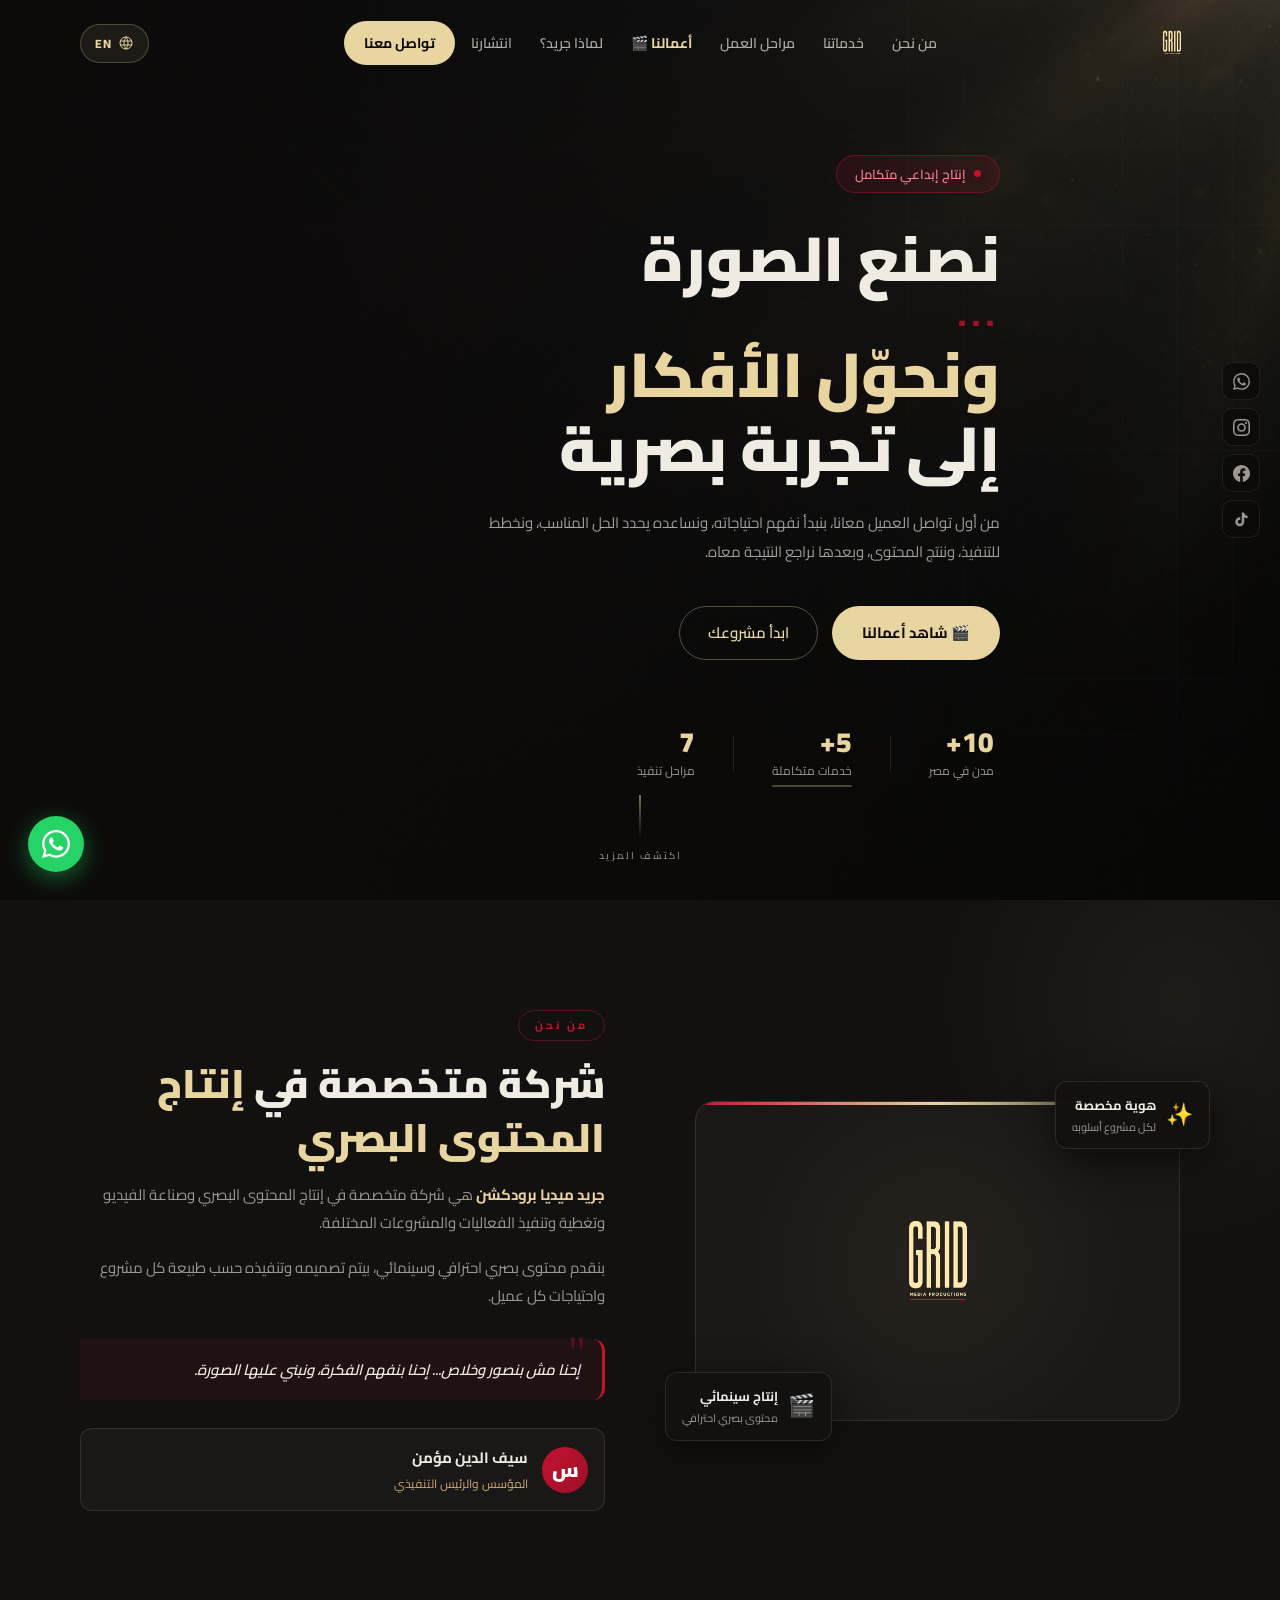
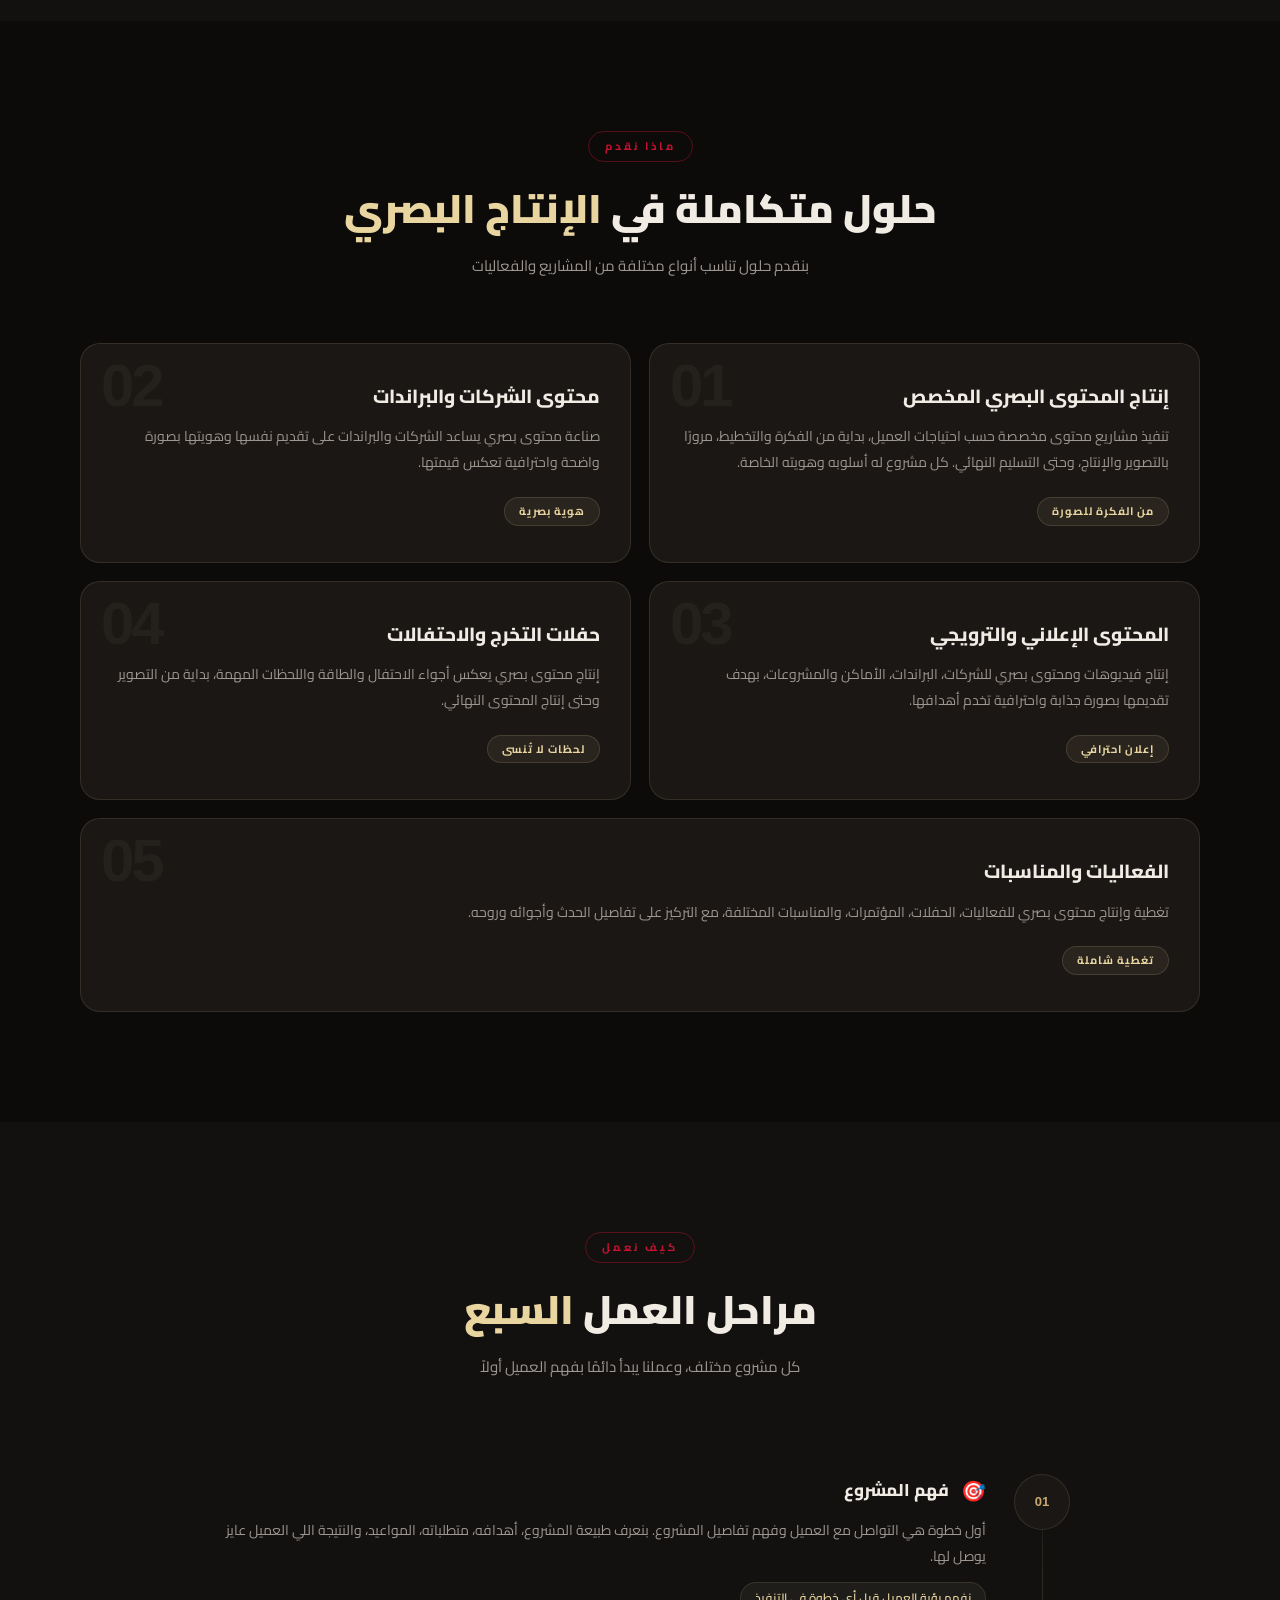
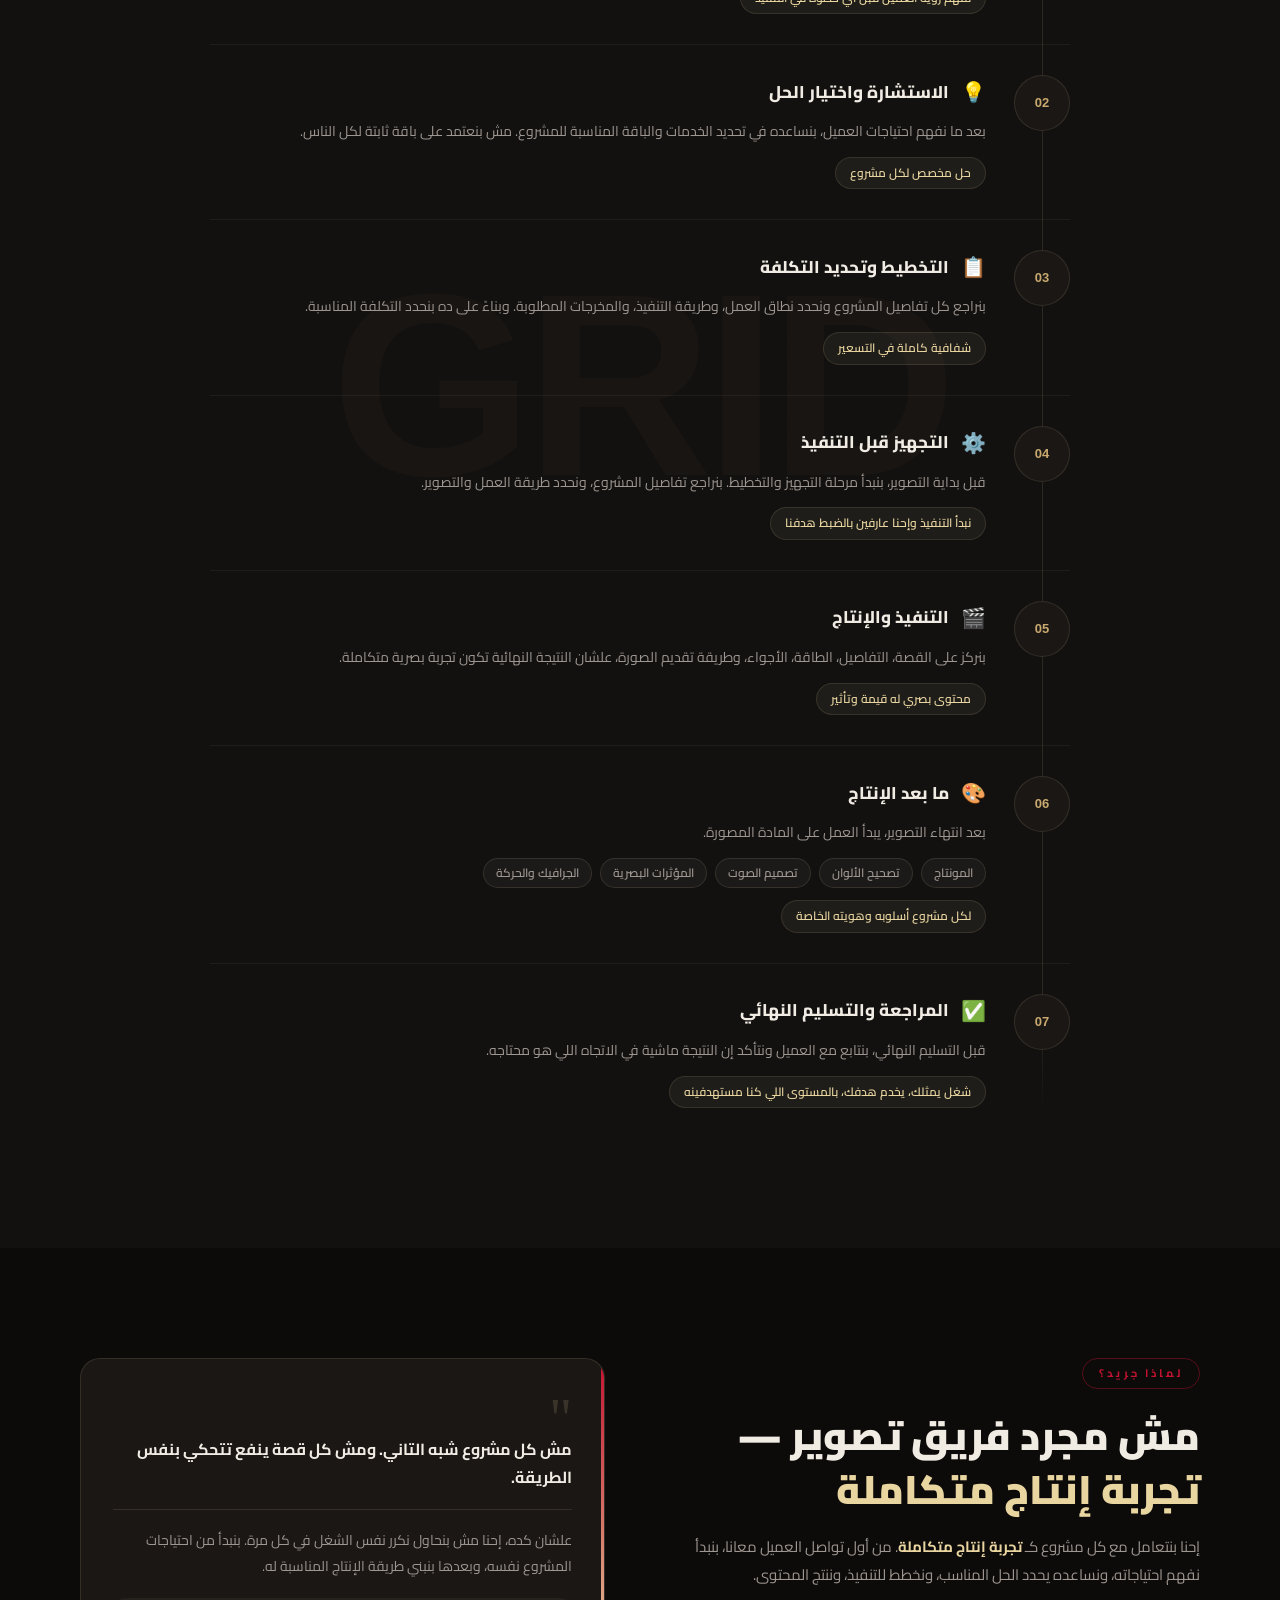
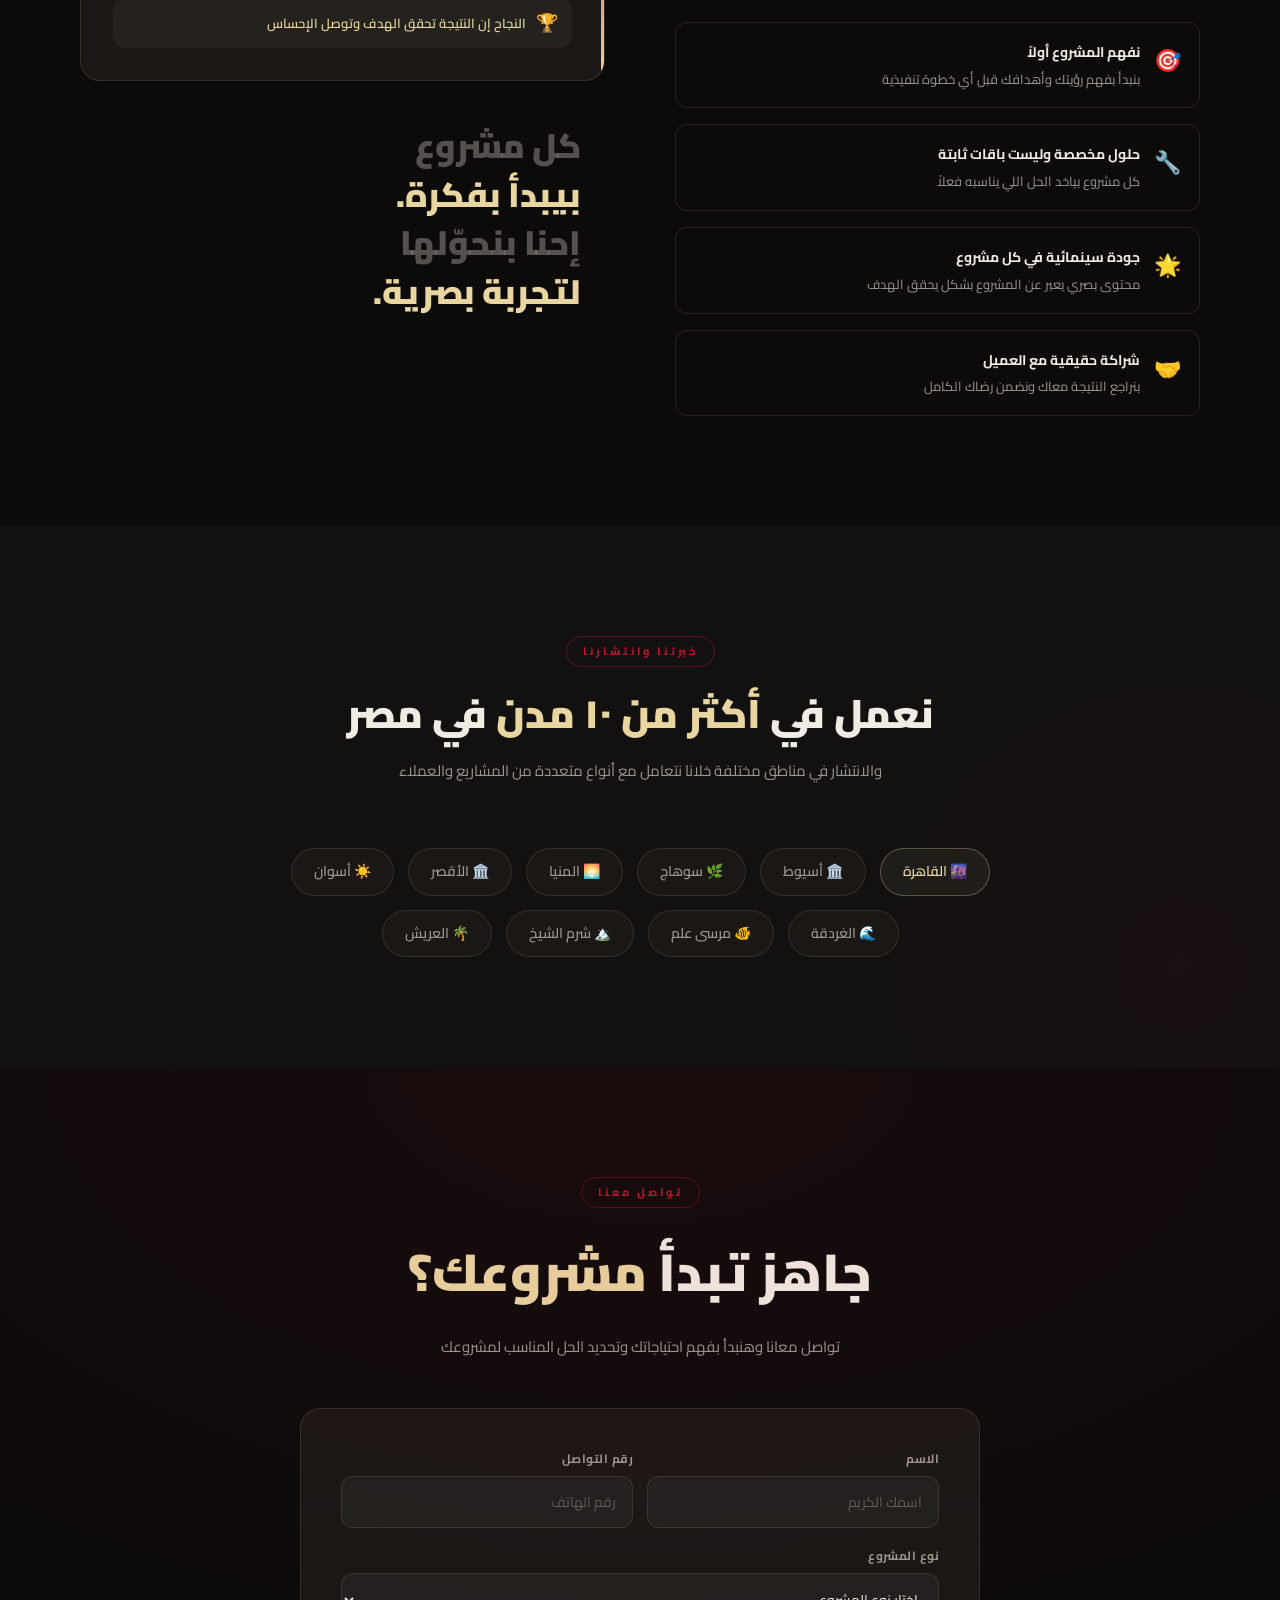
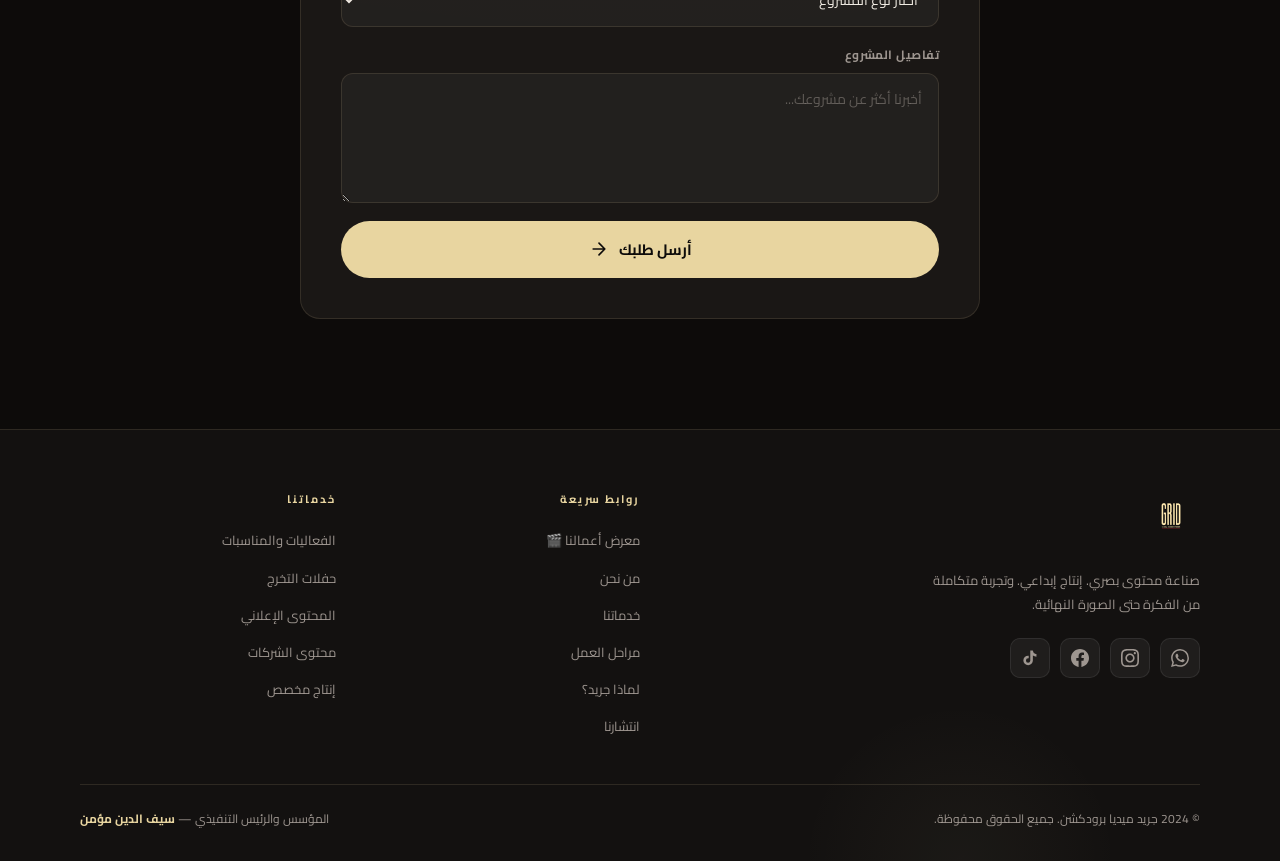
<file: index.html>
<!DOCTYPE html>
<html lang="ar" dir="rtl">
<head>
  <meta charset="UTF-8" />
  <meta name="viewport" content="width=device-width, initial-scale=1.0" />
  <title>جريد ميديا برودكشن | صناعة المحتوى البصري والإنتاج الإبداعي</title>
  <meta name="description" content="جريد ميديا برودكشن — شركة متخصصة في إنتاج المحتوى البصري وصناعة الفيديو وتغطية الفعاليات. نحوّل الأفكار إلى تجربة بصرية متكاملة." />
  <link rel="preconnect" href="https://fonts.googleapis.com" />
  <link rel="preconnect" href="https://fonts.gstatic.com" crossorigin />
  <link href="https://fonts.googleapis.com/css2?family=Cairo:wght@300;400;600;700;900&family=Tajawal:wght@300;400;500;700;900&display=swap" rel="stylesheet" />
  <link rel="stylesheet" href="style.css" />
</head>
<body>
  <nav class="navbar" id="navbar">
    <div class="nav-container">
      <a href="#home" class="nav-logo">
        <img src="Grid.png" alt="Grid Media Productions" class="logo-img" />
      </a>
      <ul class="nav-links" id="navLinks">
        <li><a href="#about" class="nav-link" data-ar="من نحن" data-en="About Us">من نحن</a></li>
        <li><a href="#services" class="nav-link" data-ar="خدماتنا" data-en="Services">خدماتنا</a></li>
        <li><a href="#process" class="nav-link" data-ar="مراحل العمل" data-en="Our Process">مراحل العمل</a></li>
        <li><a href="portfolio.html" class="nav-link nav-highlight" data-ar="أعمالنا 🎬" data-en="Our Work 🎬">أعمالنا 🎬</a></li>
        <li><a href="#why" class="nav-link" data-ar="لماذا جريد؟" data-en="Why Grid?">لماذا جريد؟</a></li>
        <li><a href="#cities" class="nav-link" data-ar="انتشارنا" data-en="Our Reach">انتشارنا</a></li>
        <li><a href="#contact" class="nav-cta" data-ar="تواصل معنا" data-en="Contact Us">تواصل معنا</a></li>
      </ul>
      <div class="nav-actions">
        <button class="lang-toggle" id="langToggle" aria-label="Switch Language" title="Switch to English">
          <svg class="lang-icon" viewBox="0 0 24 24" fill="none" xmlns="http://www.w3.org/2000/svg">
            <circle cx="12" cy="12" r="9" stroke="currentColor" stroke-width="1.5"/>
            <path d="M12 3C12 3 9 7 9 12C9 17 12 21 12 21" stroke="currentColor" stroke-width="1.5" stroke-linecap="round"/>
            <path d="M12 3C12 3 15 7 15 12C15 17 12 21 12 21" stroke="currentColor" stroke-width="1.5" stroke-linecap="round"/>
            <path d="M3.5 9H20.5M3.5 15H20.5" stroke="currentColor" stroke-width="1.5" stroke-linecap="round"/>
          </svg>
          <span class="lang-label" id="langLabel">EN</span>
        </button>
        <button class="hamburger" id="hamburger" aria-label="قائمة التنقل">
          <span></span><span></span><span></span>
        </button>
      </div>
    </div>
  </nav>
  <section class="hero" id="home">
    <div class="hero-bg">
      <img src="hero_bg.jpg" alt="" class="hero-bg-img" />
      <div class="hero-overlay"></div>
    </div>
    <div class="hero-wrapper">
    <div class="hero-content">
      <div class="hero-badge">
        <span class="badge-dot"></span><span id="heroBadgeText">إنتاج إبداعي متكامل</span>
      </div>
      <h1 class="hero-title">
        <span class="title-line" id="heroTitle1">نصنع الصورة</span>
        <span class="title-sep">...</span>
        <span class="title-line gold" id="heroTitle2">ونحوّل الأفكار</span>
        <span class="title-line" id="heroTitle3">إلى تجربة بصرية</span>
      </h1>
      <p class="hero-sub" id="heroSub">من أول تواصل العميل معانا، بنبدأ نفهم احتياجاته، ونساعده يحدد الحل المناسب، ونخطط للتنفيذ، وننتج المحتوى، وبعدها نراجع النتيجة معاه.</p>
      <div class="hero-actions">
        <a href="portfolio.html" class="btn-primary" id="hero-portfolio-btn"><span data-ar="🎬 شاهد أعمالنا" data-en="🎬 View Our Work">🎬 شاهد أعمالنا</span></a>
        <a href="#contact" class="btn-ghost" id="hero-cta"><span id="heroCta1">ابدأ مشروعك</span></a>
      </div>
      <div class="hero-stats">
        <a href="#cities" class="stat-item" title="خبرتنا وانتشارنا"><span class="stat-num" id="stat1Num">10+</span><span class="stat-label" id="stat1Label">مدن في مصر</span></a>
        <div class="stat-divider"></div>
        <a href="#services" class="stat-item stat-services-link" id="statServicesBtn" title="عرض الـ 5 خدمات"><span class="stat-num" id="stat2Num">5+</span><span class="stat-label" id="stat2Label">خدمات متكاملة</span></a>
        <div class="stat-divider"></div>
        <a href="#process" class="stat-item" title="مراحل العمل"><span class="stat-num" id="stat3Num">7</span><span class="stat-label" id="stat3Label">مراحل تنفيذ</span></a>
      </div>
    </div>
    </div>
    <a href="#about" class="hero-scroll" aria-label="انزل للأسفل"><span class="scroll-line"></span><span class="scroll-text" id="heroScrollText">اكتشف المزيد</span></a>
  </section>
  <section class="about" id="about">
    <div class="container">
      <div class="about-grid">
        <div class="about-visual">
          <div class="about-card-big">
            <div class="card-accent-line"></div>
            <img src="Grid.png" alt="جريد ميديا برودكشن" class="about-logo-large" />
            <div class="card-glow"></div>
          </div>
          <div class="about-float-card">
            <span class="float-icon">🎬</span>
            <div><p class="float-title" id="floatTitle1">إنتاج سينمائي</p><p class="float-sub" id="floatSub1">محتوى بصري احترافي</p></div>
          </div>
          <div class="about-float-card card-2">
            <span class="float-icon">✨</span>
            <div><p class="float-title" id="floatTitle2">هوية مخصصة</p><p class="float-sub" id="floatSub2">لكل مشروع أسلوبه</p></div>
          </div>
        </div>
        <div class="about-content">
          <div class="section-label" id="aboutLabel">من نحن</div>
          <h2 class="section-title" id="aboutTitle">شركة متخصصة في <span class="text-gold">إنتاج المحتوى البصري</span></h2>
          <p class="about-text" id="aboutText1"><strong>جريد ميديا برودكشن</strong> هي شركة متخصصة في إنتاج المحتوى البصري وصناعة الفيديو وتغطية وتنفيذ الفعاليات والمشروعات المختلفة.</p>
          <p class="about-text" id="aboutText2">بنقدم محتوى بصري احترافي وسينمائي، بيتم تصميمه وتنفيذه حسب طبيعة كل مشروع واحتياجات كل عميل.</p>
          <div class="about-quote">
            <span class="quote-mark">"</span>
            <p id="aboutQuote">إحنا مش بنصور وخلاص... إحنا بنفهم الفكرة، ونبني عليها الصورة.</p>
          </div>
          <div class="about-founder">
            <div class="founder-avatar"><span>س</span></div>
            <div><p class="founder-name" id="founderName">سيف الدين مؤمن</p><p class="founder-title" id="founderTitle">المؤسس والرئيس التنفيذي</p></div>
          </div>
        </div>
      </div>
    </div>
  </section>
  <section class="services" id="services">
    <div class="container">
      <div class="section-header">
        <div class="section-label" id="servicesLabel">ماذا نقدم</div>
        <h2 class="section-title" id="servicesTitle">حلول متكاملة في <span class="text-gold">الإنتاج البصري</span></h2>
        <p class="section-desc" id="servicesDesc">بنقدم حلول تناسب أنواع مختلفة من المشاريع والفعاليات</p>
      </div>
      <div class="services-grid">
        <div class="service-card" id="svc-1">
          <div class="service-num">01</div>
          <h3 class="service-title" id="svc1Title">إنتاج المحتوى البصري المخصص</h3>
          <p class="service-desc" id="svc1Desc">تنفيذ مشاريع محتوى مخصصة حسب احتياجات العميل، بداية من الفكرة والتخطيط، مرورًا بالتصوير والإنتاج، وحتى التسليم النهائي. كل مشروع له أسلوبه وهويته الخاصة.</p>
          <div class="service-tag" id="svc1Tag">من الفكرة للصورة</div>
        </div>
        <div class="service-card" id="svc-2">
          <div class="service-num">02</div>
          <h3 class="service-title" id="svc2Title">محتوى الشركات والبراندات</h3>
          <p class="service-desc" id="svc2Desc">صناعة محتوى بصري يساعد الشركات والبراندات على تقديم نفسها وهويتها بصورة واضحة واحترافية تعكس قيمتها.</p>
          <div class="service-tag" id="svc2Tag">هوية بصرية</div>
        </div>
        <div class="service-card" id="svc-3">
          <div class="service-num">03</div>
          <h3 class="service-title" id="svc3Title">المحتوى الإعلاني والترويجي</h3>
          <p class="service-desc" id="svc3Desc">إنتاج فيديوهات ومحتوى بصري للشركات، البراندات، الأماكن والمشروعات، بهدف تقديمها بصورة جذابة واحترافية تخدم أهدافها.</p>
          <div class="service-tag" id="svc3Tag">إعلان احترافي</div>
        </div>
        <div class="service-card" id="svc-4">
          <div class="service-num">04</div>
          <h3 class="service-title" id="svc4Title">حفلات التخرج والاحتفالات</h3>
          <p class="service-desc" id="svc4Desc">إنتاج محتوى بصري يعكس أجواء الاحتفال والطاقة واللحظات المهمة، بداية من التصوير وحتى إنتاج المحتوى النهائي.</p>
          <div class="service-tag" id="svc4Tag">لحظات لا تُنسى</div>
        </div>
        <div class="service-card service-card-wide" id="svc-5">
          <div class="service-num">05</div>
          <h3 class="service-title" id="svc5Title">الفعاليات والمناسبات</h3>
          <p class="service-desc" id="svc5Desc">تغطية وإنتاج محتوى بصري للفعاليات، الحفلات، المؤتمرات، والمناسبات المختلفة، مع التركيز على تفاصيل الحدث وأجوائه وروحه.</p>
          <div class="service-tag" id="svc5Tag">تغطية شاملة</div>
        </div>
      </div>
    </div>
  </section>
  <section class="process" id="process">
    <div class="process-bg-text">GRID</div>
    <div class="container">
      <div class="section-header">
        <div class="section-label" id="processLabel">كيف نعمل</div>
        <h2 class="section-title" id="processTitle">مراحل العمل <span class="text-gold">السبع</span></h2>
        <p class="section-desc" id="processDesc">كل مشروع مختلف، وعملنا يبدأ دائمًا بفهم العميل أولاً</p>
      </div>
      <div class="process-timeline">
        <div class="process-step" id="step-1">
          <div class="step-number"><span>01</span></div>
          <div class="step-content">
            <div class="step-header"><div class="step-icon">🎯</div><h3 class="step-title" id="step1Title">فهم المشروع</h3></div>
            <p class="step-desc" id="step1Desc">أول خطوة هي التواصل مع العميل وفهم تفاصيل المشروع. بنعرف طبيعة المشروع، أهدافه، متطلباته، المواعيد، والنتيجة اللي العميل عايز يوصل لها.</p>
            <div class="step-highlight" id="step1High">نفهم رؤية العميل قبل أي خطوة في التنفيذ</div>
          </div>
        </div>
        <div class="process-step step-alt" id="step-2">
          <div class="step-number"><span>02</span></div>
          <div class="step-content">
            <div class="step-header"><div class="step-icon">💡</div><h3 class="step-title" id="step2Title">الاستشارة واختيار الحل</h3></div>
            <p class="step-desc" id="step2Desc">بعد ما نفهم احتياجات العميل، بنساعده في تحديد الخدمات والباقة المناسبة للمشروع. مش بنعتمد على باقة ثابتة لكل الناس.</p>
            <div class="step-highlight" id="step2High">حل مخصص لكل مشروع</div>
          </div>
        </div>
        <div class="process-step" id="step-3">
          <div class="step-number"><span>03</span></div>
          <div class="step-content">
            <div class="step-header"><div class="step-icon">📋</div><h3 class="step-title" id="step3Title">التخطيط وتحديد التكلفة</h3></div>
            <p class="step-desc" id="step3Desc">بنراجع كل تفاصيل المشروع ونحدد نطاق العمل، وطريقة التنفيذ، والمخرجات المطلوبة. وبناءً على ده بنحدد التكلفة المناسبة.</p>
            <div class="step-highlight" id="step3High">شفافية كاملة في التسعير</div>
          </div>
        </div>
        <div class="process-step step-alt" id="step-4">
          <div class="step-number"><span>04</span></div>
          <div class="step-content">
            <div class="step-header"><div class="step-icon">⚙️</div><h3 class="step-title" id="step4Title">التجهيز قبل التنفيذ</h3></div>
            <p class="step-desc" id="step4Desc">قبل بداية التصوير، بنبدأ مرحلة التجهيز والتخطيط. بنراجع تفاصيل المشروع، ونحدد طريقة العمل والتصوير.</p>
            <div class="step-highlight" id="step4High">نبدأ التنفيذ وإحنا عارفين بالضبط هدفنا</div>
          </div>
        </div>
        <div class="process-step" id="step-5">
          <div class="step-number"><span>05</span></div>
          <div class="step-content">
            <div class="step-header"><div class="step-icon">🎬</div><h3 class="step-title" id="step5Title">التنفيذ والإنتاج</h3></div>
            <p class="step-desc" id="step5Desc">بنركز على القصة، التفاصيل، الطاقة، الأجواء، وطريقة تقديم الصورة، علشان النتيجة النهائية تكون تجربة بصرية متكاملة.</p>
            <div class="step-highlight" id="step5High">محتوى بصري له قيمة وتأثير</div>
          </div>
        </div>
        <div class="process-step step-alt" id="step-6">
          <div class="step-number"><span>06</span></div>
          <div class="step-content">
            <div class="step-header"><div class="step-icon">🎨</div><h3 class="step-title" id="step6Title">ما بعد الإنتاج</h3></div>
            <p class="step-desc" id="step6Desc">بعد انتهاء التصوير، يبدأ العمل على المادة المصورة.</p>
            <div class="post-tags">
              <span class="post-tag">المونتاج</span>
              <span class="post-tag">تصحيح الألوان</span>
              <span class="post-tag">تصميم الصوت</span>
              <span class="post-tag">المؤثرات البصرية</span>
              <span class="post-tag">الجرافيك والحركة</span>
            </div>
            <div class="step-highlight" id="step6High">لكل مشروع أسلوبه وهويته الخاصة</div>
          </div>
        </div>
        <div class="process-step" id="step-7">
          <div class="step-number"><span>07</span></div>
          <div class="step-content">
            <div class="step-header"><div class="step-icon">✅</div><h3 class="step-title" id="step7Title">المراجعة والتسليم النهائي</h3></div>
            <p class="step-desc" id="step7Desc">قبل التسليم النهائي، بنتابع مع العميل ونتأكد إن النتيجة ماشية في الاتجاه اللي هو محتاجه.</p>
            <div class="step-highlight" id="step7High">شغل يمثلك، يخدم هدفك، بالمستوى اللي كنا مستهدفينه</div>
          </div>
        </div>
      </div>
    </div>
  </section>
  <section class="why" id="why">
    <div class="container">
      <div class="why-grid">
        <div class="why-content">
          <div class="section-label" id="whyLabel">لماذا جريد؟</div>
          <h2 class="section-title" id="whyTitle">مش مجرد فريق تصوير — <span class="text-gold">تجربة إنتاج متكاملة</span></h2>
          <p class="why-text" id="whyText">إحنا بنتعامل مع كل مشروع كـ <strong>تجربة إنتاج متكاملة</strong>. من أول تواصل العميل معانا، بنبدأ نفهم احتياجاته، ونساعده يحدد الحل المناسب، ونخطط للتنفيذ، وننتج المحتوى.</p>
          <div class="why-points">
            <div class="why-point" id="wp-1"><div class="why-point-icon">🎯</div><div><h4 id="wp1Title">نفهم المشروع أولاً</h4><p id="wp1Desc">بنبدأ بفهم رؤيتك وأهدافك قبل أي خطوة تنفيذية</p></div></div>
            <div class="why-point" id="wp-2"><div class="why-point-icon">🔧</div><div><h4 id="wp2Title">حلول مخصصة وليست باقات ثابتة</h4><p id="wp2Desc">كل مشروع بياخد الحل اللي يناسبه فعلاً</p></div></div>
            <div class="why-point" id="wp-3"><div class="why-point-icon">🌟</div><div><h4 id="wp3Title">جودة سينمائية في كل مشروع</h4><p id="wp3Desc">محتوى بصري يعبر عن المشروع بشكل يحقق الهدف</p></div></div>
            <div class="why-point" id="wp-4"><div class="why-point-icon">🤝</div><div><h4 id="wp4Title">شراكة حقيقية مع العميل</h4><p id="wp4Desc">بنراجع النتيجة معاك ونضمن رضاك الكامل</p></div></div>
          </div>
        </div>
        <div class="why-visual">
          <div class="philosophy-card">
            <div class="phi-quote-mark">"</div>
            <p class="phi-text" id="phiText">مش كل مشروع شبه التاني. ومش كل قصة ينفع تتحكي بنفس الطريقة.</p>
            <div class="phi-divider"></div>
            <p class="phi-sub" id="phiSub">علشان كده، إحنا مش بنحاول نكرر نفس الشغل في كل مرة. بنبدأ من احتياجات المشروع نفسه، وبعدها بنبني طريقة الإنتاج المناسبة له.</p>
            <div class="phi-result"><span class="phi-icon">🏆</span><span id="phiResult">النجاح إن النتيجة تحقق الهدف وتوصل الإحساس</span></div>
          </div>
          <div class="big-tagline">
            <span class="tagline-line" id="tagline1">كل مشروع</span>
            <span class="tagline-line gold" id="tagline2">بيبدأ بفكرة.</span>
            <span class="tagline-line" id="tagline3">إحنا بنحوّلها</span>
            <span class="tagline-line gold" id="tagline4">لتجربة بصرية.</span>
          </div>
        </div>
      </div>
    </div>
  </section>
  <section class="cities" id="cities">
    <div class="container">
      <div class="section-header">
        <div class="section-label" id="citiesLabel">خبرتنا وانتشارنا</div>
        <h2 class="section-title" id="citiesTitle">نعمل في <span class="text-gold">أكثر من ١٠ مدن</span> في مصر</h2>
        <p class="section-desc" id="citiesDesc">والانتشار في مناطق مختلفة خلانا نتعامل مع أنواع متعددة من المشاريع والعملاء</p>
      </div>
      <div class="cities-wrap">
        <div class="cities-list">
          <div class="city-pill gold" id="city-cairo">🌆 القاهرة</div>
          <div class="city-pill" id="city-asyut">🏛️ أسيوط</div>
          <div class="city-pill" id="city-sohag">🌿 سوهاج</div>
          <div class="city-pill" id="city-minya">🌅 المنيا</div>
          <div class="city-pill" id="city-luxor">🏛️ الأقصر</div>
          <div class="city-pill" id="city-aswan">☀️ أسوان</div>
          <div class="city-pill" id="city-hurghada">🌊 الغردقة</div>
          <div class="city-pill" id="city-marsa">🐠 مرسى علم</div>
          <div class="city-pill" id="city-sharm">🏔️ شرم الشيخ</div>
          <div class="city-pill" id="city-arish">🌴 العريش</div>
        </div>
      </div>
    </div>
  </section>
  <section class="contact" id="contact">
    <div class="contact-bg"></div>
    <div class="container">
      <div class="contact-inner">
        <div class="section-label" id="contactLabel">تواصل معنا</div>
        <h2 class="contact-title" id="contactTitle">جاهز تبدأ <span class="text-gold">مشروعك؟</span></h2>
        <p class="contact-sub" id="contactSub">تواصل معانا وهنبدأ بفهم احتياجاتك وتحديد الحل المناسب لمشروعك</p>
        <div class="contact-card">
          <form class="contact-form" id="contactForm" novalidate>
            <div class="form-row">
              <div class="form-group">
                <label for="name" id="nameLabel">الاسم</label>
                <input type="text" id="name" name="name" placeholder="اسمك الكريم" required />
              </div>
              <div class="form-group">
                <label for="phone" id="phoneLabel">رقم التواصل</label>
                <input type="tel" id="phone" name="phone" placeholder="رقم الهاتف" required />
              </div>
            </div>
            <div class="form-group">
              <label for="project-type" id="projectLabel">نوع المشروع</label>
              <select id="project-type" name="project-type" required>
                <option value="" disabled selected>اختار نوع المشروع</option>
                <option value="event">فعاليات ومناسبات</option>
                <option value="graduation">حفلات تخرج</option>
                <option value="ad">محتوى إعلاني وترويجي</option>
                <option value="brand">محتوى الشركات والبراندات</option>
                <option value="custom">إنتاج محتوى مخصص</option>
                <option value="other">أخرى</option>
              </select>
            </div>
            <div class="form-group">
              <label for="message" id="msgLabel">تفاصيل المشروع</label>
              <textarea id="message" name="message" rows="4" placeholder="أخبرنا أكثر عن مشروعك..."></textarea>
            </div>
            <button type="submit" class="btn-primary btn-full" id="submit-btn">
              <span id="submitBtnText">أرسل طلبك</span>
              <svg width="20" height="20" viewBox="0 0 24 24" fill="none"><path d="M5 12H19M19 12L12 5M19 12L12 19" stroke="currentColor" stroke-width="2" stroke-linecap="round" stroke-linejoin="round"/></svg>
            </button>
          </form>
          <div class="form-success" id="formSuccess" style="display:none;">
            <div class="success-icon">✅</div>
            <h3 id="successTitle">تم إرسال طلبك!</h3>
            <p id="successMsg">سنتواصل معك في أقرب وقت ممكن لبدء رحلة مشروعك.</p>
          </div>
        </div>
      </div>
    </div>
  </section>
  <footer class="footer">
    <div class="container">
      <div class="footer-top">
        <div class="footer-brand">
          <img src="Grid.png" alt="جريد ميديا برودكشن" class="footer-logo" />
          <p class="footer-tagline" id="footerTagline">صناعة محتوى بصري. إنتاج إبداعي. وتجربة متكاملة من الفكرة حتى الصورة النهائية.</p>
          <div class="footer-social">
            <a href="https://wa.me/201147670788" target="_blank" rel="noopener" class="social-link social-whatsapp" aria-label="WhatsApp">
              <svg viewBox="0 0 24 24" fill="currentColor"><path d="M17.472 14.382c-.297-.149-1.758-.867-2.03-.967-.273-.099-.471-.148-.67.15-.197.297-.767.966-.94 1.164-.173.199-.347.223-.644.075-.297-.15-1.255-.463-2.39-1.475-.883-.788-1.48-1.761-1.653-2.059-.173-.297-.018-.458.13-.606.134-.133.298-.347.446-.52.149-.174.198-.298.298-.497.099-.198.05-.371-.025-.52-.075-.149-.669-1.612-.916-2.207-.242-.579-.487-.5-.669-.51-.173-.008-.371-.01-.57-.01-.198 0-.52.074-.792.372-.272.297-1.04 1.016-1.04 2.479 0 1.462 1.065 2.875 1.213 3.074.149.198 2.096 3.2 5.077 4.487.709.306 1.262.489 1.694.625.712.227 1.36.195 1.871.118.571-.085 1.758-.719 2.006-1.413.248-.694.248-1.289.173-1.413-.074-.124-.272-.198-.57-.347m-5.421 7.403h-.004a9.87 9.87 0 01-5.031-1.378l-.361-.214-3.741.982.998-3.648-.235-.374a9.86 9.86 0 01-1.51-5.26c.001-5.45 4.436-9.884 9.888-9.884 2.64 0 5.122 1.03 6.988 2.898a9.825 9.825 0 012.893 6.994c-.003 5.45-4.437 9.884-9.885 9.884m8.413-18.297A11.815 11.815 0 0012.05 0C5.495 0 .16 5.335.157 11.892c0 2.096.547 4.142 1.588 5.945L.057 24l6.305-1.654a11.882 11.882 0 005.683 1.448h.005c6.554 0 11.89-5.335 11.893-11.893a11.821 11.821 0 00-3.48-8.413z"/></svg>
            </a>
            <a href="https://www.instagram.com/_gridmedia_" target="_blank" rel="noopener" class="social-link social-instagram" aria-label="Instagram">
              <svg viewBox="0 0 24 24" fill="currentColor"><path d="M12 2.163c3.204 0 3.584.012 4.85.07 3.252.148 4.771 1.691 4.919 4.919.058 1.265.069 1.645.069 4.849 0 3.205-.012 3.584-.069 4.849-.149 3.225-1.664 4.771-4.919 4.919-1.266.058-1.644.07-4.85.07-3.204 0-3.584-.012-4.849-.07-3.26-.149-4.771-1.699-4.919-4.92-.058-1.265-.07-1.644-.07-4.849 0-3.204.013-3.583.07-4.849.149-3.227 1.664-4.771 4.919-4.919 1.266-.057 1.645-.069 4.849-.069zm0-2.163c-3.259 0-3.667.014-4.947.072-4.358.2-6.78 2.618-6.98 6.98-.059 1.281-.073 1.689-.073 4.948 0 3.259.014 3.668.072 4.948.2 4.358 2.618 6.78 6.98 6.98 1.281.058 1.689.072 4.948.072 3.259 0 3.668-.014 4.948-.072 4.354-.2 6.782-2.618 6.979-6.98.059-1.28.073-1.689.073-4.948 0-3.259-.014-3.667-.072-4.947-.196-4.354-2.617-6.78-6.979-6.98-1.281-.059-1.69-.073-4.949-.073zm0 5.838c-3.403 0-6.162 2.759-6.162 6.162s2.759 6.163 6.162 6.163 6.162-2.759 6.162-6.163c0-3.403-2.759-6.162-6.162-6.162zm0 10.162c-2.209 0-4-1.79-4-4 0-2.209 1.791-4 4-4s4 1.791 4 4c0 2.21-1.791 4-4 4zm6.406-11.845c-.796 0-1.441.645-1.441 1.44s.645 1.44 1.441 1.44c.795 0 1.439-.645 1.439-1.44s-.644-1.44-1.439-1.44z"/></svg>
            </a>
            <a href="https://www.facebook.com/profile.php?id=61576882616830" target="_blank" rel="noopener" class="social-link social-facebook" aria-label="Facebook">
              <svg viewBox="0 0 24 24" fill="currentColor"><path d="M24 12.073c0-6.627-5.373-12-12-12s-12 5.373-12 12c0 5.99 4.388 10.954 10.125 11.854v-8.385H7.078v-3.47h3.047V9.43c0-3.007 1.792-4.669 4.533-4.669 1.312 0 2.686.235 2.686.235v2.953H15.83c-1.491 0-1.956.925-1.956 1.874v2.25h3.328l-.532 3.47h-2.796v8.385C19.612 23.027 24 18.062 24 12.073z"/></svg>
            </a>
            <a href="https://www.tiktok.com/@gridmediaa" target="_blank" rel="noopener" class="social-link social-tiktok" aria-label="TikTok">
              <svg viewBox="0 0 24 24" fill="currentColor"><path d="M19.59 6.69a4.83 4.83 0 01-3.77-4.25V2h-3.45v13.67a2.89 2.89 0 01-2.88 2.5 2.89 2.89 0 01-2.89-2.89 2.89 2.89 0 012.89-2.89c.28 0 .54.04.79.1V9.01a6.34 6.34 0 00-.79-.05 6.34 6.34 0 00-6.34 6.34 6.34 6.34 0 006.34 6.34 6.34 6.34 0 006.33-6.34V8.69a8.18 8.18 0 004.78 1.52V6.76a4.85 4.85 0 01-1.01-.07z"/></svg>
            </a>
          </div>
        </div>
        <div class="footer-links-group">
          <h4 id="footerLinksTitle">روابط سريعة</h4>
          <ul>
            <li><a href="portfolio.html" data-ar="معرض أعمالنا 🎬" data-en="Our Portfolio 🎬">معرض أعمالنا 🎬</a></li>
            <li><a href="#about">من نحن</a></li>
            <li><a href="#services">خدماتنا</a></li>
            <li><a href="#process">مراحل العمل</a></li>
            <li><a href="#why">لماذا جريد؟</a></li>
            <li><a href="#cities">انتشارنا</a></li>
          </ul>
        </div>
        <div class="footer-links-group">
          <h4 id="footerServicesTitle">خدماتنا</h4>
          <ul>
            <li><a href="#services">الفعاليات والمناسبات</a></li>
            <li><a href="#services">حفلات التخرج</a></li>
            <li><a href="#services">المحتوى الإعلاني</a></li>
            <li><a href="#services">محتوى الشركات</a></li>
            <li><a href="#services">إنتاج مخصص</a></li>
          </ul>
        </div>
      </div>
      <div class="footer-bottom">
        <p class="footer-copy" id="footerCopy">© 2024 جريد ميديا برودكشن. جميع الحقوق محفوظة.</p>
        <p class="footer-founder" id="footerFounder">المؤسس والرئيس التنفيذي — <strong>سيف الدين مؤمن</strong></p>
      </div>
    </div>
  </footer>

  <!-- Floating WhatsApp Button -->
  <a href="https://wa.me/201147670788" target="_blank" rel="noopener" class="whatsapp-float" aria-label="تواصل عبر واتساب">
    <svg viewBox="0 0 24 24" fill="currentColor"><path d="M17.472 14.382c-.297-.149-1.758-.867-2.03-.967-.273-.099-.471-.148-.67.15-.197.297-.767.966-.94 1.164-.173.199-.347.223-.644.075-.297-.15-1.255-.463-2.39-1.475-.883-.788-1.48-1.761-1.653-2.059-.173-.297-.018-.458.13-.606.134-.133.298-.347.446-.52.149-.174.198-.298.298-.497.099-.198.05-.371-.025-.52-.075-.149-.669-1.612-.916-2.207-.242-.579-.487-.5-.669-.51-.173-.008-.371-.01-.57-.01-.198 0-.52.074-.792.372-.272.297-1.04 1.016-1.04 2.479 0 1.462 1.065 2.875 1.213 3.074.149.198 2.096 3.2 5.077 4.487.709.306 1.262.489 1.694.625.712.227 1.36.195 1.871.118.571-.085 1.758-.719 2.006-1.413.248-.694.248-1.289.173-1.413-.074-.124-.272-.198-.57-.347m-5.421 7.403h-.004a9.87 9.87 0 01-5.031-1.378l-.361-.214-3.741.982.998-3.648-.235-.374a9.86 9.86 0 01-1.51-5.26c.001-5.45 4.436-9.884 9.888-9.884 2.64 0 5.122 1.03 6.988 2.898a9.825 9.825 0 012.893 6.994c-.003 5.45-4.437 9.884-9.885 9.884m8.413-18.297A11.815 11.815 0 0012.05 0C5.495 0 .16 5.335.157 11.892c0 2.096.547 4.142 1.588 5.945L.057 24l6.305-1.654a11.882 11.882 0 005.683 1.448h.005c6.554 0 11.89-5.335 11.893-11.893a11.821 11.821 0 00-3.48-8.413z"/></svg>
    <span class="whatsapp-tooltip">تواصل معنا</span>
  </a>

  <!-- Floating Social Sidebar -->
  <div class="social-sidebar">
    <a href="https://wa.me/201147670788" target="_blank" rel="noopener" class="sidebar-social sidebar-whatsapp" aria-label="WhatsApp">
      <svg viewBox="0 0 24 24" fill="currentColor"><path d="M17.472 14.382c-.297-.149-1.758-.867-2.03-.967-.273-.099-.471-.148-.67.15-.197.297-.767.966-.94 1.164-.173.199-.347.223-.644.075-.297-.15-1.255-.463-2.39-1.475-.883-.788-1.48-1.761-1.653-2.059-.173-.297-.018-.458.13-.606.134-.133.298-.347.446-.52.149-.174.198-.298.298-.497.099-.198.05-.371-.025-.52-.075-.149-.669-1.612-.916-2.207-.242-.579-.487-.5-.669-.51-.173-.008-.371-.01-.57-.01-.198 0-.52.074-.792.372-.272.297-1.04 1.016-1.04 2.479 0 1.462 1.065 2.875 1.213 3.074.149.198 2.096 3.2 5.077 4.487.709.306 1.262.489 1.694.625.712.227 1.36.195 1.871.118.571-.085 1.758-.719 2.006-1.413.248-.694.248-1.289.173-1.413-.074-.124-.272-.198-.57-.347m-5.421 7.403h-.004a9.87 9.87 0 01-5.031-1.378l-.361-.214-3.741.982.998-3.648-.235-.374a9.86 9.86 0 01-1.51-5.26c.001-5.45 4.436-9.884 9.888-9.884 2.64 0 5.122 1.03 6.988 2.898a9.825 9.825 0 012.893 6.994c-.003 5.45-4.437 9.884-9.885 9.884m8.413-18.297A11.815 11.815 0 0012.05 0C5.495 0 .16 5.335.157 11.892c0 2.096.547 4.142 1.588 5.945L.057 24l6.305-1.654a11.882 11.882 0 005.683 1.448h.005c6.554 0 11.89-5.335 11.893-11.893a11.821 11.821 0 00-3.48-8.413z"/></svg>
    </a>
    <a href="https://www.instagram.com/_gridmedia_" target="_blank" rel="noopener" class="sidebar-social sidebar-instagram" aria-label="Instagram">
      <svg viewBox="0 0 24 24" fill="currentColor"><path d="M12 2.163c3.204 0 3.584.012 4.85.07 3.252.148 4.771 1.691 4.919 4.919.058 1.265.069 1.645.069 4.849 0 3.205-.012 3.584-.069 4.849-.149 3.225-1.664 4.771-4.919 4.919-1.266.058-1.644.07-4.85.07-3.204 0-3.584-.012-4.849-.07-3.26-.149-4.771-1.699-4.919-4.92-.058-1.265-.07-1.644-.07-4.849 0-3.204.013-3.583.07-4.849.149-3.227 1.664-4.771 4.919-4.919 1.266-.057 1.645-.069 4.849-.069zm0-2.163c-3.259 0-3.667.014-4.947.072-4.358.2-6.78 2.618-6.98 6.98-.059 1.281-.073 1.689-.073 4.948 0 3.259.014 3.668.072 4.948.2 4.358 2.618 6.78 6.98 6.98 1.281.058 1.689.072 4.948.072 3.259 0 3.668-.014 4.948-.072 4.354-.2 6.782-2.618 6.979-6.98.059-1.28.073-1.689.073-4.948 0-3.259-.014-3.667-.072-4.947-.196-4.354-2.617-6.78-6.979-6.98-1.281-.059-1.69-.073-4.949-.073zm0 5.838c-3.403 0-6.162 2.759-6.162 6.162s2.759 6.163 6.162 6.163 6.162-2.759 6.162-6.163c0-3.403-2.759-6.162-6.162-6.162zm0 10.162c-2.209 0-4-1.79-4-4 0-2.209 1.791-4 4-4s4 1.791 4 4c0 2.21-1.791 4-4 4zm6.406-11.845c-.796 0-1.441.645-1.441 1.44s.645 1.44 1.441 1.44c.795 0 1.439-.645 1.439-1.44s-.644-1.44-1.439-1.44z"/></svg>
    </a>
    <a href="https://www.facebook.com/profile.php?id=61576882616830" target="_blank" rel="noopener" class="sidebar-social sidebar-facebook" aria-label="Facebook">
      <svg viewBox="0 0 24 24" fill="currentColor"><path d="M24 12.073c0-6.627-5.373-12-12-12s-12 5.373-12 12c0 5.99 4.388 10.954 10.125 11.854v-8.385H7.078v-3.47h3.047V9.43c0-3.007 1.792-4.669 4.533-4.669 1.312 0 2.686.235 2.686.235v2.953H15.83c-1.491 0-1.956.925-1.956 1.874v2.25h3.328l-.532 3.47h-2.796v8.385C19.612 23.027 24 18.062 24 12.073z"/></svg>
    </a>
    <a href="https://www.tiktok.com/@gridmediaa" target="_blank" rel="noopener" class="sidebar-social sidebar-tiktok" aria-label="TikTok">
      <svg viewBox="0 0 24 24" fill="currentColor"><path d="M19.59 6.69a4.83 4.83 0 01-3.77-4.25V2h-3.45v13.67a2.89 2.89 0 01-2.88 2.5 2.89 2.89 0 01-2.89-2.89 2.89 2.89 0 012.89-2.89c.28 0 .54.04.79.1V9.01a6.34 6.34 0 00-.79-.05 6.34 6.34 0 00-6.34 6.34 6.34 6.34 0 006.34 6.34 6.34 6.34 0 006.33-6.34V8.69a8.18 8.18 0 004.78 1.52V6.76a4.85 4.85 0 01-1.01-.07z"/></svg>
    </a>
  </div>

  <script src="script.js"></script>
</body>
</html>
</file>
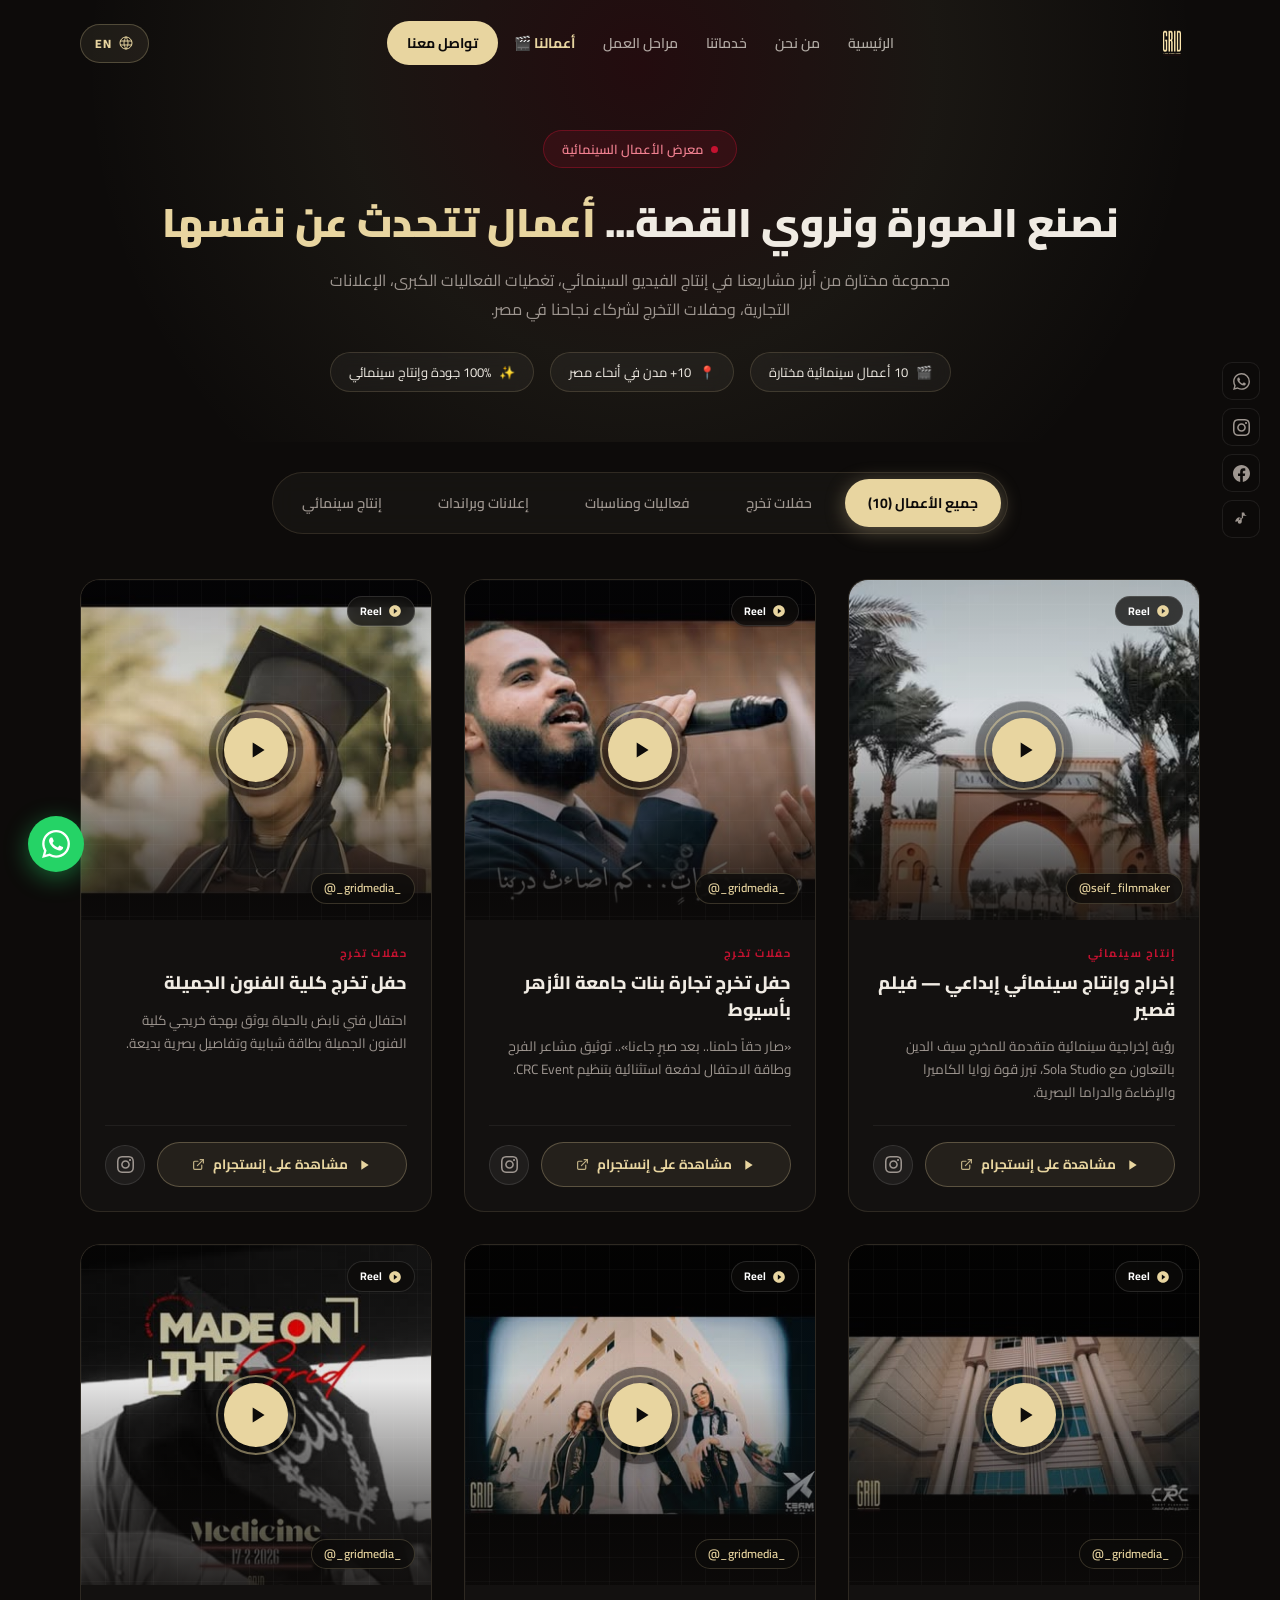
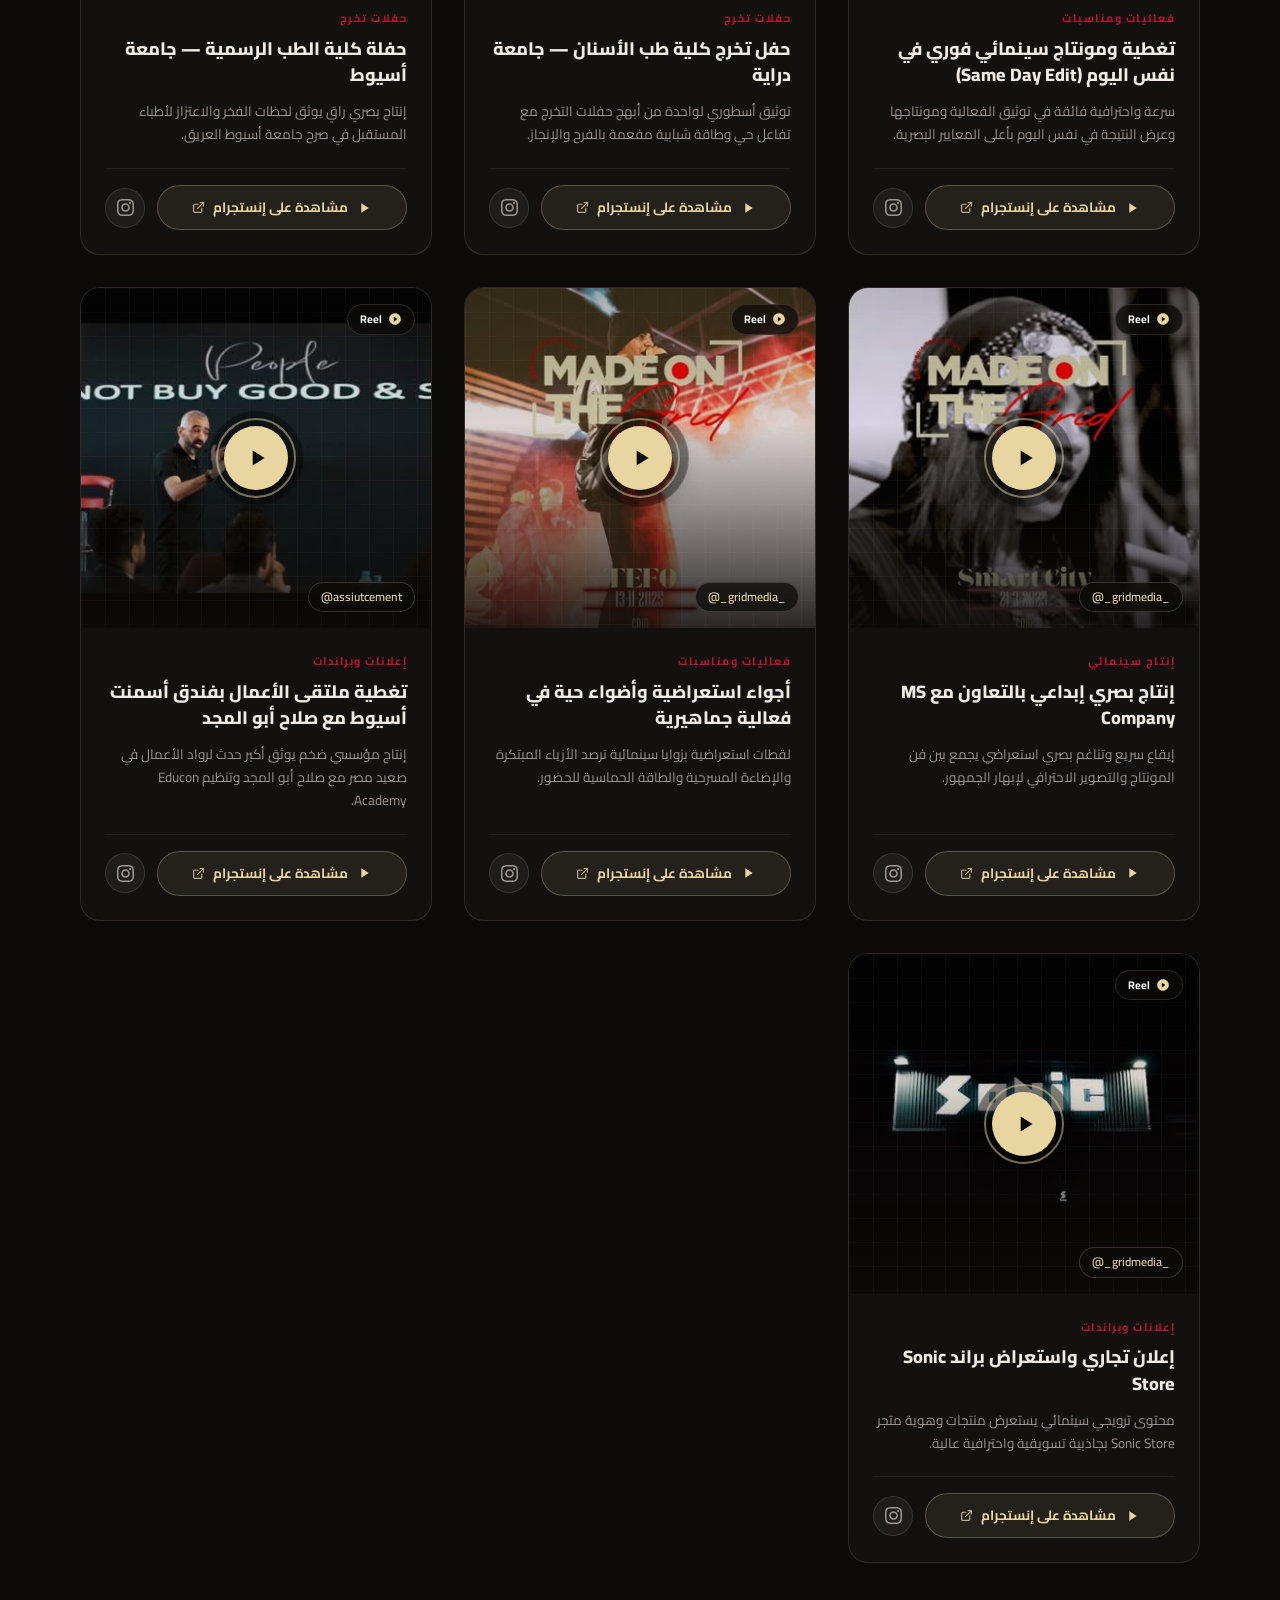
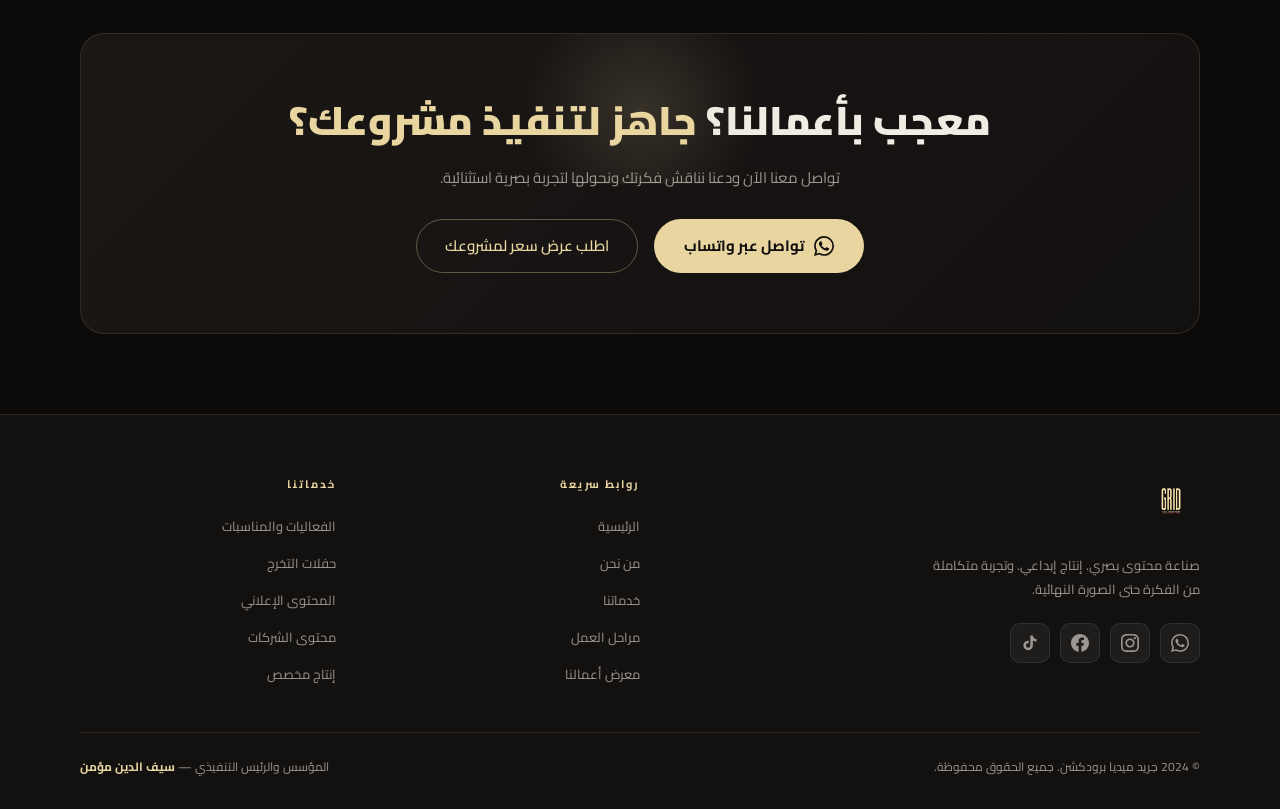
<file: portfolio.html>
<!DOCTYPE html>
<html lang="ar" dir="rtl">
<head>
  <meta charset="UTF-8" />
  <meta name="viewport" content="width=device-width, initial-scale=1.0" />
  <title>معرض أعمالنا | جريد ميديا برودكشن — إنتاج سينمائي وبصري</title>
  <meta name="description" content="استعرض أهم أعمال ومشاريع جريد ميديا برودكشن: فيديوهات سينمائية، تغطية فعاليات، إعلانات تجارية، وحفلات تخرج بمستوى إنتاج احترافي." />
  <link rel="preconnect" href="https://fonts.googleapis.com" />
  <link rel="preconnect" href="https://fonts.gstatic.com" crossorigin />
  <link href="https://fonts.googleapis.com/css2?family=Cairo:wght@300;400;600;700;900&family=Tajawal:wght@300;400;500;700;900&display=swap" rel="stylesheet" />
  <link rel="stylesheet" href="style.css" />
</head>
<body>
  <!-- Navigation Bar -->
  <nav class="navbar" id="navbar">
    <div class="nav-container">
      <a href="index.html" class="nav-logo">
        <img src="Grid.png" alt="جريد ميديا برودكشن" class="logo-img" />
      </a>
      <ul class="nav-links" id="navLinks">
        <li><a href="index.html" class="nav-link" data-ar="الرئيسية" data-en="Home">الرئيسية</a></li>
        <li><a href="index.html#about" class="nav-link" data-ar="من نحن" data-en="About Us">من نحن</a></li>
        <li><a href="index.html#services" class="nav-link" data-ar="خدماتنا" data-en="Services">خدماتنا</a></li>
        <li><a href="index.html#process" class="nav-link" data-ar="مراحل العمل" data-en="Our Process">مراحل العمل</a></li>
        <li><a href="portfolio.html" class="nav-link active nav-highlight" data-ar="أعمالنا 🎬" data-en="Our Work 🎬">أعمالنا 🎬</a></li>
        <li><a href="index.html#contact" class="nav-cta" data-ar="تواصل معنا" data-en="Contact Us">تواصل معنا</a></li>
      </ul>
      <div class="nav-actions">
        <button class="lang-toggle" id="langToggle" aria-label="Switch Language" title="Switch to English">
          <svg class="lang-icon" viewBox="0 0 24 24" fill="none" xmlns="http://www.w3.org/2000/svg">
            <circle cx="12" cy="12" r="9" stroke="currentColor" stroke-width="1.5"/>
            <path d="M12 3C12 3 9 7 9 12C9 17 12 21 12 21" stroke="currentColor" stroke-width="1.5" stroke-linecap="round"/>
            <path d="M12 3C12 3 15 7 15 12C15 17 12 21 12 21" stroke="currentColor" stroke-width="1.5" stroke-linecap="round"/>
            <path d="M3.5 9H20.5M3.5 15H20.5" stroke="currentColor" stroke-width="1.5" stroke-linecap="round"/>
          </svg>
          <span class="lang-label" id="langLabel">EN</span>
        </button>
        <button class="hamburger" id="hamburger" aria-label="قائمة التنقل">
          <span></span><span></span><span></span>
        </button>
      </div>
    </div>
  </nav>

  <!-- Portfolio Hero Section -->
  <section class="portfolio-hero">
    <div class="container">
      <div class="hero-badge">
        <span class="badge-dot"></span>
        <span id="portfolioBadgeText">معرض الأعمال السينمائية</span>
      </div>
      <h1 class="section-title" id="portfolioHeroTitle">
        نصنع الصورة ونروي القصة... <span class="text-gold">أعمال تتحدث عن نفسها</span>
      </h1>
      <p class="section-desc" id="portfolioHeroDesc">
        مجموعة مختارة من أبرز مشاريعنا في إنتاج الفيديو السينمائي، تغطيات الفعاليات الكبرى، الإعلانات التجارية، وحفلات التخرج لشركاء نجاحنا في مصر.
      </p>

      <div class="portfolio-stats-bar">
        <div class="portfolio-stat-pill">
          <span>🎬</span>
          <span id="statProjectsText">10 أعمال سينمائية مختارة</span>
        </div>
        <div class="portfolio-stat-pill">
          <span>📍</span>
          <span id="statCitiesText">10+ مدن في أنحاء مصر</span>
        </div>
        <div class="portfolio-stat-pill">
          <span>✨</span>
          <span id="statQualityText">100% جودة وإنتاج سينمائي</span>
        </div>
      </div>
    </div>
  </section>

  <!-- Filter Section -->
  <section class="portfolio-filter-section">
    <div class="container">
      <div class="portfolio-filters">
        <button class="filter-btn active" data-filter="all" data-ar="جميع الأعمال (10)" data-en="All Projects (10)">جميع الأعمال (10)</button>
        <button class="filter-btn" data-filter="graduation" data-ar="حفلات تخرج" data-en="Graduation Ceremonies">حفلات تخرج</button>
        <button class="filter-btn" data-filter="events" data-ar="فعاليات ومناسبات" data-en="Events & Occasions">فعاليات ومناسبات</button>
        <button class="filter-btn" data-filter="brands" data-ar="إعلانات وبراندات" data-en="Commercials & Brands">إعلانات وبراندات</button>
        <button class="filter-btn" data-filter="cinematic" data-ar="إنتاج سينمائي" data-en="Cinematic Production">إنتاج سينمائي</button>
      </div>
    </div>
  </section>

  <!-- Projects Grid -->
  <section class="portfolio-showcase">
    <div class="container">
      <div class="portfolio-grid" id="portfolioGrid">

        <!-- Project 1 -->
        <article class="project-card" data-category="cinematic" data-index="0">
          <a href="https://www.instagram.com/seif_filmmaker/reel/DEk2FchSjdp/" target="_blank" rel="noopener noreferrer" class="project-thumb-link" title="مشاهدة على إنستجرام">
            <div class="project-thumb">
              <img src="thumbs/reel_1.jpg" alt="فيلم قصير وإخراج سينمائي إبداعي" class="project-thumb-img" loading="lazy" />
              <div class="thumb-overlay"></div>
              <div class="thumb-grid-pattern"></div>
              <div class="thumb-reel-badge">
                <svg viewBox="0 0 24 24" fill="currentColor"><path d="M12 2C6.48 2 2 6.48 2 12s4.48 10 10 10 10-4.48 10-10S17.52 2 12 2zm-2 14.5v-9l6 4.5-6 4.5z"/></svg>
                <span>Reel</span>
              </div>
              <div class="play-btn-wrapper">
                <div class="play-btn-circle" title="مشاهدة على إنستجرام">
                  <svg viewBox="0 0 24 24" fill="currentColor"><path d="M8 5v14l11-7z"/></svg>
                </div>
              </div>
              <div class="thumb-account-badge">@seif_filmmaker</div>
            </div>
          </a>
          <div class="project-content">
            <div class="project-cat" id="card-cat-0">إنتاج سينمائي</div>
            <h3 class="project-title">
              <a href="https://www.instagram.com/seif_filmmaker/reel/DEk2FchSjdp/" target="_blank" rel="noopener noreferrer" id="card-title-0">إخراج وإنتاج سينمائي إبداعي — فيلم قصير</a>
            </h3>
            <p class="project-desc" id="card-desc-0">رؤية إخراجية سينمائية متقدمة للمخرج سيف الدين بالتعاون مع Sola Studio، تبرز قوة زوايا الكاميرا والإضاءة والدراما البصرية.</p>
            <div class="project-card-footer">
              <a href="https://www.instagram.com/seif_filmmaker/reel/DEk2FchSjdp/" target="_blank" rel="noopener noreferrer" class="btn-watch-reel">
                <svg viewBox="0 0 24 24" fill="currentColor"><path d="M8 5v14l11-7z"/></svg>
                <span id="card-btn-text-0">مشاهدة على إنستجرام</span>
                <svg class="external-arrow" viewBox="0 0 24 24" fill="none" stroke="currentColor" stroke-width="2.2" stroke-linecap="round"><path d="M18 13v6a2 2 0 0 1-2 2H5a2 2 0 0 1-2-2V8a2 2 0 0 1 2-2h6"></path><polyline points="15 3 21 3 21 9"></polyline><line x1="10" y1="14" x2="21" y2="3"></line></svg>
              </a>
              <a href="https://www.instagram.com/seif_filmmaker/reel/DEk2FchSjdp/" target="_blank" rel="noopener noreferrer" class="btn-open-direct" title="فتح على إنستجرام">
                <svg viewBox="0 0 24 24" fill="currentColor"><path d="M12 2.163c3.204 0 3.584.012 4.85.07 3.252.148 4.771 1.691 4.919 4.919.058 1.265.069 1.645.069 4.849 0 3.205-.012 3.584-.069 4.849-.149 3.225-1.664 4.771-4.919 4.919-1.266.058-1.644.07-4.85.07-3.204 0-3.584-.012-4.849-.07-3.26-.149-4.771-1.699-4.919-4.92-.058-1.265-.07-1.644-.07-4.849 0-3.204.013-3.583.07-4.849.149-3.227 1.664-4.771 4.919-4.919 1.266-.057 1.645-.069 4.849-.069zm0-2.163c-3.259 0-3.667.014-4.947.072-4.358.2-6.78 2.618-6.98 6.98-.059 1.281-.073 1.689-.073 4.948 0 3.259.014 3.668.072 4.948.2 4.358 2.618 6.78 6.98 6.98 1.281.058 1.689.072 4.948.072 3.259 0 3.668-.014 4.948-.072 4.354-.2 6.782-2.618 6.979-6.98.059-1.28.073-1.689.073-4.948 0-3.259-.014-3.667-.072-4.947-.196-4.354-2.617-6.78-6.979-6.98-1.281-.059-1.69-.073-4.949-.073zm0 5.838c-3.403 0-6.162 2.759-6.162 6.162s2.759 6.163 6.162 6.163 6.162-2.759 6.162-6.163c0-3.403-2.759-6.162-6.162-6.162zm0 10.162c-2.209 0-4-1.79-4-4 0-2.209 1.791-4 4-4s4 1.791 4 4c0 2.21-1.791 4-4 4zm6.406-11.845c-.796 0-1.441.645-1.441 1.44s.645 1.44 1.441 1.44c.795 0 1.439-.645 1.439-1.44s-.644-1.44-1.439-1.44z"/></svg>
              </a>
            </div>
          </div>
        </article>

        <!-- Project 2 -->
        <article class="project-card" data-category="graduation" data-index="1">
          <a href="https://www.instagram.com/_gridmedia_/reel/DdRzTD8Bt7s/" target="_blank" rel="noopener noreferrer" class="project-thumb-link" title="مشاهدة على إنستجرام">
            <div class="project-thumb">
              <img src="thumbs/reel_2.jpg" alt="حفل تخرج تجارة بنات جامعة الأزهر بأسيوط" class="project-thumb-img" loading="lazy" />
              <div class="thumb-overlay"></div>
              <div class="thumb-grid-pattern"></div>
              <div class="thumb-reel-badge">
                <svg viewBox="0 0 24 24" fill="currentColor"><path d="M12 2C6.48 2 2 6.48 2 12s4.48 10 10 10 10-4.48 10-10S17.52 2 12 2zm-2 14.5v-9l6 4.5-6 4.5z"/></svg>
                <span>Reel</span>
              </div>
              <div class="play-btn-wrapper">
                <div class="play-btn-circle" title="مشاهدة على إنستجرام">
                  <svg viewBox="0 0 24 24" fill="currentColor"><path d="M8 5v14l11-7z"/></svg>
                </div>
              </div>
              <div class="thumb-account-badge">@_gridmedia_</div>
            </div>
          </a>
          <div class="project-content">
            <div class="project-cat" id="card-cat-1">حفلات تخرج</div>
            <h3 class="project-title">
              <a href="https://www.instagram.com/_gridmedia_/reel/DdRzTD8Bt7s/" target="_blank" rel="noopener noreferrer" id="card-title-1">حفل تخرج تجارة بنات جامعة الأزهر بأسيوط</a>
            </h3>
            <p class="project-desc" id="card-desc-1">«صار حقاً حلمنا.. بعد صبرٍ جاءنا».. توثيق مشاعر الفرح وطاقة الاحتفال لدفعة استثنائية بتنظيم CRC Event.</p>
            <div class="project-card-footer">
              <a href="https://www.instagram.com/_gridmedia_/reel/DdRzTD8Bt7s/" target="_blank" rel="noopener noreferrer" class="btn-watch-reel">
                <svg viewBox="0 0 24 24" fill="currentColor"><path d="M8 5v14l11-7z"/></svg>
                <span id="card-btn-text-1">مشاهدة على إنستجرام</span>
                <svg class="external-arrow" viewBox="0 0 24 24" fill="none" stroke="currentColor" stroke-width="2.2" stroke-linecap="round"><path d="M18 13v6a2 2 0 0 1-2 2H5a2 2 0 0 1-2-2V8a2 2 0 0 1 2-2h6"></path><polyline points="15 3 21 3 21 9"></polyline><line x1="10" y1="14" x2="21" y2="3"></line></svg>
              </a>
              <a href="https://www.instagram.com/_gridmedia_/reel/DdRzTD8Bt7s/" target="_blank" rel="noopener noreferrer" class="btn-open-direct" title="فتح على إنستجرام">
                <svg viewBox="0 0 24 24" fill="currentColor"><path d="M12 2.163c3.204 0 3.584.012 4.85.07 3.252.148 4.771 1.691 4.919 4.919.058 1.265.069 1.645.069 4.849 0 3.205-.012 3.584-.069 4.849-.149 3.225-1.664 4.771-4.919 4.919-1.266.058-1.644.07-4.85.07-3.204 0-3.584-.012-4.849-.07-3.26-.149-4.771-1.699-4.919-4.92-.058-1.265-.07-1.644-.07-4.849 0-3.204.013-3.583.07-4.849.149-3.227 1.664-4.771 4.919-4.919 1.266-.057 1.645-.069 4.849-.069zm0-2.163c-3.259 0-3.667.014-4.947.072-4.358.2-6.78 2.618-6.98 6.98-.059 1.281-.073 1.689-.073 4.948 0 3.259.014 3.668.072 4.948.2 4.358 2.618 6.78 6.98 6.98 1.281.058 1.689.072 4.948.072 3.259 0 3.668-.014 4.948-.072 4.354-.2 6.782-2.618 6.979-6.98.059-1.28.073-1.689.073-4.948 0-3.259-.014-3.667-.072-4.947-.196-4.354-2.617-6.78-6.979-6.98-1.281-.059-1.69-.073-4.949-.073zm0 5.838c-3.403 0-6.162 2.759-6.162 6.162s2.759 6.163 6.162 6.163 6.162-2.759 6.162-6.163c0-3.403-2.759-6.162-6.162-6.162zm0 10.162c-2.209 0-4-1.79-4-4 0-2.209 1.791-4 4-4s4 1.791 4 4c0 2.21-1.791 4-4 4zm6.406-11.845c-.796 0-1.441.645-1.441 1.44s.645 1.44 1.441 1.44c.795 0 1.439-.645 1.439-1.44s-.644-1.44-1.439-1.44z"/></svg>
              </a>
            </div>
          </div>
        </article>

        <!-- Project 3 -->
        <article class="project-card" data-category="graduation" data-index="2">
          <a href="https://www.instagram.com/_gridmedia_/reel/DdJx5yytzpq/" target="_blank" rel="noopener noreferrer" class="project-thumb-link" title="مشاهدة على إنستجرام">
            <div class="project-thumb">
              <img src="thumbs/reel_3.jpg" alt="حفل تخرج كلية الفنون الجميلة" class="project-thumb-img" loading="lazy" />
              <div class="thumb-overlay"></div>
              <div class="thumb-grid-pattern"></div>
              <div class="thumb-reel-badge">
                <svg viewBox="0 0 24 24" fill="currentColor"><path d="M12 2C6.48 2 2 6.48 2 12s4.48 10 10 10 10-4.48 10-10S17.52 2 12 2zm-2 14.5v-9l6 4.5-6 4.5z"/></svg>
                <span>Reel</span>
              </div>
              <div class="play-btn-wrapper">
                <div class="play-btn-circle" title="مشاهدة على إنستجرام">
                  <svg viewBox="0 0 24 24" fill="currentColor"><path d="M8 5v14l11-7z"/></svg>
                </div>
              </div>
              <div class="thumb-account-badge">@_gridmedia_</div>
            </div>
          </a>
          <div class="project-content">
            <div class="project-cat" id="card-cat-2">حفلات تخرج</div>
            <h3 class="project-title">
              <a href="https://www.instagram.com/_gridmedia_/reel/DdJx5yytzpq/" target="_blank" rel="noopener noreferrer" id="card-title-2">حفل تخرج كلية الفنون الجميلة</a>
            </h3>
            <p class="project-desc" id="card-desc-2">احتفال فني نابض بالحياة يوثق بهجة خريجي كلية الفنون الجميلة بطاقة شبابية وتفاصيل بصرية بديعة.</p>
            <div class="project-card-footer">
              <a href="https://www.instagram.com/_gridmedia_/reel/DdJx5yytzpq/" target="_blank" rel="noopener noreferrer" class="btn-watch-reel">
                <svg viewBox="0 0 24 24" fill="currentColor"><path d="M8 5v14l11-7z"/></svg>
                <span id="card-btn-text-2">مشاهدة على إنستجرام</span>
                <svg class="external-arrow" viewBox="0 0 24 24" fill="none" stroke="currentColor" stroke-width="2.2" stroke-linecap="round"><path d="M18 13v6a2 2 0 0 1-2 2H5a2 2 0 0 1-2-2V8a2 2 0 0 1 2-2h6"></path><polyline points="15 3 21 3 21 9"></polyline><line x1="10" y1="14" x2="21" y2="3"></line></svg>
              </a>
              <a href="https://www.instagram.com/_gridmedia_/reel/DdJx5yytzpq/" target="_blank" rel="noopener noreferrer" class="btn-open-direct" title="فتح على إنستجرام">
                <svg viewBox="0 0 24 24" fill="currentColor"><path d="M12 2.163c3.204 0 3.584.012 4.85.07 3.252.148 4.771 1.691 4.919 4.919.058 1.265.069 1.645.069 4.849 0 3.205-.012 3.584-.069 4.849-.149 3.225-1.664 4.771-4.919 4.919-1.266.058-1.644.07-4.85.07-3.204 0-3.584-.012-4.849-.07-3.26-.149-4.771-1.699-4.919-4.92-.058-1.265-.07-1.644-.07-4.849 0-3.204.013-3.583.07-4.849.149-3.227 1.664-4.771 4.919-4.919 1.266-.057 1.645-.069 4.849-.069zm0-2.163c-3.259 0-3.667.014-4.947.072-4.358.2-6.78 2.618-6.98 6.98-.059 1.281-.073 1.689-.073 4.948 0 3.259.014 3.668.072 4.948.2 4.358 2.618 6.78 6.98 6.98 1.281.058 1.689.072 4.948.072 3.259 0 3.668-.014 4.948-.072 4.354-.2 6.782-2.618 6.979-6.98.059-1.28.073-1.689.073-4.948 0-3.259-.014-3.667-.072-4.947-.196-4.354-2.617-6.78-6.979-6.98-1.281-.059-1.69-.073-4.949-.073zm0 5.838c-3.403 0-6.162 2.759-6.162 6.162s2.759 6.163 6.162 6.163 6.162-2.759 6.162-6.163c0-3.403-2.759-6.162-6.162-6.162zm0 10.162c-2.209 0-4-1.79-4-4 0-2.209 1.791-4 4-4s4 1.791 4 4c0 2.21-1.791 4-4 4zm6.406-11.845c-.796 0-1.441.645-1.441 1.44s.645 1.44 1.441 1.44c.795 0 1.439-.645 1.439-1.44s-.644-1.44-1.439-1.44z"/></svg>
              </a>
            </div>
          </div>
        </article>

        <!-- Project 4 -->
        <article class="project-card" data-category="events" data-index="3">
          <a href="https://www.instagram.com/_gridmedia_/reel/DbV_NgjNUt7/" target="_blank" rel="noopener noreferrer" class="project-thumb-link" title="مشاهدة على إنستجرام">
            <div class="project-thumb">
              <img src="thumbs/reel_4.jpg" alt="تغطية ومونتاج سينمائي فوري في نفس اليوم" class="project-thumb-img" loading="lazy" />
              <div class="thumb-overlay"></div>
              <div class="thumb-grid-pattern"></div>
              <div class="thumb-reel-badge">
                <svg viewBox="0 0 24 24" fill="currentColor"><path d="M12 2C6.48 2 2 6.48 2 12s4.48 10 10 10 10-4.48 10-10S17.52 2 12 2zm-2 14.5v-9l6 4.5-6 4.5z"/></svg>
                <span>Reel</span>
              </div>
              <div class="play-btn-wrapper">
                <div class="play-btn-circle" title="مشاهدة على إنستجرام">
                  <svg viewBox="0 0 24 24" fill="currentColor"><path d="M8 5v14l11-7z"/></svg>
                </div>
              </div>
              <div class="thumb-account-badge">@_gridmedia_</div>
            </div>
          </a>
          <div class="project-content">
            <div class="project-cat" id="card-cat-3">فعاليات ومناسبات</div>
            <h3 class="project-title">
              <a href="https://www.instagram.com/_gridmedia_/reel/DbV_NgjNUt7/" target="_blank" rel="noopener noreferrer" id="card-title-3">تغطية ومونتاج سينمائي فوري في نفس اليوم (Same Day Edit)</a>
            </h3>
            <p class="project-desc" id="card-desc-3">سرعة واحترافية فائقة في توثيق الفعالية ومونتاجها وعرض النتيجة في نفس اليوم بأعلى المعايير البصرية.</p>
            <div class="project-card-footer">
              <a href="https://www.instagram.com/_gridmedia_/reel/DbV_NgjNUt7/" target="_blank" rel="noopener noreferrer" class="btn-watch-reel">
                <svg viewBox="0 0 24 24" fill="currentColor"><path d="M8 5v14l11-7z"/></svg>
                <span id="card-btn-text-3">مشاهدة على إنستجرام</span>
                <svg class="external-arrow" viewBox="0 0 24 24" fill="none" stroke="currentColor" stroke-width="2.2" stroke-linecap="round"><path d="M18 13v6a2 2 0 0 1-2 2H5a2 2 0 0 1-2-2V8a2 2 0 0 1 2-2h6"></path><polyline points="15 3 21 3 21 9"></polyline><line x1="10" y1="14" x2="21" y2="3"></line></svg>
              </a>
              <a href="https://www.instagram.com/_gridmedia_/reel/DbV_NgjNUt7/" target="_blank" rel="noopener noreferrer" class="btn-open-direct" title="فتح على إنستجرام">
                <svg viewBox="0 0 24 24" fill="currentColor"><path d="M12 2.163c3.204 0 3.584.012 4.85.07 3.252.148 4.771 1.691 4.919 4.919.058 1.265.069 1.645.069 4.849 0 3.205-.012 3.584-.069 4.849-.149 3.225-1.664 4.771-4.919 4.919-1.266.058-1.644.07-4.85.07-3.204 0-3.584-.012-4.849-.07-3.26-.149-4.771-1.699-4.919-4.92-.058-1.265-.07-1.644-.07-4.849 0-3.204.013-3.583.07-4.849.149-3.227 1.664-4.771 4.919-4.919 1.266-.057 1.645-.069 4.849-.069zm0-2.163c-3.259 0-3.667.014-4.947.072-4.358.2-6.78 2.618-6.98 6.98-.059 1.281-.073 1.689-.073 4.948 0 3.259.014 3.668.072 4.948.2 4.358 2.618 6.78 6.98 6.98 1.281.058 1.689.072 4.948.072 3.259 0 3.668-.014 4.948-.072 4.354-.2 6.782-2.618 6.979-6.98.059-1.28.073-1.689.073-4.948 0-3.259-.014-3.667-.072-4.947-.196-4.354-2.617-6.78-6.979-6.98-1.281-.059-1.69-.073-4.949-.073zm0 5.838c-3.403 0-6.162 2.759-6.162 6.162s2.759 6.163 6.162 6.163 6.162-2.759 6.162-6.163c0-3.403-2.759-6.162-6.162-6.162zm0 10.162c-2.209 0-4-1.79-4-4 0-2.209 1.791-4 4-4s4 1.791 4 4c0 2.21-1.791 4-4 4zm6.406-11.845c-.796 0-1.441.645-1.441 1.44s.645 1.44 1.441 1.44c.795 0 1.439-.645 1.439-1.44s-.644-1.44-1.439-1.44z"/></svg>
              </a>
            </div>
          </div>
        </article>

        <!-- Project 5 -->
        <article class="project-card" data-category="graduation" data-index="4">
          <a href="https://www.instagram.com/_gridmedia_/reel/DaDMsTfN8F0/" target="_blank" rel="noopener noreferrer" class="project-thumb-link" title="مشاهدة على إنستجرام">
            <div class="project-thumb">
              <img src="thumbs/reel_5.jpg" alt="حفل تخرج كلية طب الأسنان — جامعة دراية" class="project-thumb-img" loading="lazy" />
              <div class="thumb-overlay"></div>
              <div class="thumb-grid-pattern"></div>
              <div class="thumb-reel-badge">
                <svg viewBox="0 0 24 24" fill="currentColor"><path d="M12 2C6.48 2 2 6.48 2 12s4.48 10 10 10 10-4.48 10-10S17.52 2 12 2zm-2 14.5v-9l6 4.5-6 4.5z"/></svg>
                <span>Reel</span>
              </div>
              <div class="play-btn-wrapper">
                <div class="play-btn-circle" title="مشاهدة على إنستجرام">
                  <svg viewBox="0 0 24 24" fill="currentColor"><path d="M8 5v14l11-7z"/></svg>
                </div>
              </div>
              <div class="thumb-account-badge">@_gridmedia_</div>
            </div>
          </a>
          <div class="project-content">
            <div class="project-cat" id="card-cat-4">حفلات تخرج</div>
            <h3 class="project-title">
              <a href="https://www.instagram.com/_gridmedia_/reel/DaDMsTfN8F0/" target="_blank" rel="noopener noreferrer" id="card-title-4">حفل تخرج كلية طب الأسنان — جامعة دراية</a>
            </h3>
            <p class="project-desc" id="card-desc-4">توثيق أسطوري لواحدة من أبهج حفلات التخرج مع تفاعل حي وطاقة شبابية مفعمة بالفرح والإنجاز.</p>
            <div class="project-card-footer">
              <a href="https://www.instagram.com/_gridmedia_/reel/DaDMsTfN8F0/" target="_blank" rel="noopener noreferrer" class="btn-watch-reel">
                <svg viewBox="0 0 24 24" fill="currentColor"><path d="M8 5v14l11-7z"/></svg>
                <span id="card-btn-text-4">مشاهدة على إنستجرام</span>
                <svg class="external-arrow" viewBox="0 0 24 24" fill="none" stroke="currentColor" stroke-width="2.2" stroke-linecap="round"><path d="M18 13v6a2 2 0 0 1-2 2H5a2 2 0 0 1-2-2V8a2 2 0 0 1 2-2h6"></path><polyline points="15 3 21 3 21 9"></polyline><line x1="10" y1="14" x2="21" y2="3"></line></svg>
              </a>
              <a href="https://www.instagram.com/_gridmedia_/reel/DaDMsTfN8F0/" target="_blank" rel="noopener noreferrer" class="btn-open-direct" title="فتح على إنستجرام">
                <svg viewBox="0 0 24 24" fill="currentColor"><path d="M12 2.163c3.204 0 3.584.012 4.85.07 3.252.148 4.771 1.691 4.919 4.919.058 1.265.069 1.645.069 4.849 0 3.205-.012 3.584-.069 4.849-.149 3.225-1.664 4.771-4.919 4.919-1.266.058-1.644.07-4.85.07-3.204 0-3.584-.012-4.849-.07-3.26-.149-4.771-1.699-4.919-4.92-.058-1.265-.07-1.644-.07-4.849 0-3.204.013-3.583.07-4.849.149-3.227 1.664-4.771 4.919-4.919 1.266-.057 1.645-.069 4.849-.069zm0-2.163c-3.259 0-3.667.014-4.947.072-4.358.2-6.78 2.618-6.98 6.98-.059 1.281-.073 1.689-.073 4.948 0 3.259.014 3.668.072 4.948.2 4.358 2.618 6.78 6.98 6.98 1.281.058 1.689.072 4.948.072 3.259 0 3.668-.014 4.948-.072 4.354-.2 6.782-2.618 6.979-6.98.059-1.28.073-1.689.073-4.948 0-3.259-.014-3.667-.072-4.947-.196-4.354-2.617-6.78-6.979-6.98-1.281-.059-1.69-.073-4.949-.073zm0 5.838c-3.403 0-6.162 2.759-6.162 6.162s2.759 6.163 6.162 6.163 6.162-2.759 6.162-6.163c0-3.403-2.759-6.162-6.162-6.162zm0 10.162c-2.209 0-4-1.79-4-4 0-2.209 1.791-4 4-4s4 1.791 4 4c0 2.21-1.791 4-4 4zm6.406-11.845c-.796 0-1.441.645-1.441 1.44s.645 1.44 1.441 1.44c.795 0 1.439-.645 1.439-1.44s-.644-1.44-1.439-1.44z"/></svg>
              </a>
            </div>
          </div>
        </article>

        <!-- Project 6 -->
        <article class="project-card" data-category="graduation" data-index="5">
          <a href="https://www.instagram.com/_gridmedia_/reel/DVMFsjigp5b/" target="_blank" rel="noopener noreferrer" class="project-thumb-link" title="مشاهدة على إنستجرام">
            <div class="project-thumb">
              <img src="thumbs/reel_6.jpg" alt="حفلة كلية الطب الرسمية — جامعة أسيوط" class="project-thumb-img" loading="lazy" />
              <div class="thumb-overlay"></div>
              <div class="thumb-grid-pattern"></div>
              <div class="thumb-reel-badge">
                <svg viewBox="0 0 24 24" fill="currentColor"><path d="M12 2C6.48 2 2 6.48 2 12s4.48 10 10 10 10-4.48 10-10S17.52 2 12 2zm-2 14.5v-9l6 4.5-6 4.5z"/></svg>
                <span>Reel</span>
              </div>
              <div class="play-btn-wrapper">
                <div class="play-btn-circle" title="مشاهدة على إنستجرام">
                  <svg viewBox="0 0 24 24" fill="currentColor"><path d="M8 5v14l11-7z"/></svg>
                </div>
              </div>
              <div class="thumb-account-badge">@_gridmedia_</div>
            </div>
          </a>
          <div class="project-content">
            <div class="project-cat" id="card-cat-5">حفلات تخرج</div>
            <h3 class="project-title">
              <a href="https://www.instagram.com/_gridmedia_/reel/DVMFsjigp5b/" target="_blank" rel="noopener noreferrer" id="card-title-5">حفلة كلية الطب الرسمية — جامعة أسيوط</a>
            </h3>
            <p class="project-desc" id="card-desc-5">إنتاج بصري راقٍ يوثق لحظات الفخر والاعتزاز لأطباء المستقبل في صرح جامعة أسيوط العريق.</p>
            <div class="project-card-footer">
              <a href="https://www.instagram.com/_gridmedia_/reel/DVMFsjigp5b/" target="_blank" rel="noopener noreferrer" class="btn-watch-reel">
                <svg viewBox="0 0 24 24" fill="currentColor"><path d="M8 5v14l11-7z"/></svg>
                <span id="card-btn-text-5">مشاهدة على إنستجرام</span>
                <svg class="external-arrow" viewBox="0 0 24 24" fill="none" stroke="currentColor" stroke-width="2.2" stroke-linecap="round"><path d="M18 13v6a2 2 0 0 1-2 2H5a2 2 0 0 1-2-2V8a2 2 0 0 1 2-2h6"></path><polyline points="15 3 21 3 21 9"></polyline><line x1="10" y1="14" x2="21" y2="3"></line></svg>
              </a>
              <a href="https://www.instagram.com/_gridmedia_/reel/DVMFsjigp5b/" target="_blank" rel="noopener noreferrer" class="btn-open-direct" title="فتح على إنستجرام">
                <svg viewBox="0 0 24 24" fill="currentColor"><path d="M12 2.163c3.204 0 3.584.012 4.85.07 3.252.148 4.771 1.691 4.919 4.919.058 1.265.069 1.645.069 4.849 0 3.205-.012 3.584-.069 4.849-.149 3.225-1.664 4.771-4.919 4.919-1.266.058-1.644.07-4.85.07-3.204 0-3.584-.012-4.849-.07-3.26-.149-4.771-1.699-4.919-4.92-.058-1.265-.07-1.644-.07-4.849 0-3.204.013-3.583.07-4.849.149-3.227 1.664-4.771 4.919-4.919 1.266-.057 1.645-.069 4.849-.069zm0-2.163c-3.259 0-3.667.014-4.947.072-4.358.2-6.78 2.618-6.98 6.98-.059 1.281-.073 1.689-.073 4.948 0 3.259.014 3.668.072 4.948.2 4.358 2.618 6.78 6.98 6.98 1.281.058 1.689.072 4.948.072 3.259 0 3.668-.014 4.948-.072 4.354-.2 6.782-2.618 6.979-6.98.059-1.28.073-1.689.073-4.948 0-3.259-.014-3.667-.072-4.947-.196-4.354-2.617-6.78-6.979-6.98-1.281-.059-1.69-.073-4.949-.073zm0 5.838c-3.403 0-6.162 2.759-6.162 6.162s2.759 6.163 6.162 6.163 6.162-2.759 6.162-6.163c0-3.403-2.759-6.162-6.162-6.162zm0 10.162c-2.209 0-4-1.79-4-4 0-2.209 1.791-4 4-4s4 1.791 4 4c0 2.21-1.791 4-4 4zm6.406-11.845c-.796 0-1.441.645-1.441 1.44s.645 1.44 1.441 1.44c.795 0 1.439-.645 1.439-1.44s-.644-1.44-1.439-1.44z"/></svg>
              </a>
            </div>
          </div>
        </article>

        <!-- Project 7 -->
        <article class="project-card" data-category="cinematic" data-index="6">
          <a href="https://www.instagram.com/_gridmedia_/reel/DKf4-2cIZ6j/" target="_blank" rel="noopener noreferrer" class="project-thumb-link" title="مشاهدة على إنستجرام">
            <div class="project-thumb">
              <img src="thumbs/reel_7.jpg" alt="إنتاج بصري إبداعي بالتعاون مع MS Company" class="project-thumb-img" loading="lazy" />
              <div class="thumb-overlay"></div>
              <div class="thumb-grid-pattern"></div>
              <div class="thumb-reel-badge">
                <svg viewBox="0 0 24 24" fill="currentColor"><path d="M12 2C6.48 2 2 6.48 2 12s4.48 10 10 10 10-4.48 10-10S17.52 2 12 2zm-2 14.5v-9l6 4.5-6 4.5z"/></svg>
                <span>Reel</span>
              </div>
              <div class="play-btn-wrapper">
                <div class="play-btn-circle" title="مشاهدة على إنستجرام">
                  <svg viewBox="0 0 24 24" fill="currentColor"><path d="M8 5v14l11-7z"/></svg>
                </div>
              </div>
              <div class="thumb-account-badge">@_gridmedia_</div>
            </div>
          </a>
          <div class="project-content">
            <div class="project-cat" id="card-cat-6">إنتاج سينمائي</div>
            <h3 class="project-title">
              <a href="https://www.instagram.com/_gridmedia_/reel/DKf4-2cIZ6j/" target="_blank" rel="noopener noreferrer" id="card-title-6">إنتاج بصري إبداعي بالتعاون مع MS Company</a>
            </h3>
            <p class="project-desc" id="card-desc-6">إيقاع سريع وتناغم بصري استعراضي يجمع بين فن المونتاج والتصوير الاحترافي لإبهار الجمهور.</p>
            <div class="project-card-footer">
              <a href="https://www.instagram.com/_gridmedia_/reel/DKf4-2cIZ6j/" target="_blank" rel="noopener noreferrer" class="btn-watch-reel">
                <svg viewBox="0 0 24 24" fill="currentColor"><path d="M8 5v14l11-7z"/></svg>
                <span id="card-btn-text-6">مشاهدة على إنستجرام</span>
                <svg class="external-arrow" viewBox="0 0 24 24" fill="none" stroke="currentColor" stroke-width="2.2" stroke-linecap="round"><path d="M18 13v6a2 2 0 0 1-2 2H5a2 2 0 0 1-2-2V8a2 2 0 0 1 2-2h6"></path><polyline points="15 3 21 3 21 9"></polyline><line x1="10" y1="14" x2="21" y2="3"></line></svg>
              </a>
              <a href="https://www.instagram.com/_gridmedia_/reel/DKf4-2cIZ6j/" target="_blank" rel="noopener noreferrer" class="btn-open-direct" title="فتح على إنستجرام">
                <svg viewBox="0 0 24 24" fill="currentColor"><path d="M12 2.163c3.204 0 3.584.012 4.85.07 3.252.148 4.771 1.691 4.919 4.919.058 1.265.069 1.645.069 4.849 0 3.205-.012 3.584-.069 4.849-.149 3.225-1.664 4.771-4.919 4.919-1.266.058-1.644.07-4.85.07-3.204 0-3.584-.012-4.849-.07-3.26-.149-4.771-1.699-4.919-4.92-.058-1.265-.07-1.644-.07-4.849 0-3.204.013-3.583.07-4.849.149-3.227 1.664-4.771 4.919-4.919 1.266-.057 1.645-.069 4.849-.069zm0-2.163c-3.259 0-3.667.014-4.947.072-4.358.2-6.78 2.618-6.98 6.98-.059 1.281-.073 1.689-.073 4.948 0 3.259.014 3.668.072 4.948.2 4.358 2.618 6.78 6.98 6.98 1.281.058 1.689.072 4.948.072 3.259 0 3.668-.014 4.948-.072 4.354-.2 6.782-2.618 6.979-6.98.059-1.28.073-1.689.073-4.948 0-3.259-.014-3.667-.072-4.947-.196-4.354-2.617-6.78-6.979-6.98-1.281-.059-1.69-.073-4.949-.073zm0 5.838c-3.403 0-6.162 2.759-6.162 6.162s2.759 6.163 6.162 6.163 6.162-2.759 6.162-6.163c0-3.403-2.759-6.162-6.162-6.162zm0 10.162c-2.209 0-4-1.79-4-4 0-2.209 1.791-4 4-4s4 1.791 4 4c0 2.21-1.791 4-4 4zm6.406-11.845c-.796 0-1.441.645-1.441 1.44s.645 1.44 1.441 1.44c.795 0 1.439-.645 1.439-1.44s-.644-1.44-1.439-1.44z"/></svg>
              </a>
            </div>
          </div>
        </article>

        <!-- Project 8 -->
        <article class="project-card" data-category="events" data-index="7">
          <a href="https://www.instagram.com/_gridmedia_/reel/DRDT1XaDd6J/" target="_blank" rel="noopener noreferrer" class="project-thumb-link" title="مشاهدة على إنستجرام">
            <div class="project-thumb">
              <img src="thumbs/reel_8.jpg" alt="أجواء استعراضية وأضواء حية في فعالية جماهيرية" class="project-thumb-img" loading="lazy" />
              <div class="thumb-overlay"></div>
              <div class="thumb-grid-pattern"></div>
              <div class="thumb-reel-badge">
                <svg viewBox="0 0 24 24" fill="currentColor"><path d="M12 2C6.48 2 2 6.48 2 12s4.48 10 10 10 10-4.48 10-10S17.52 2 12 2zm-2 14.5v-9l6 4.5-6 4.5z"/></svg>
                <span>Reel</span>
              </div>
              <div class="play-btn-wrapper">
                <div class="play-btn-circle" title="مشاهدة على إنستجرام">
                  <svg viewBox="0 0 24 24" fill="currentColor"><path d="M8 5v14l11-7z"/></svg>
                </div>
              </div>
              <div class="thumb-account-badge">@_gridmedia_</div>
            </div>
          </a>
          <div class="project-content">
            <div class="project-cat" id="card-cat-7">فعاليات ومناسبات</div>
            <h3 class="project-title">
              <a href="https://www.instagram.com/_gridmedia_/reel/DRDT1XaDd6J/" target="_blank" rel="noopener noreferrer" id="card-title-7">أجواء استعراضية وأضواء حية في فعالية جماهيرية</a>
            </h3>
            <p class="project-desc" id="card-desc-7">لقطات استعراضية بزوايا سينمائية ترصد الأزياء المبتكرة والإضاءة المسرحية والطاقة الحماسية للحضور.</p>
            <div class="project-card-footer">
              <a href="https://www.instagram.com/_gridmedia_/reel/DRDT1XaDd6J/" target="_blank" rel="noopener noreferrer" class="btn-watch-reel">
                <svg viewBox="0 0 24 24" fill="currentColor"><path d="M8 5v14l11-7z"/></svg>
                <span id="card-btn-text-7">مشاهدة على إنستجرام</span>
                <svg class="external-arrow" viewBox="0 0 24 24" fill="none" stroke="currentColor" stroke-width="2.2" stroke-linecap="round"><path d="M18 13v6a2 2 0 0 1-2 2H5a2 2 0 0 1-2-2V8a2 2 0 0 1 2-2h6"></path><polyline points="15 3 21 3 21 9"></polyline><line x1="10" y1="14" x2="21" y2="3"></line></svg>
              </a>
              <a href="https://www.instagram.com/_gridmedia_/reel/DRDT1XaDd6J/" target="_blank" rel="noopener noreferrer" class="btn-open-direct" title="فتح على إنستجرام">
                <svg viewBox="0 0 24 24" fill="currentColor"><path d="M12 2.163c3.204 0 3.584.012 4.85.07 3.252.148 4.771 1.691 4.919 4.919.058 1.265.069 1.645.069 4.849 0 3.205-.012 3.584-.069 4.849-.149 3.225-1.664 4.771-4.919 4.919-1.266.058-1.644.07-4.85.07-3.204 0-3.584-.012-4.849-.07-3.26-.149-4.771-1.699-4.919-4.92-.058-1.265-.07-1.644-.07-4.849 0-3.204.013-3.583.07-4.849.149-3.227 1.664-4.771 4.919-4.919 1.266-.057 1.645-.069 4.849-.069zm0-2.163c-3.259 0-3.667.014-4.947.072-4.358.2-6.78 2.618-6.98 6.98-.059 1.281-.073 1.689-.073 4.948 0 3.259.014 3.668.072 4.948.2 4.358 2.618 6.78 6.98 6.98 1.281.058 1.689.072 4.948.072 3.259 0 3.668-.014 4.948-.072 4.354-.2 6.782-2.618 6.979-6.98.059-1.28.073-1.689.073-4.948 0-3.259-.014-3.667-.072-4.947-.196-4.354-2.617-6.78-6.979-6.98-1.281-.059-1.69-.073-4.949-.073zm0 5.838c-3.403 0-6.162 2.759-6.162 6.162s2.759 6.163 6.162 6.163 6.162-2.759 6.162-6.163c0-3.403-2.759-6.162-6.162-6.162zm0 10.162c-2.209 0-4-1.79-4-4 0-2.209 1.791-4 4-4s4 1.791 4 4c0 2.21-1.791 4-4 4zm6.406-11.845c-.796 0-1.441.645-1.441 1.44s.645 1.44 1.441 1.44c.795 0 1.439-.645 1.439-1.44s-.644-1.44-1.439-1.44z"/></svg>
              </a>
            </div>
          </div>
        </article>

        <!-- Project 9 -->
        <article class="project-card" data-category="brands" data-index="8">
          <a href="https://www.instagram.com/assiutcement/reel/DYCzzz-Mfmm/" target="_blank" rel="noopener noreferrer" class="project-thumb-link" title="مشاهدة على إنستجرام">
            <div class="project-thumb">
              <img src="thumbs/reel_9.jpg" alt="تغطية ملتقى الأعمال بفندق أسمنت أسيوط مع صلاح أبو المجد" class="project-thumb-img" loading="lazy" />
              <div class="thumb-overlay"></div>
              <div class="thumb-grid-pattern"></div>
              <div class="thumb-reel-badge">
                <svg viewBox="0 0 24 24" fill="currentColor"><path d="M12 2C6.48 2 2 6.48 2 12s4.48 10 10 10 10-4.48 10-10S17.52 2 12 2zm-2 14.5v-9l6 4.5-6 4.5z"/></svg>
                <span>Reel</span>
              </div>
              <div class="play-btn-wrapper">
                <div class="play-btn-circle" title="مشاهدة على إنستجرام">
                  <svg viewBox="0 0 24 24" fill="currentColor"><path d="M8 5v14l11-7z"/></svg>
                </div>
              </div>
              <div class="thumb-account-badge">@assiutcement</div>
            </div>
          </a>
          <div class="project-content">
            <div class="project-cat" id="card-cat-8">إعلانات وبراندات</div>
            <h3 class="project-title">
              <a href="https://www.instagram.com/assiutcement/reel/DYCzzz-Mfmm/" target="_blank" rel="noopener noreferrer" id="card-title-8">تغطية ملتقى الأعمال بفندق أسمنت أسيوط مع صلاح أبو المجد</a>
            </h3>
            <p class="project-desc" id="card-desc-8">إنتاج مؤسسي ضخم يوثق أكبر حدث لرواد الأعمال في صعيد مصر مع صلاح أبو المجد وتنظيم Educon Academy.</p>
            <div class="project-card-footer">
              <a href="https://www.instagram.com/assiutcement/reel/DYCzzz-Mfmm/" target="_blank" rel="noopener noreferrer" class="btn-watch-reel">
                <svg viewBox="0 0 24 24" fill="currentColor"><path d="M8 5v14l11-7z"/></svg>
                <span id="card-btn-text-8">مشاهدة على إنستجرام</span>
                <svg class="external-arrow" viewBox="0 0 24 24" fill="none" stroke="currentColor" stroke-width="2.2" stroke-linecap="round"><path d="M18 13v6a2 2 0 0 1-2 2H5a2 2 0 0 1-2-2V8a2 2 0 0 1 2-2h6"></path><polyline points="15 3 21 3 21 9"></polyline><line x1="10" y1="14" x2="21" y2="3"></line></svg>
              </a>
              <a href="https://www.instagram.com/assiutcement/reel/DYCzzz-Mfmm/" target="_blank" rel="noopener noreferrer" class="btn-open-direct" title="فتح على إنستجرام">
                <svg viewBox="0 0 24 24" fill="currentColor"><path d="M12 2.163c3.204 0 3.584.012 4.85.07 3.252.148 4.771 1.691 4.919 4.919.058 1.265.069 1.645.069 4.849 0 3.205-.012 3.584-.069 4.849-.149 3.225-1.664 4.771-4.919 4.919-1.266.058-1.644.07-4.85.07-3.204 0-3.584-.012-4.849-.07-3.26-.149-4.771-1.699-4.919-4.92-.058-1.265-.07-1.644-.07-4.849 0-3.204.013-3.583.07-4.849.149-3.227 1.664-4.771 4.919-4.919 1.266-.057 1.645-.069 4.849-.069zm0-2.163c-3.259 0-3.667.014-4.947.072-4.358.2-6.78 2.618-6.98 6.98-.059 1.281-.073 1.689-.073 4.948 0 3.259.014 3.668.072 4.948.2 4.358 2.618 6.78 6.98 6.98 1.281.058 1.689.072 4.948.072 3.259 0 3.668-.014 4.948-.072 4.354-.2 6.782-2.618 6.979-6.98.059-1.28.073-1.689.073-4.948 0-3.259-.014-3.667-.072-4.947-.196-4.354-2.617-6.78-6.979-6.98-1.281-.059-1.69-.073-4.949-.073zm0 5.838c-3.403 0-6.162 2.759-6.162 6.162s2.759 6.163 6.162 6.163 6.162-2.759 6.162-6.163c0-3.403-2.759-6.162-6.162-6.162zm0 10.162c-2.209 0-4-1.79-4-4 0-2.209 1.791-4 4-4s4 1.791 4 4c0 2.21-1.791 4-4 4zm6.406-11.845c-.796 0-1.441.645-1.441 1.44s.645 1.44 1.441 1.44c.795 0 1.439-.645 1.439-1.44s-.644-1.44-1.439-1.44z"/></svg>
              </a>
            </div>
          </div>
        </article>

        <!-- Project 10 -->
        <article class="project-card" data-category="brands" data-index="9">
          <a href="https://www.instagram.com/_gridmedia_/reel/DKR7rvaoBLW/" target="_blank" rel="noopener noreferrer" class="project-thumb-link" title="مشاهدة على إنستجرام">
            <div class="project-thumb">
              <img src="thumbs/reel_10.jpg" alt="إعلان تجاري واستعراض براند Sonic Store" class="project-thumb-img" loading="lazy" />
              <div class="thumb-overlay"></div>
              <div class="thumb-grid-pattern"></div>
              <div class="thumb-reel-badge">
                <svg viewBox="0 0 24 24" fill="currentColor"><path d="M12 2C6.48 2 2 6.48 2 12s4.48 10 10 10 10-4.48 10-10S17.52 2 12 2zm-2 14.5v-9l6 4.5-6 4.5z"/></svg>
                <span>Reel</span>
              </div>
              <div class="play-btn-wrapper">
                <div class="play-btn-circle" title="مشاهدة على إنستجرام">
                  <svg viewBox="0 0 24 24" fill="currentColor"><path d="M8 5v14l11-7z"/></svg>
                </div>
              </div>
              <div class="thumb-account-badge">@_gridmedia_</div>
            </div>
          </a>
          <div class="project-content">
            <div class="project-cat" id="card-cat-9">إعلانات وبراندات</div>
            <h3 class="project-title">
              <a href="https://www.instagram.com/_gridmedia_/reel/DKR7rvaoBLW/" target="_blank" rel="noopener noreferrer" id="card-title-9">إعلان تجاري واستعراض براند Sonic Store</a>
            </h3>
            <p class="project-desc" id="card-desc-9">محتوى ترويجي سينمائي يستعرض منتجات وهوية متجر Sonic Store بجاذبية تسويقية واحترافية عالية.</p>
            <div class="project-card-footer">
              <a href="https://www.instagram.com/_gridmedia_/reel/DKR7rvaoBLW/" target="_blank" rel="noopener noreferrer" class="btn-watch-reel">
                <svg viewBox="0 0 24 24" fill="currentColor"><path d="M8 5v14l11-7z"/></svg>
                <span id="card-btn-text-9">مشاهدة على إنستجرام</span>
                <svg class="external-arrow" viewBox="0 0 24 24" fill="none" stroke="currentColor" stroke-width="2.2" stroke-linecap="round"><path d="M18 13v6a2 2 0 0 1-2 2H5a2 2 0 0 1-2-2V8a2 2 0 0 1 2-2h6"></path><polyline points="15 3 21 3 21 9"></polyline><line x1="10" y1="14" x2="21" y2="3"></line></svg>
              </a>
              <a href="https://www.instagram.com/_gridmedia_/reel/DKR7rvaoBLW/" target="_blank" rel="noopener noreferrer" class="btn-open-direct" title="فتح على إنستجرام">
                <svg viewBox="0 0 24 24" fill="currentColor"><path d="M12 2.163c3.204 0 3.584.012 4.85.07 3.252.148 4.771 1.691 4.919 4.919.058 1.265.069 1.645.069 4.849 0 3.205-.012 3.584-.069 4.849-.149 3.225-1.664 4.771-4.919 4.919-1.266.058-1.644.07-4.85.07-3.204 0-3.584-.012-4.849-.07-3.26-.149-4.771-1.699-4.919-4.92-.058-1.265-.07-1.644-.07-4.849 0-3.204.013-3.583.07-4.849.149-3.227 1.664-4.771 4.919-4.919 1.266-.057 1.645-.069 4.849-.069zm0-2.163c-3.259 0-3.667.014-4.947.072-4.358.2-6.78 2.618-6.98 6.98-.059 1.281-.073 1.689-.073 4.948 0 3.259.014 3.668.072 4.948.2 4.358 2.618 6.78 6.98 6.98 1.281.058 1.689.072 4.948.072 3.259 0 3.668-.014 4.948-.072 4.354-.2 6.782-2.618 6.979-6.98.059-1.28.073-1.689.073-4.948 0-3.259-.014-3.667-.072-4.947-.196-4.354-2.617-6.78-6.979-6.98-1.281-.059-1.69-.073-4.949-.073zm0 5.838c-3.403 0-6.162 2.759-6.162 6.162s2.759 6.163 6.162 6.163 6.162-2.759 6.162-6.163c0-3.403-2.759-6.162-6.162-6.162zm0 10.162c-2.209 0-4-1.79-4-4 0-2.209 1.791-4 4-4s4 1.791 4 4c0 2.21-1.791 4-4 4zm6.406-11.845c-.796 0-1.441.645-1.441 1.44s.645 1.44 1.441 1.44c.795 0 1.439-.645 1.439-1.44s-.644-1.44-1.439-1.44z"/></svg>
              </a>
            </div>
          </div>
        </article>

      </div>
    </div>
  </section>

  <!-- CTA Banner Section -->
  <section class="container">
    <div class="portfolio-cta">
      <div class="portfolio-cta-glow"></div>
      <h2 class="section-title" id="ctaTitle">معجب بأعمالنا؟ <span class="text-gold">جاهز لتنفيذ مشروعك؟</span></h2>
      <p class="section-desc" id="ctaDesc">تواصل معنا الآن ودعنا نناقش فكرتك ونحولها لتجربة بصرية استثنائية.</p>
      <div class="portfolio-cta-actions">
        <a href="https://wa.me/201147670788" target="_blank" rel="noopener noreferrer" class="btn-primary">
          <svg width="20" height="20" viewBox="0 0 24 24" fill="currentColor"><path d="M17.472 14.382c-.297-.149-1.758-.867-2.03-.967-.273-.099-.471-.148-.67.15-.197.297-.767.966-.94 1.164-.173.199-.347.223-.644.075-.297-.15-1.255-.463-2.39-1.475-.883-.788-1.48-1.761-1.653-2.059-.173-.297-.018-.458.13-.606.134-.133.298-.347.446-.52.149-.174.198-.298.298-.497.099-.198.05-.371-.025-.52-.075-.149-.669-1.612-.916-2.207-.242-.579-.487-.5-.669-.51-.173-.008-.371-.01-.57-.01-.198 0-.52.074-.792.372-.272.297-1.04 1.016-1.04 2.479 0 1.462 1.065 2.875 1.213 3.074.149.198 2.096 3.2 5.077 4.487.709.306 1.262.489 1.694.625.712.227 1.36.195 1.871.118.571-.085 1.758-.719 2.006-1.413.248-.694.248-1.289.173-1.413-.074-.124-.272-.198-.57-.347m-5.421 7.403h-.004a9.87 9.87 0 01-5.031-1.378l-.361-.214-3.741.982.998-3.648-.235-.374a9.86 9.86 0 01-1.51-5.26c.001-5.45 4.436-9.884 9.888-9.884 2.64 0 5.122 1.03 6.988 2.898a9.825 9.825 0 012.893 6.994c-.003 5.45-4.437 9.884-9.885 9.884m8.413-18.297A11.815 11.815 0 0012.05 0C5.495 0 .16 5.335.157 11.892c0 2.096.547 4.142 1.588 5.945L.057 24l6.305-1.654a11.882 11.882 0 005.683 1.448h.005c6.554 0 11.89-5.335 11.893-11.893a11.821 11.821 0 00-3.48-8.413z"/></svg>
          <span id="ctaWhatsappText">تواصل عبر واتساب</span>
        </a>
        <a href="index.html#contact" class="btn-ghost">
          <span id="ctaQuoteText">اطلب عرض سعر لمشروعك</span>
        </a>
      </div>
    </div>
  </section>

  <!-- Footer -->
  <footer class="footer">
    <div class="container">
      <div class="footer-top">
        <div class="footer-brand">
          <img src="Grid.png" alt="جريد ميديا برودكشن" class="footer-logo" />
          <p class="footer-tagline" id="footerTagline">صناعة محتوى بصري. إنتاج إبداعي. وتجربة متكاملة من الفكرة حتى الصورة النهائية.</p>
          <div class="footer-social">
            <a href="https://wa.me/201147670788" target="_blank" rel="noopener noreferrer" class="social-link social-whatsapp" aria-label="WhatsApp">
              <svg viewBox="0 0 24 24" fill="currentColor"><path d="M17.472 14.382c-.297-.149-1.758-.867-2.03-.967-.273-.099-.471-.148-.67.15-.197.297-.767.966-.94 1.164-.173.199-.347.223-.644.075-.297-.15-1.255-.463-2.39-1.475-.883-.788-1.48-1.761-1.653-2.059-.173-.297-.018-.458.13-.606.134-.133.298-.347.446-.52.149-.174.198-.298.298-.497.099-.198.05-.371-.025-.52-.075-.149-.669-1.612-.916-2.207-.242-.579-.487-.5-.669-.51-.173-.008-.371-.01-.57-.01-.198 0-.52.074-.792.372-.272.297-1.04 1.016-1.04 2.479 0 1.462 1.065 2.875 1.213 3.074.149.198 2.096 3.2 5.077 4.487.709.306 1.262.489 1.694.625.712.227 1.36.195 1.871.118.571-.085 1.758-.719 2.006-1.413.248-.694.248-1.289.173-1.413-.074-.124-.272-.198-.57-.347m-5.421 7.403h-.004a9.87 9.87 0 01-5.031-1.378l-.361-.214-3.741.982.998-3.648-.235-.374a9.86 9.86 0 01-1.51-5.26c.001-5.45 4.436-9.884 9.888-9.884 2.64 0 5.122 1.03 6.988 2.898a9.825 9.825 0 012.893 6.994c-.003 5.45-4.437 9.884-9.885 9.884m8.413-18.297A11.815 11.815 0 0012.05 0C5.495 0 .16 5.335.157 11.892c0 2.096.547 4.142 1.588 5.945L.057 24l6.305-1.654a11.882 11.882 0 005.683 1.448h.005c6.554 0 11.89-5.335 11.893-11.893a11.821 11.821 0 00-3.48-8.413z"/></svg>
            </a>
            <a href="https://www.instagram.com/_gridmedia_" target="_blank" rel="noopener noreferrer" class="social-link social-instagram" aria-label="Instagram">
              <svg viewBox="0 0 24 24" fill="currentColor"><path d="M12 2.163c3.204 0 3.584.012 4.85.07 3.252.148 4.771 1.691 4.919 4.919.058 1.265.069 1.645.069 4.849 0 3.205-.012 3.584-.069 4.849-.149 3.225-1.664 4.771-4.919 4.919-1.266.058-1.644.07-4.85.07-3.204 0-3.584-.012-4.849-.07-3.26-.149-4.771-1.699-4.919-4.92-.058-1.265-.07-1.644-.07-4.849 0-3.204.013-3.583.07-4.849.149-3.227 1.664-4.771 4.919-4.919 1.266-.057 1.645-.069 4.849-.069zm0-2.163c-3.259 0-3.667.014-4.947.072-4.358.2-6.78 2.618-6.98 6.98-.059 1.281-.073 1.689-.073 4.948 0 3.259.014 3.668.072 4.948.2 4.358 2.618 6.78 6.98 6.98 1.281.058 1.689.072 4.948.072 3.259 0 3.668-.014 4.948-.072 4.354-.2 6.782-2.618 6.979-6.98.059-1.28.073-1.689.073-4.948 0-3.259-.014-3.667-.072-4.947-.196-4.354-2.617-6.78-6.979-6.98-1.281-.059-1.69-.073-4.949-.073zm0 5.838c-3.403 0-6.162 2.759-6.162 6.162s2.759 6.163 6.162 6.163 6.162-2.759 6.162-6.163c0-3.403-2.759-6.162-6.162-6.162zm0 10.162c-2.209 0-4-1.79-4-4 0-2.209 1.791-4 4-4s4 1.791 4 4c0 2.21-1.791 4-4 4zm6.406-11.845c-.796 0-1.441.645-1.441 1.44s.645 1.44 1.441 1.44c.795 0 1.439-.645 1.439-1.44s-.644-1.44-1.439-1.44z"/></svg>
            </a>
            <a href="https://www.facebook.com/profile.php?id=61576882616830" target="_blank" rel="noopener noreferrer" class="social-link social-facebook" aria-label="Facebook">
              <svg viewBox="0 0 24 24" fill="currentColor"><path d="M24 12.073c0-6.627-5.373-12-12-12s-12 5.373-12 12c0 5.99 4.388 10.954 10.125 11.854v-8.385H7.078v-3.47h3.047V9.43c0-3.007 1.792-4.669 4.533-4.669 1.312 0 2.686.235 2.686.235v2.953H15.83c-1.491 0-1.956.925-1.956 1.874v2.25h3.328l-.532 3.47h-2.796v8.385C19.612 23.027 24 18.062 24 12.073z"/></svg>
            </a>
            <a href="https://www.tiktok.com/@gridmediaa" target="_blank" rel="noopener noreferrer" class="social-link social-tiktok" aria-label="TikTok">
              <svg viewBox="0 0 24 24" fill="currentColor"><path d="M19.59 6.69a4.83 4.83 0 01-3.77-4.25V2h-3.45v13.67a2.89 2.89 0 01-2.88 2.5 2.89 2.89 0 01-2.89-2.89 2.89 2.89 0 012.89-2.89c.28 0 .54.04.79.1V9.01a6.34 6.34 0 00-.79-.05 6.34 6.34 0 00-6.34 6.34 6.34 6.34 0 006.34 6.34 6.34 6.34 0 006.33-6.34V8.69a8.18 8.18 0 004.78 1.52V6.76a4.85 4.85 0 01-1.01-.07z"/></svg>
            </a>
          </div>
        </div>
        <div class="footer-links-group">
          <h4 id="footerLinksTitle">روابط سريعة</h4>
          <ul>
            <li><a href="index.html">الرئيسية</a></li>
            <li><a href="index.html#about">من نحن</a></li>
            <li><a href="index.html#services">خدماتنا</a></li>
            <li><a href="index.html#process">مراحل العمل</a></li>
            <li><a href="portfolio.html">معرض أعمالنا</a></li>
          </ul>
        </div>
        <div class="footer-links-group">
          <h4 id="footerServicesTitle">خدماتنا</h4>
          <ul>
            <li><a href="index.html#services">الفعاليات والمناسبات</a></li>
            <li><a href="index.html#services">حفلات التخرج</a></li>
            <li><a href="index.html#services">المحتوى الإعلاني</a></li>
            <li><a href="index.html#services">محتوى الشركات</a></li>
            <li><a href="index.html#services">إنتاج مخصص</a></li>
          </ul>
        </div>
      </div>
      <div class="footer-bottom">
        <p class="footer-copy" id="footerCopy">© 2024 جريد ميديا برودكشن. جميع الحقوق محفوظة.</p>
        <p class="footer-founder" id="footerFounder">المؤسس والرئيس التنفيذي — <strong>سيف الدين مؤمن</strong></p>
      </div>
    </div>
  </footer>

  <!-- Floating WhatsApp Button -->
  <a href="https://wa.me/201147670788" target="_blank" rel="noopener noreferrer" class="whatsapp-float" aria-label="تواصل عبر واتساب">
    <svg viewBox="0 0 24 24" fill="currentColor"><path d="M17.472 14.382c-.297-.149-1.758-.867-2.03-.967-.273-.099-.471-.148-.67.15-.197.297-.767.966-.94 1.164-.173.199-.347.223-.644.075-.297-.15-1.255-.463-2.39-1.475-.883-.788-1.48-1.761-1.653-2.059-.173-.297-.018-.458.13-.606.134-.133.298-.347.446-.52.149-.174.198-.298.298-.497.099-.198.05-.371-.025-.52-.075-.149-.669-1.612-.916-2.207-.242-.579-.487-.5-.669-.51-.173-.008-.371-.01-.57-.01-.198 0-.52.074-.792.372-.272.297-1.04 1.016-1.04 2.479 0 1.462 1.065 2.875 1.213 3.074.149.198 2.096 3.2 5.077 4.487.709.306 1.262.489 1.694.625.712.227 1.36.195 1.871.118.571-.085 1.758-.719 2.006-1.413.248-.694.248-1.289.173-1.413-.074-.124-.272-.198-.57-.347m-5.421 7.403h-.004a9.87 9.87 0 01-5.031-1.378l-.361-.214-3.741.982.998-3.648-.235-.374a9.86 9.86 0 01-1.51-5.26c.001-5.45 4.436-9.884 9.888-9.884 2.64 0 5.122 1.03 6.988 2.898a9.825 9.825 0 012.893 6.994c-.003 5.45-4.437 9.884-9.885 9.884m8.413-18.297A11.815 11.815 0 0012.05 0C5.495 0 .16 5.335.157 11.892c0 2.096.547 4.142 1.588 5.945L.057 24l6.305-1.654a11.882 11.882 0 005.683 1.448h.005c6.554 0 11.89-5.335 11.893-11.893a11.821 11.821 0 00-3.48-8.413z"/></svg>
    <span class="whatsapp-tooltip" id="whatsappTooltip">تواصل معنا</span>
  </a>

  <!-- Floating Social Sidebar -->
  <div class="social-sidebar">
    <a href="https://wa.me/201147670788" target="_blank" rel="noopener noreferrer" class="sidebar-social sidebar-whatsapp" aria-label="WhatsApp">
      <svg viewBox="0 0 24 24" fill="currentColor"><path d="M17.472 14.382c-.297-.149-1.758-.867-2.03-.967-.273-.099-.471-.148-.67.15-.197.297-.767.966-.94 1.164-.173.199-.347.223-.644.075-.297-.15-1.255-.463-2.39-1.475-.883-.788-1.48-1.761-1.653-2.059-.173-.297-.018-.458.13-.606.134-.133.298-.347.446-.52.149-.174.198-.298.298-.497.099-.198.05-.371-.025-.52-.075-.149-.669-1.612-.916-2.207-.242-.579-.487-.5-.669-.51-.173-.008-.371-.01-.57-.01-.198 0-.52.074-.792.372-.272.297-1.04 1.016-1.04 2.479 0 1.462 1.065 2.875 1.213 3.074.149.198 2.096 3.2 5.077 4.487.709.306 1.262.489 1.694.625.712.227 1.36.195 1.871.118.571-.085 1.758-.719 2.006-1.413.248-.694.248-1.289.173-1.413-.074-.124-.272-.198-.57-.347m-5.421 7.403h-.004a9.87 9.87 0 01-5.031-1.378l-.361-.214-3.741.982.998-3.648-.235-.374a9.86 9.86 0 01-1.51-5.26c.001-5.45 4.436-9.884 9.888-9.884 2.64 0 5.122 1.03 6.988 2.898a9.825 9.825 0 012.893 6.994c-.003 5.45-4.437 9.884-9.885 9.884m8.413-18.297A11.815 11.815 0 0012.05 0C5.495 0 .16 5.335.157 11.892c0 2.096.547 4.142 1.588 5.945L.057 24l6.305-1.654a11.882 11.882 0 005.683 1.448h.005c6.554 0 11.89-5.335 11.893-11.893a11.821 11.821 0 00-3.48-8.413z"/></svg>
    </a>
    <a href="https://www.instagram.com/_gridmedia_" target="_blank" rel="noopener noreferrer" class="sidebar-social sidebar-instagram" aria-label="Instagram">
      <svg viewBox="0 0 24 24" fill="currentColor"><path d="M12 2.163c3.204 0 3.584.012 4.85.07 3.252.148 4.771 1.691 4.919 4.919.058 1.265.069 1.645.069 4.849 0 3.205-.012 3.584-.069 4.849-.149 3.225-1.664 4.771-4.919 4.919-1.266.058-1.644.07-4.85.07-3.204 0-3.584-.012-4.849-.07-3.26-.149-4.771-1.699-4.919-4.92-.058-1.265-.07-1.644-.07-4.849 0-3.204.013-3.583.07-4.849.149-3.227 1.664-4.771 4.919-4.919 1.266-.057 1.645-.069 4.849-.069zm0-2.163c-3.259 0-3.667.014-4.947.072-4.358.2-6.78 2.618-6.98 6.98-.059 1.281-.073 1.689-.073 4.948 0 3.259.014 3.668.072 4.948.2 4.358 2.618 6.78 6.98 6.98 1.281.058 1.689.072 4.948.072 3.259 0 3.668-.014 4.948-.072 4.354-.2 6.782-2.618 6.979-6.98.059-1.28.073-1.689.073-4.948 0-3.259-.014-3.667-.072-4.947-.196-4.354-2.617-6.78-6.979-6.98-1.281-.059-1.69-.073-4.949-.073zm0 5.838c-3.403 0-6.162 2.759-6.162 6.162s2.759 6.163 6.162 6.163 6.162-2.759 6.162-6.163c0-3.403-2.759-6.162-6.162-6.162zm0 10.162c-2.209 0-4-1.79-4-4 0-2.209 1.791-4 4-4s4 1.791 4 4c0 2.21-1.791 4-4 4zm6.406-11.845c-.796 0-1.441.645-1.441 1.44s.645 1.44 1.441 1.44c.795 0 1.439-.645 1.439-1.44s-.644-1.44-1.439-1.44z"/></svg>
    </a>
    <a href="https://www.facebook.com/profile.php?id=61576882616830" target="_blank" rel="noopener noreferrer" class="sidebar-social sidebar-facebook" aria-label="Facebook">
      <svg viewBox="0 0 24 24" fill="currentColor"><path d="M24 12.073c0-6.627-5.373-12-12-12s-12 5.373-12 12c0 5.99 4.388 10.954 10.125 11.854v-8.385H7.078v-3.47h3.047V9.43c0-3.007 1.792-4.669 4.533-4.669 1.312 0 2.686.235 2.686.235v2.953H15.83c-1.491 0-1.956.925-1.956 1.874v2.25h3.328l-.532 3.47h-2.796v8.385C19.612 23.027 24 18.062 24 12.073z"/></svg>
    </a>
    <a href="https://www.tiktok.com/@gridmediaa" target="_blank" rel="noopener noreferrer" class="sidebar-social sidebar-tiktok" aria-label="TikTok">
      <svg viewBox="0 0 24 24" fill="currentColor"><path d="M19.59 6.69a4.83 4.83 0 01-3.77-4.25V2h-3.45v13.67a2.89 2.89 0 01-2.88 2.5 2.89 2.89 0 01-2.89-2.89 2.89 2.89 0 012.89-2.89c.28 0 .54.04.79.1V9.01a6.34 6.34 0 00-.79-.05 6.34 6.34 0 00-6.34 6.34 6.34 6.34 0 006.33-6.34V8.69a8.18 8.18 0 004.78 1.52V6.76a4.85 4.85 0 01-1.01-.07z"/></svg>
    </a>
  </div>

  <script src="portfolio.js"></script>
</body>
</html>
</file>
<file: style.css>
/* ============================================
   GRID MEDIA PRODUCTIONS — MAIN STYLESHEET v2
   Brand Colors: Gold #E8D5A0 | Red #C41230 | Dark #0D0B0A
============================================ */

/* === RESET & BASE === */
*, *::before, *::after { box-sizing: border-box; margin: 0; padding: 0; }

:root {
  --gold: #E8D5A0;
  --gold-dark: #C8A96E;
  --gold-light: #F5EDD8;
  --red: #C41230;
  --red-dark: #9E0F27;
  --bg: #0D0B0A;
  --bg2: #131110;
  --bg3: #1A1715;
  --text: #F0EBE3;
  --text-muted: #9E9690;
  --border: rgba(232,213,160,0.12);
  --border-hover: rgba(232,213,160,0.3);
  --font-primary: 'Cairo', 'Tajawal', sans-serif;
  --radius: 12px;
  --radius-lg: 20px;
  --shadow: 0 20px 60px rgba(0,0,0,0.6);
  --shadow-gold: 0 0 40px rgba(232,213,160,0.15);
  --transition: all 0.35s cubic-bezier(0.4, 0, 0.2, 1);
}

html {
  scroll-behavior: smooth;
  scroll-padding-top: 80px;
  overflow-x: hidden;
  max-width: 100vw;
  width: 100%;
}

body {
  font-family: var(--font-primary);
  background: var(--bg);
  color: var(--text);
  direction: rtl;
  line-height: 1.7;
  overflow-x: hidden;
  max-width: 100vw;
  width: 100%;
  position: relative;
}

/* === SCROLLBAR === */
::-webkit-scrollbar { width: 5px; }
::-webkit-scrollbar-track { background: var(--bg); }
::-webkit-scrollbar-thumb { background: var(--gold-dark); border-radius: 3px; }

/* === UTILITIES === */
.container { max-width: 1200px; margin: 0 auto; padding: 0 40px; }
.text-gold { color: var(--gold); }

.section-label {
  display: inline-block;
  font-size: 11px;
  font-weight: 700;
  letter-spacing: 3px;
  text-transform: uppercase;
  color: var(--red);
  border: 1px solid rgba(196,18,48,0.4);
  padding: 5px 16px;
  border-radius: 100px;
  margin-bottom: 20px;
}

.section-title {
  font-size: clamp(24px, 3.5vw, 40px);
  font-weight: 900;
  line-height: 1.35;
  color: var(--text);
  margin-bottom: 16px;
  overflow-wrap: break-word;
  word-wrap: break-word;
}

.section-desc {
  font-size: 15px;
  color: var(--text-muted);
  max-width: 560px;
  margin: 0 auto;
  line-height: 1.8;
}

.section-header {
  text-align: center;
  margin-bottom: 64px;
}

/* === BUTTONS === */
.btn-primary {
  display: inline-flex;
  align-items: center;
  justify-content: center;
  gap: 10px;
  background: var(--gold);
  color: #0D0B0A;
  font-family: var(--font-primary);
  font-size: 15px;
  font-weight: 700;
  padding: 14px 30px;
  border-radius: 100px;
  border: none;
  cursor: pointer;
  text-decoration: none;
  transition: var(--transition);
  white-space: nowrap;
}
.btn-primary:hover {
  transform: translateY(-2px);
  box-shadow: 0 12px 32px rgba(232,213,160,0.35);
  background: var(--gold-light);
}

.btn-ghost {
  display: inline-flex;
  align-items: center;
  justify-content: center;
  gap: 8px;
  background: transparent;
  color: var(--gold);
  font-family: var(--font-primary);
  font-size: 15px;
  font-weight: 600;
  padding: 13px 28px;
  border-radius: 100px;
  border: 1.5px solid rgba(232,213,160,0.35);
  cursor: pointer;
  text-decoration: none;
  transition: var(--transition);
  white-space: nowrap;
}
.btn-ghost:hover {
  background: rgba(232,213,160,0.08);
  border-color: var(--gold);
}
.btn-full { width: 100%; }

/* ============================================
   NAVBAR
============================================ */
.navbar {
  position: fixed;
  top: 0;
  width: 100%;
  z-index: 1000;
  padding: 18px 0;
  transition: var(--transition);
}
.navbar.scrolled {
  background: rgba(13,11,10,0.96);
  backdrop-filter: blur(24px);
  -webkit-backdrop-filter: blur(24px);
  padding: 12px 0;
  border-bottom: 1px solid var(--border);
  box-shadow: 0 4px 40px rgba(0,0,0,0.5);
}
.nav-container {
  max-width: 1200px;
  margin: 0 auto;
  padding: 0 40px;
  display: flex;
  align-items: center;
  justify-content: space-between;
  gap: 20px;
}
.nav-logo { display: flex; align-items: center; text-decoration: none; flex-shrink: 0; }
.logo-img { height: 50px; width: auto; }

.nav-links {
  display: flex;
  align-items: center;
  gap: 4px;
  list-style: none;
  flex-wrap: nowrap;
}
.nav-link {
  color: rgba(240,235,227,0.7);
  text-decoration: none;
  font-size: 14px;
  font-weight: 600;
  padding: 8px 12px;
  border-radius: 8px;
  transition: var(--transition);
  white-space: nowrap;
}
.nav-link:hover, .nav-link.active { color: var(--gold); }
.nav-cta {
  color: #0D0B0A;
  text-decoration: none;
  font-size: 14px;
  font-weight: 700;
  padding: 9px 20px;
  border-radius: 100px;
  background: var(--gold);
  transition: var(--transition);
  white-space: nowrap;
  flex-shrink: 0;
}
.nav-cta:hover { background: var(--gold-light); }

.hamburger {
  display: none;
  flex-direction: column;
  gap: 5px;
  background: none;
  border: none;
  cursor: pointer;
  padding: 6px;
  flex-shrink: 0;
}
.hamburger span {
  display: block;
  width: 24px;
  height: 2px;
  background: var(--gold);
  border-radius: 2px;
  transition: var(--transition);
}
.hamburger.active span:nth-child(1) { transform: rotate(45deg) translate(5px, 5px); }
.hamburger.active span:nth-child(2) { opacity: 0; }
.hamburger.active span:nth-child(3) { transform: rotate(-45deg) translate(5px, -5px); }

/* ============================================
   HERO — FIXED RTL LAYOUT
============================================ */
.hero {
  min-height: 100vh;
  position: relative;
  display: flex;
  align-items: center;
  overflow: hidden;
}
.hero-bg {
  position: absolute;
  inset: 0;
  z-index: 0;
}
.hero-bg-img {
  width: 100%;
  height: 100%;
  object-fit: cover;
  object-position: center;
  transform-origin: center;
}
.hero-overlay {
  position: absolute;
  inset: 0;
  background: linear-gradient(
    to left,
    rgba(13,11,10,0.5) 0%,
    rgba(13,11,10,0.88) 55%,
    rgba(13,11,10,0.96) 100%
  );
}

/* CRITICAL FIX: Hero content centered properly for RTL */
.hero-content {
  position: relative;
  z-index: 2;
  width: 100%;
  max-width: 1200px;
  margin: 0 auto;
  padding: 140px 40px 100px;
  /* max content area for Arabic RTL reading */
  display: flex;
  flex-direction: column;
  align-items: flex-start;
}

.hero-badge {
  display: inline-flex;
  align-items: center;
  gap: 8px;
  background: rgba(196,18,48,0.12);
  border: 1px solid rgba(196,18,48,0.4);
  padding: 7px 18px;
  border-radius: 100px;
  font-size: 13px;
  font-weight: 600;
  color: #F08090;
  margin-bottom: 28px;
  animation: fadeInDown 0.8s ease both;
}
.badge-dot {
  width: 7px;
  height: 7px;
  background: var(--red);
  border-radius: 50%;
  animation: pulse 2s infinite;
}
@keyframes pulse {
  0%, 100% { opacity: 1; transform: scale(1); }
  50% { opacity: 0.4; transform: scale(1.4); }
}

.hero-title {
  display: flex;
  flex-direction: column;
  font-size: clamp(32px, 5vw, 62px);
  font-weight: 900;
  line-height: 1.2;
  margin-bottom: 24px;
  max-width: 700px;
  animation: fadeInDown 0.8s 0.1s ease both;
}
.title-line { display: block; }
.title-line.gold { color: var(--gold); }
.title-sep {
  color: var(--red);
  font-size: 0.5em;
  letter-spacing: 6px;
  margin: 2px 0;
  opacity: 0.8;
}

.hero-sub {
  font-size: 15px;
  color: rgba(240,235,227,0.65);
  line-height: 1.9;
  max-width: 540px;
  margin-bottom: 40px;
  animation: fadeInDown 0.8s 0.2s ease both;
}
.hero-actions {
  display: flex;
  gap: 14px;
  flex-wrap: wrap;
  margin-bottom: 64px;
  animation: fadeInDown 0.8s 0.3s ease both;
}
.hero-stats {
  display: flex;
  align-items: center;
  gap: 32px;
  animation: fadeInDown 0.8s 0.4s ease both;
  flex-wrap: wrap;
}
.stat-item {
  display: flex;
  flex-direction: column;
  text-decoration: none;
  transition: var(--transition);
  cursor: pointer;
  padding: 4px 6px;
  border-radius: 8px;
}
.stat-item:hover {
  transform: translateY(-2px);
}
.stat-item:hover .stat-num {
  color: var(--gold-light);
  text-shadow: 0 0 16px rgba(232,213,160,0.5);
}
.stat-services-link {
  position: relative;
}
.stat-services-link::after {
  content: '';
  position: absolute;
  bottom: -2px;
  right: 6px;
  left: 6px;
  height: 2px;
  background: var(--gold);
  opacity: 0.3;
  border-radius: 2px;
  transition: var(--transition);
}
.stat-services-link:hover::after,
.stat-services-link:active::after {
  opacity: 1;
  box-shadow: 0 0 8px var(--gold);
}
.stat-num {
  font-size: 28px;
  font-weight: 900;
  color: var(--gold);
  line-height: 1;
  transition: var(--transition);
}
.stat-label { font-size: 12px; color: var(--text-muted); margin-top: 5px; }
.stat-divider {
  width: 1px;
  height: 36px;
  background: var(--border);
}
.hero-scroll {
  position: absolute;
  bottom: 36px;
  left: 50%;
  transform: translateX(-50%);
  z-index: 2;
  display: flex;
  flex-direction: column;
  align-items: center;
  gap: 8px;
  text-decoration: none;
  animation: fadeIn 1s 1s ease both;
}
.scroll-line {
  width: 1px;
  height: 44px;
  background: linear-gradient(to bottom, var(--gold), transparent);
  animation: scrollAnim 2s 1s infinite;
}
@keyframes scrollAnim {
  0% { transform: scaleY(0); transform-origin: top; }
  50% { transform: scaleY(1); transform-origin: top; }
  50.01% { transform: scaleY(1); transform-origin: bottom; }
  100% { transform: scaleY(0); transform-origin: bottom; }
}
.scroll-text { font-size: 10px; color: var(--text-muted); letter-spacing: 2px; }

/* ============================================
   ABOUT
============================================ */
.about {
  padding: 110px 0;
  background: var(--bg2);
  position: relative;
  overflow: hidden;
}
.about::before {
  content: '';
  position: absolute;
  top: -150px;
  right: -150px;
  width: 500px;
  height: 500px;
  background: radial-gradient(circle, rgba(232,213,160,0.05) 0%, transparent 70%);
  pointer-events: none;
}
.about-grid {
  display: grid;
  grid-template-columns: 1fr 1fr;
  gap: 70px;
  align-items: center;
}
.about-visual { position: relative; padding: 20px; }

.about-card-big {
  position: relative;
  background: var(--bg3);
  border: 1px solid var(--border);
  border-radius: var(--radius-lg);
  padding: 60px 40px;
  display: flex;
  align-items: center;
  justify-content: center;
  min-height: 320px;
  overflow: hidden;
  transition: var(--transition);
}
.about-card-big:hover {
  border-color: rgba(232,213,160,0.22);
  transform: translateY(-6px);
  box-shadow: 0 24px 60px rgba(0,0,0,0.5);
}
.card-accent-line {
  position: absolute;
  top: 0; right: 0; left: 0;
  height: 3px;
  background: linear-gradient(90deg, var(--red), var(--gold), transparent);
}
.about-logo-large {
  width: 180px;
  max-width: 75%;
  position: relative;
  z-index: 1;
}
.card-glow {
  position: absolute;
  inset: 0;
  background: radial-gradient(circle at 50% 50%, rgba(232,213,160,0.06), transparent 70%);
  pointer-events: none;
}
.about-float-card {
  position: absolute;
  bottom: 0;
  left: -10px;
  background: rgba(19,17,16,0.95);
  backdrop-filter: blur(20px);
  border: 1px solid var(--border);
  border-radius: var(--radius);
  padding: 12px 16px;
  display: flex;
  align-items: center;
  gap: 10px;
  box-shadow: 0 12px 40px rgba(0,0,0,0.5);
  animation: floatCard 4s ease-in-out infinite;
}
.about-float-card.card-2 {
  bottom: auto;
  left: auto;
  top: 0;
  right: -10px;
  animation-delay: 2s;
}
@keyframes floatCard {
  0%, 100% { transform: translateY(0); }
  50% { transform: translateY(-10px); }
}
.float-icon { font-size: 22px; }
.float-title { font-size: 13px; font-weight: 700; color: var(--text); }
.float-sub { font-size: 11px; color: var(--text-muted); margin-top: 2px; }

.about-content .section-label { margin-bottom: 16px; }
.about-text {
  font-size: 15px;
  color: var(--text-muted);
  line-height: 1.9;
  margin-bottom: 16px;
}
.about-text strong { color: var(--gold); font-weight: 700; }
.about-quote {
  background: rgba(196,18,48,0.07);
  border-right: 3px solid var(--red);
  border-radius: 0 var(--radius) var(--radius) 0;
  padding: 18px 22px 18px 16px;
  margin: 28px 0;
  position: relative;
}
.quote-mark {
  position: absolute;
  top: -8px;
  right: 16px;
  font-size: 44px;
  color: var(--red);
  opacity: 0.35;
  line-height: 1;
  font-family: Georgia, serif;
}
.about-quote p {
  font-size: 15px;
  font-style: italic;
  color: var(--text);
  font-weight: 600;
  line-height: 1.7;
}
.about-founder {
  display: flex;
  align-items: center;
  gap: 14px;
  margin-top: 28px;
  padding: 16px;
  background: rgba(255,255,255,0.03);
  border-radius: var(--radius);
  border: 1px solid var(--border);
}
.founder-avatar {
  width: 46px;
  height: 46px;
  border-radius: 50%;
  background: linear-gradient(135deg, var(--red), var(--red-dark));
  display: flex;
  align-items: center;
  justify-content: center;
  font-size: 20px;
  font-weight: 900;
  color: white;
  flex-shrink: 0;
}
.founder-name { font-weight: 700; color: var(--text); font-size: 15px; }
.founder-title { font-size: 12px; color: var(--gold-dark); margin-top: 3px; }

/* ============================================
   SERVICES
============================================ */
.services {
  padding: 110px 0;
  background: var(--bg);
}
.services-grid {
  display: grid;
  grid-template-columns: repeat(2, 1fr);
  gap: 18px;
}
.service-card {
  background: var(--bg3);
  border: 1px solid var(--border);
  border-radius: var(--radius-lg);
  padding: 36px 30px;
  position: relative;
  overflow: hidden;
  transition: var(--transition);
}
.service-card:hover {
  border-color: rgba(232,213,160,0.22);
  transform: translateY(-5px);
  box-shadow: 0 20px 50px rgba(0,0,0,0.5), 0 0 30px rgba(232,213,160,0.07);
}
.service-card.highlight-pulse {
  animation: cardPulse 1.4s ease-in-out;
}
@keyframes cardPulse {
  0% { box-shadow: 0 0 0 rgba(232,213,160,0); }
  50% {
    box-shadow: 0 0 35px rgba(232,213,160,0.45), inset 0 0 20px rgba(232,213,160,0.12);
    border-color: var(--gold);
    transform: translateY(-4px) scale(1.02);
  }
  100% { box-shadow: 0 0 0 rgba(232,213,160,0); }
}
.service-card-wide { grid-column: span 2; }
.service-num {
  font-size: 60px;
  font-weight: 900;
  color: rgba(232,213,160,0.05);
  position: absolute;
  top: 12px;
  left: 20px;
  line-height: 1;
  font-family: 'Arial', sans-serif;
  letter-spacing: -3px;
  pointer-events: none;
}
.service-title {
  font-size: 19px;
  font-weight: 800;
  color: var(--text);
  margin-bottom: 12px;
  position: relative;
  z-index: 1;
}
.service-desc {
  font-size: 14px;
  color: var(--text-muted);
  line-height: 1.85;
  margin-bottom: 20px;
  position: relative;
  z-index: 1;
}
.service-tag {
  display: inline-block;
  font-size: 11px;
  font-weight: 700;
  letter-spacing: 1px;
  color: var(--gold);
  background: rgba(232,213,160,0.07);
  border: 1px solid rgba(232,213,160,0.15);
  padding: 4px 14px;
  border-radius: 100px;
  position: relative;
  z-index: 1;
}

/* ============================================
   PROCESS
============================================ */
.process {
  padding: 110px 0;
  background: var(--bg2);
  position: relative;
  overflow: hidden;
}
.process-bg-text {
  position: absolute;
  top: 50%;
  left: 50%;
  transform: translate(-50%, -50%);
  font-size: 260px;
  font-weight: 900;
  color: rgba(232,213,160,0.02);
  pointer-events: none;
  user-select: none;
  letter-spacing: -8px;
  font-family: Arial, sans-serif;
  white-space: nowrap;
}

.process-timeline {
  position: relative;
  display: flex;
  flex-direction: column;
  max-width: 860px;
  margin: 0 auto;
}
.process-timeline::before {
  content: '';
  position: absolute;
  right: 27px;
  top: 28px;
  bottom: 28px;
  width: 1px;
  background: linear-gradient(to bottom, transparent, var(--border) 8%, var(--border) 92%, transparent);
}
.process-step {
  display: grid;
  grid-template-columns: 56px 1fr;
  gap: 28px;
  align-items: start;
  padding: 30px 0;
  border-bottom: 1px solid rgba(232,213,160,0.06);
  position: relative;
  transition: var(--transition);
}
.process-step:last-child { border-bottom: none; }
.process-step:hover .step-content { transform: translateX(-4px); }
.step-number {
  width: 56px;
  height: 56px;
  border-radius: 50%;
  background: var(--bg3);
  border: 1px solid var(--border);
  display: flex;
  align-items: center;
  justify-content: center;
  flex-shrink: 0;
  z-index: 1;
  transition: var(--transition);
  font-size: 13px;
  font-weight: 900;
  color: var(--gold-dark);
  font-family: Arial, sans-serif;
}
.process-step:hover .step-number {
  border-color: var(--gold);
  background: rgba(232,213,160,0.07);
  color: var(--gold);
  box-shadow: 0 0 20px rgba(232,213,160,0.18);
}
.step-content { transition: transform 0.3s ease; }
.step-header {
  display: flex;
  align-items: center;
  gap: 12px;
  margin-bottom: 10px;
}
.step-icon { font-size: 20px; }
.step-title {
  font-size: 17px;
  font-weight: 800;
  color: var(--text);
}
.step-desc {
  font-size: 14px;
  color: var(--text-muted);
  line-height: 1.85;
  margin-bottom: 12px;
}
.step-highlight {
  display: inline-flex;
  align-items: center;
  gap: 6px;
  font-size: 12px;
  font-weight: 600;
  color: var(--gold);
  padding: 5px 14px;
  background: rgba(232,213,160,0.06);
  border-radius: 100px;
  border: 1px solid rgba(232,213,160,0.12);
}
.post-tags {
  display: flex;
  flex-wrap: wrap;
  gap: 8px;
  margin-bottom: 12px;
}
.post-tag {
  font-size: 12px;
  font-weight: 600;
  color: var(--text-muted);
  background: rgba(255,255,255,0.04);
  border: 1px solid var(--border);
  padding: 4px 12px;
  border-radius: 100px;
  transition: var(--transition);
}
.post-tag:hover { border-color: var(--gold-dark); color: var(--gold); }

/* ============================================
   WHY GRID
============================================ */
.why {
  padding: 110px 0;
  background: var(--bg);
}
.why-grid {
  display: grid;
  grid-template-columns: 1fr 1fr;
  gap: 70px;
  align-items: start;
}
.why-text {
  font-size: 15px;
  color: var(--text-muted);
  line-height: 1.9;
  margin-bottom: 32px;
}
.why-text strong { color: var(--gold); }
.why-points { display: flex; flex-direction: column; gap: 16px; }
.why-point {
  display: flex;
  gap: 14px;
  align-items: flex-start;
  padding: 18px;
  border-radius: var(--radius);
  border: 1px solid var(--border);
  transition: var(--transition);
}
.why-point:hover {
  border-color: rgba(232,213,160,0.22);
  background: rgba(232,213,160,0.03);
  transform: translateX(-4px);
}
.why-point-icon { font-size: 22px; flex-shrink: 0; margin-top: 1px; }
.why-point h4 { font-size: 14px; font-weight: 700; color: var(--text); margin-bottom: 4px; }
.why-point p { font-size: 13px; color: var(--text-muted); line-height: 1.6; }

.philosophy-card {
  background: var(--bg3);
  border: 1px solid var(--border);
  border-radius: var(--radius-lg);
  padding: 32px;
  margin-bottom: 24px;
  position: relative;
  overflow: hidden;
}
.philosophy-card::before {
  content: '';
  position: absolute;
  top: 0; right: 0;
  width: 3px; height: 100%;
  background: linear-gradient(to bottom, var(--red), var(--gold));
}
.phi-quote-mark {
  font-size: 56px;
  color: var(--gold);
  opacity: 0.15;
  line-height: 1;
  font-family: Georgia, serif;
  margin-bottom: -12px;
}
.phi-text {
  font-size: 16px;
  font-weight: 700;
  color: var(--text);
  line-height: 1.75;
  margin-bottom: 18px;
}
.phi-divider { height: 1px; background: var(--border); margin-bottom: 18px; }
.phi-sub { font-size: 14px; color: var(--text-muted); line-height: 1.85; margin-bottom: 18px; }
.phi-result {
  display: flex;
  align-items: center;
  gap: 10px;
  font-size: 13px;
  font-weight: 600;
  color: var(--gold);
  background: rgba(232,213,160,0.05);
  padding: 10px 14px;
  border-radius: var(--radius);
}
.phi-icon { font-size: 18px; }

.big-tagline {
  display: flex;
  flex-direction: column;
  gap: 6px;
  padding: 20px 24px;
}
.tagline-line {
  display: block;
  font-size: clamp(22px, 2.8vw, 34px);
  font-weight: 900;
  color: rgba(158,150,144,0.5);
  line-height: 1.25;
}
.tagline-line.gold { color: var(--gold); }

/* ============================================
   CITIES
============================================ */
.cities {
  padding: 110px 0;
  background: var(--bg2);
  position: relative;
}
.cities::before {
  content: '';
  position: absolute;
  bottom: -200px; right: -200px;
  width: 600px; height: 600px;
  background: radial-gradient(circle, rgba(196,18,48,0.04), transparent 70%);
  pointer-events: none;
}
.cities-wrap { display: flex; justify-content: center; }
.cities-list {
  display: flex;
  flex-wrap: wrap;
  gap: 14px;
  justify-content: center;
  max-width: 820px;
}
.city-pill {
  display: inline-flex;
  align-items: center;
  gap: 8px;
  font-size: 14px;
  font-weight: 600;
  color: var(--text-muted);
  background: var(--bg3);
  border: 1px solid var(--border);
  padding: 11px 22px;
  border-radius: 100px;
  transition: var(--transition);
  cursor: default;
}
.city-pill:hover {
  border-color: var(--gold-dark);
  color: var(--gold);
  transform: translateY(-4px);
  box-shadow: 0 8px 28px rgba(232,213,160,0.12);
}
.city-pill.gold {
  color: var(--gold);
  border-color: rgba(232,213,160,0.3);
  background: rgba(232,213,160,0.06);
}

/* ============================================
   CONTACT
============================================ */
.contact {
  padding: 110px 0;
  background: var(--bg);
  position: relative;
  overflow: hidden;
}
.contact-bg {
  position: absolute;
  inset: 0;
  background: radial-gradient(ellipse 80% 60% at 50% 0%, rgba(196,18,48,0.07), transparent);
  pointer-events: none;
}
.contact-inner {
  max-width: 680px;
  margin: 0 auto;
  text-align: center;
}
.contact-title {
  font-size: clamp(28px, 4.5vw, 52px);
  font-weight: 900;
  margin-bottom: 16px;
}
.contact-sub {
  font-size: 15px;
  color: var(--text-muted);
  margin-bottom: 48px;
  line-height: 1.8;
}
.contact-card {
  background: var(--bg3);
  border: 1px solid var(--border);
  border-radius: var(--radius-lg);
  padding: 40px;
  text-align: right;
}
.contact-form { display: flex; flex-direction: column; gap: 18px; }
.form-row { display: grid; grid-template-columns: 1fr 1fr; gap: 14px; }
.form-group { display: flex; flex-direction: column; gap: 7px; }
.form-group label {
  font-size: 12px;
  font-weight: 700;
  color: var(--text-muted);
  letter-spacing: 0.5px;
}
.form-group input,
.form-group select,
.form-group textarea {
  background: rgba(255,255,255,0.04);
  border: 1px solid var(--border);
  border-radius: var(--radius);
  padding: 12px 16px;
  font-family: var(--font-primary);
  font-size: 14px;
  color: var(--text);
  outline: none;
  transition: var(--transition);
  direction: rtl;
  width: 100%;
}
.form-group input::placeholder,
.form-group textarea::placeholder { color: rgba(158,150,144,0.5); }
.form-group input:focus,
.form-group select:focus,
.form-group textarea:focus {
  border-color: var(--gold-dark);
  background: rgba(232,213,160,0.04);
  box-shadow: 0 0 0 3px rgba(232,213,160,0.07);
}
.form-group select option { background: #1A1715; color: var(--text); }
.form-group textarea { resize: vertical; min-height: 110px; }

.form-success {
  text-align: center;
  padding: 40px 20px;
}
.success-icon { font-size: 48px; margin-bottom: 14px; }
.form-success h3 { font-size: 20px; font-weight: 800; color: var(--text); margin-bottom: 8px; }
.form-success p { font-size: 14px; color: var(--text-muted); }

/* ============================================
   FOOTER
============================================ */
.footer {
  background: var(--bg2);
  border-top: 1px solid var(--border);
  padding: 60px 0 32px;
}
.footer-top {
  display: grid;
  grid-template-columns: 2fr 1fr 1fr;
  gap: 48px;
  margin-bottom: 44px;
}
.footer-logo { height: 52px; margin-bottom: 18px; }
.footer-tagline { font-size: 13px; color: var(--text-muted); line-height: 1.85; max-width: 280px; }
.footer-links-group h4 {
  font-size: 11px;
  font-weight: 700;
  letter-spacing: 2px;
  color: var(--gold);
  text-transform: uppercase;
  margin-bottom: 18px;
}
.footer-links-group ul { list-style: none; display: flex; flex-direction: column; gap: 10px; }
.footer-links-group a {
  font-size: 13px;
  color: var(--text-muted);
  text-decoration: none;
  transition: color 0.2s;
}
.footer-links-group a:hover { color: var(--gold); }
.footer-bottom {
  border-top: 1px solid var(--border);
  padding-top: 24px;
  display: flex;
  align-items: center;
  justify-content: space-between;
  flex-wrap: wrap;
  gap: 10px;
}
.footer-copy, .footer-founder { font-size: 12px; color: var(--text-muted); }
.footer-founder strong { color: var(--gold); }

/* ============================================
   ANIMATIONS
============================================ */
@keyframes fadeInDown {
  from { opacity: 0; transform: translateY(-18px); }
  to { opacity: 1; transform: translateY(0); }
}
@keyframes fadeIn {
  from { opacity: 0; }
  to { opacity: 1; }
}
.fade-in-up {
  opacity: 0;
  transform: translateY(22px);
  transition: opacity 0.65s ease, transform 0.65s ease;
}
.fade-in-up.visible {
  opacity: 1;
  transform: translateY(0);
}

/* ============================================
   HERO WRAPPER — BASE
============================================ */
.hero-wrapper {
  position: relative;
  z-index: 2;
  width: 100%;
  max-width: 1200px;
  margin: 0 auto;
  padding: 0 40px;
}

.hero-content {
  position: relative;
  z-index: 2;
  width: 100%;
  padding: 140px 0 100px;
  display: flex;
  flex-direction: column;
  align-items: flex-start;
  max-width: 720px;
}

.hero {
  min-height: 100vh;
  position: relative;
  display: flex;
  align-items: center;
  justify-content: center;
  overflow: hidden;
}

/* ============================================
   RESPONSIVE STYLES
============================================ */
@media (max-width: 1100px) {
  .about-grid { grid-template-columns: 1fr; gap: 48px; }
  .why-grid { grid-template-columns: 1fr; gap: 48px; }
  .footer-top { grid-template-columns: 1fr 1fr; }
  .footer-brand { grid-column: span 2; }
}

@media (max-width: 900px) {
  .services-grid { grid-template-columns: 1fr; }
  .service-card-wide { grid-column: span 1; }
  .process-timeline::before { display: none; }
}

@media (max-width: 768px) {
  /* Prevent horizontal overflow on mobile Safari/Chrome */
  html, body {
    overflow-x: hidden !important;
    max-width: 100vw !important;
    width: 100% !important;
  }

  /* Fixed Navbar ALWAYS has persistent solid background on mobile so it never disappears on scroll */
  .navbar {
    background: rgba(13, 11, 10, 0.96) !important;
    backdrop-filter: blur(20px);
    -webkit-backdrop-filter: blur(20px);
    border-bottom: 1px solid var(--border);
    padding: 10px 0 !important;
    box-shadow: 0 4px 30px rgba(0, 0, 0, 0.6);
  }
  .navbar.scrolled {
    padding: 10px 0 !important;
  }

  .nav-container {
    padding: 0 16px;
    width: 100%;
  }

  /* Full-width seamless mobile navigation drawer */
  .nav-links {
    position: fixed;
    top: 56px;
    left: 0;
    right: 0;
    width: 100vw;
    height: calc(100dvh - 56px);
    background: rgba(13, 11, 10, 0.98);
    backdrop-filter: blur(24px);
    -webkit-backdrop-filter: blur(24px);
    flex-direction: column;
    padding: 24px 20px 60px;
    gap: 8px;
    border-top: 1px solid var(--border);
    border-left: none;
    z-index: 999;
    align-items: stretch;
    overflow-y: auto;
    -webkit-overflow-scrolling: touch;
    opacity: 0;
    visibility: hidden;
    transform: translateY(-8px);
    transition: opacity 0.28s ease, transform 0.28s ease, visibility 0.28s;
  }
  .nav-links.open {
    opacity: 1;
    visibility: visible;
    transform: translateY(0);
  }

  .nav-link {
    font-size: 16px;
    font-weight: 700;
    padding: 13px 18px;
    border-radius: 12px;
    background: rgba(255, 255, 255, 0.03);
    border: 1px solid rgba(232, 213, 160, 0.06);
    text-align: right;
    display: block;
    width: 100%;
    transition: all 0.2s ease;
  }
  .nav-link:hover, .nav-link:active {
    background: rgba(232, 213, 160, 0.08);
    color: var(--gold);
    border-color: var(--border);
  }

  /* "تواصل معنا" button in mobile menu: solid gold background that never disappears */
  .nav-cta {
    display: flex !important;
    align-items: center;
    justify-content: center;
    width: 100% !important;
    font-size: 16px !important;
    font-weight: 800 !important;
    padding: 15px 24px !important;
    border-radius: 100px !important;
    background: linear-gradient(135deg, var(--gold-light), var(--gold), var(--gold-dark)) !important;
    color: #0D0B0A !important;
    box-shadow: 0 8px 30px rgba(232, 213, 160, 0.35) !important;
    margin-top: 10px;
    text-align: center;
    opacity: 1 !important;
    visibility: visible !important;
    position: relative;
    z-index: 10;
  }

  .hamburger {
    display: flex;
    z-index: 1001;
  }

  /* Hero Mobile */
  .hero-wrapper {
    padding: 0 16px;
    width: 100%;
  }
  .hero-content {
    padding: 100px 0 60px;
    max-width: 100%;
  }
  .hero-title {
    font-size: clamp(26px, 7.5vw, 38px);
    line-height: 1.25;
  }
  .hero-actions { gap: 12px; }
  .hero-stats { gap: 18px; }
  .stat-divider { width: 1px; height: 28px; }

  /* Section Containers and Titles */
  .container {
    padding: 0 16px;
    max-width: 100%;
  }
  .section-header {
    margin-bottom: 40px;
  }
  .section-title {
    font-size: clamp(20px, 5.5vw, 26px);
    line-height: 1.35;
    overflow-wrap: break-word;
    word-wrap: break-word;
  }
  .section-desc {
    font-size: 14px;
    padding: 0 4px;
  }

  /* About section fixes for mobile */
  .about {
    padding: 70px 0;
    overflow: hidden;
  }
  .about-grid {
    grid-template-columns: 1fr;
    gap: 36px;
  }
  .about-visual {
    padding: 0;
    width: 100%;
  }
  .about-card-big {
    min-height: 220px;
    padding: 36px 20px;
    border-radius: 16px;
  }
  .about-logo-large {
    width: 140px;
  }
  .about-float-card,
  .about-float-card.card-2 {
    position: static;
    margin: 12px auto 0;
    width: 100%;
    max-width: 280px;
    justify-content: center;
    animation: none;
  }

  /* Services section fixes for mobile */
  .services {
    padding: 70px 0;
  }
  .services-grid {
    grid-template-columns: 1fr;
    gap: 16px;
  }
  .service-card {
    padding: 28px 20px;
  }
  .service-num {
    font-size: 44px;
    top: 10px;
    left: 16px;
  }
  [dir="ltr"] .service-num {
    right: 16px;
    left: auto;
  }
  .service-title {
    font-size: 18px;
  }
  .service-desc {
    font-size: 13.5px;
  }

  /* Process section fixes */
  .process {
    padding: 70px 0;
    overflow: hidden;
  }
  .process-bg-text {
    font-size: 80px;
    opacity: 0.015;
    letter-spacing: -2px;
    max-width: 100vw;
  }
  .process-timeline::before { display: none; }
  .process-step {
    grid-template-columns: 46px 1fr;
    gap: 16px;
    padding: 22px 0;
  }
  .step-number {
    width: 46px;
    height: 46px;
    font-size: 12px;
  }
  .step-title {
    font-size: 16px;
  }
  .step-desc {
    font-size: 13.5px;
  }

  /* Why Grid */
  .why {
    padding: 70px 0;
  }
  .why-grid {
    grid-template-columns: 1fr;
    gap: 36px;
  }
  .philosophy-card {
    padding: 24px 18px;
  }

  /* Cities */
  .cities {
    padding: 70px 0;
    overflow: hidden;
  }
  .cities-list {
    gap: 10px;
  }
  .city-pill {
    padding: 9px 18px;
    font-size: 13px;
  }

  /* Contact */
  .contact {
    padding: 70px 0;
  }
  .form-row { grid-template-columns: 1fr; }
  .contact-card { padding: 26px 18px; }

  /* Footer */
  .footer {
    padding: 50px 0 28px;
  }
  .footer-top { grid-template-columns: 1fr; gap: 32px; }
  .footer-brand { grid-column: auto; }
  .footer-bottom { flex-direction: column; text-align: center; gap: 14px; }
}

@media (max-width: 480px) {
  .hero-title { font-size: clamp(24px, 8.5vw, 34px); }
  .section-title { font-size: clamp(19px, 5.2vw, 24px); }
  .hero-actions { flex-direction: column; width: 100%; }
  .btn-primary, .btn-ghost { width: 100%; }
  .process-step { grid-template-columns: 1fr; gap: 10px; }
  .step-number { width: 40px; height: 40px; font-size: 12px; }
  .hero-stats {
    flex-direction: row;
    align-items: center;
    justify-content: space-around;
    width: 100%;
    gap: 10px;
  }
  .stat-num { font-size: 24px; }
  .stat-label { font-size: 11px; }
  .stat-divider { width: 1px; height: 24px; }
}

/* ============================================
   LANGUAGE TOGGLE BUTTON
============================================ */
.nav-actions {
  display: flex;
  align-items: center;
  gap: 10px;
  flex-shrink: 0;
}

.lang-toggle {
  display: inline-flex;
  align-items: center;
  gap: 6px;
  background: rgba(232,213,160,0.08);
  border: 1.5px solid rgba(232,213,160,0.25);
  border-radius: 100px;
  padding: 7px 14px;
  cursor: pointer;
  color: var(--gold);
  font-family: var(--font-primary);
  font-size: 12px;
  font-weight: 700;
  letter-spacing: 0.5px;
  transition: all 0.3s cubic-bezier(0.4, 0, 0.2, 1);
  white-space: nowrap;
}

.lang-toggle:hover {
  background: rgba(232,213,160,0.15);
  border-color: rgba(232,213,160,0.5);
  transform: translateY(-1px);
  box-shadow: 0 4px 16px rgba(232,213,160,0.2);
}

.lang-toggle.lang-switching {
  transform: scale(0.9) rotate(180deg);
  opacity: 0.5;
}

.lang-icon {
  width: 16px;
  height: 16px;
  flex-shrink: 0;
  transition: transform 0.4s ease;
}

.lang-toggle:hover .lang-icon {
  transform: rotate(15deg);
}

.lang-label {
  font-size: 12px;
  font-weight: 800;
  letter-spacing: 1px;
}

/* LTR override for English mode */
[dir="ltr"] .about-quote {
  border-right: none;
  border-left: 3px solid var(--red);
  border-radius: var(--radius) 0 0 var(--radius);
}
[dir="ltr"] .philosophy-card::before {
  right: auto;
  left: 0;
}
[dir="ltr"] .process-timeline::before {
  right: auto;
  left: 27px;
}
[dir="ltr"] .why-point:hover { transform: translateX(4px); }
[dir="ltr"] .process-step:hover .step-content { transform: translateX(4px); }

/* Mobile lang toggle */
@media (max-width: 768px) {
  .lang-toggle { padding: 7px 12px; }
  .lang-label { display: inline; }
}

/* ============================================
   SERVICE CARD NUMBER POSITION FIX
============================================ */

/* RTL (Arabic): number on left side, title on right — OK */
.service-num {
  position: absolute;
  top: 12px;
  left: 20px;
  right: auto;
}

/* LTR (English): flip number to RIGHT corner so it doesnt overlap title */
[dir="ltr"] .service-num {
  left: auto;
  right: 20px;
}

/* ============================================
   SOCIAL MEDIA — FOOTER & FLOATING
============================================ */

/* --- Footer Social Icons --- */
.footer-social {
  display: flex;
  align-items: center;
  gap: 10px;
  margin-top: 22px;
  flex-wrap: wrap;
}

.social-link {
  display: flex;
  align-items: center;
  justify-content: center;
  width: 40px;
  height: 40px;
  border-radius: 10px;
  border: 1px solid rgba(255,255,255,0.08);
  background: rgba(255,255,255,0.05);
  color: var(--text-muted);
  text-decoration: none;
  transition: all 0.3s cubic-bezier(0.4, 0, 0.2, 1);
}
.social-link svg { width: 18px; height: 18px; }
.social-link:hover { transform: translateY(-3px); border-color: transparent; }
.social-link.social-whatsapp:hover  { background: #25D366; color: white; box-shadow: 0 6px 20px rgba(37,211,102,0.35); }
.social-link.social-instagram:hover { background: linear-gradient(135deg, #f09433, #e6683c, #dc2743, #cc2366, #bc1888); color: white; box-shadow: 0 6px 20px rgba(220,39,67,0.35); }
.social-link.social-facebook:hover  { background: #1877F2; color: white; box-shadow: 0 6px 20px rgba(24,119,242,0.35); }
.social-link.social-tiktok:hover    { background: #000; color: white; border-color: #69C9D0; box-shadow: 0 6px 20px rgba(105,201,208,0.3); }

/* --- Floating WhatsApp Button (bottom corner) --- */
.whatsapp-float {
  position: fixed;
  bottom: 28px;
  left: 28px;
  width: 56px;
  height: 56px;
  background: #25D366;
  border-radius: 50%;
  display: flex;
  align-items: center;
  justify-content: center;
  color: white;
  text-decoration: none;
  z-index: 900;
  box-shadow: 0 6px 24px rgba(37,211,102,0.45);
  transition: all 0.3s cubic-bezier(0.4, 0, 0.2, 1);
  animation: floatBounce 3s ease-in-out infinite;
}
.whatsapp-float svg { width: 28px; height: 28px; }
.whatsapp-float:hover {
  transform: scale(1.12) translateY(-3px);
  box-shadow: 0 12px 36px rgba(37,211,102,0.55);
  animation: none;
}

@keyframes floatBounce {
  0%, 100% { transform: translateY(0); }
  50% { transform: translateY(-6px); }
}

/* Tooltip on WhatsApp button */
.whatsapp-tooltip {
  position: absolute;
  left: calc(100% + 12px);
  top: 50%;
  transform: translateY(-50%);
  background: rgba(13,11,10,0.95);
  border: 1px solid var(--border);
  color: var(--text);
  font-family: var(--font-primary);
  font-size: 12px;
  font-weight: 600;
  padding: 6px 12px;
  border-radius: 8px;
  white-space: nowrap;
  opacity: 0;
  pointer-events: none;
  transition: opacity 0.2s ease;
  backdrop-filter: blur(8px);
}
.whatsapp-tooltip::before {
  content: '';
  position: absolute;
  right: 100%;
  top: 50%;
  transform: translateY(-50%);
  border: 5px solid transparent;
  border-right-color: rgba(13,11,10,0.95);
}
.whatsapp-float:hover .whatsapp-tooltip { opacity: 1; }

/* RTL: flip tooltip to right side */
[dir="rtl"] .whatsapp-tooltip {
  left: auto;
  right: calc(100% + 12px);
}
[dir="rtl"] .whatsapp-tooltip::before {
  right: auto;
  left: 100%;
  border-right-color: transparent;
  border-left-color: rgba(13,11,10,0.95);
}

/* --- Floating Social Sidebar --- */
.social-sidebar {
  position: fixed;
  right: 20px;
  top: 50%;
  transform: translateY(-50%);
  display: flex;
  flex-direction: column;
  gap: 8px;
  z-index: 800;
}

.sidebar-social {
  display: flex;
  align-items: center;
  justify-content: center;
  width: 38px;
  height: 38px;
  border-radius: 10px;
  background: rgba(13,11,10,0.85);
  backdrop-filter: blur(12px);
  border: 1px solid rgba(255,255,255,0.08);
  color: var(--text-muted);
  text-decoration: none;
  transition: all 0.3s cubic-bezier(0.4, 0, 0.2, 1);
  position: relative;
}
.sidebar-social svg { width: 17px; height: 17px; }

/* Hover effects per platform */
.sidebar-social:hover { transform: translateX(-4px); border-color: transparent; color: white; }
.sidebar-social.sidebar-whatsapp:hover  { background: #25D366; box-shadow: 0 4px 16px rgba(37,211,102,0.4); }
.sidebar-social.sidebar-instagram:hover { background: linear-gradient(135deg, #f09433, #e6683c, #dc2743, #cc2366, #bc1888); box-shadow: 0 4px 16px rgba(220,39,67,0.4); }
.sidebar-social.sidebar-facebook:hover  { background: #1877F2; box-shadow: 0 4px 16px rgba(24,119,242,0.4); }
.sidebar-social.sidebar-tiktok:hover    { background: #111; border: 1px solid #69C9D0; box-shadow: 0 4px 16px rgba(105,201,208,0.3); }

/* Sidebar labels on hover */
.sidebar-social::after {
  content: attr(aria-label);
  position: absolute;
  right: calc(100% + 10px);
  top: 50%;
  transform: translateY(-50%);
  background: rgba(13,11,10,0.92);
  border: 1px solid var(--border);
  color: var(--text);
  font-family: var(--font-primary);
  font-size: 11px;
  font-weight: 600;
  padding: 4px 10px;
  border-radius: 6px;
  white-space: nowrap;
  opacity: 0;
  pointer-events: none;
  transition: opacity 0.2s ease;
}
.sidebar-social:hover::after { opacity: 1; }

/* LTR sidebar: flip to left side */
[dir="ltr"] .social-sidebar { right: auto; left: 20px; }
[dir="ltr"] .sidebar-social:hover { transform: translateX(4px); }
[dir="ltr"] .sidebar-social::after { right: auto; left: calc(100% + 10px); }

/* Mobile: hide sidebar, keep whatsapp float */
@media (max-width: 768px) {
  .social-sidebar { display: none; }
  .whatsapp-float {
    bottom: 20px;
    left: 20px;
    width: 50px;
    height: 50px;
  }
  .whatsapp-float svg { width: 24px; height: 24px; }
  .whatsapp-tooltip { display: none; }
}

/* ============================================
   PORTFOLIO PAGE & CINEMATIC MODAL STYLES
   ============================================ */
.nav-link.active {
  color: var(--gold);
}
.nav-link.active::after {
  width: 100%;
}
.nav-highlight {
  position: relative;
  color: var(--gold) !important;
  font-weight: 700 !important;
}

/* Portfolio Hero */
.portfolio-hero {
  padding: 130px 0 50px;
  text-align: center;
  position: relative;
  overflow: hidden;
  background: radial-gradient(circle at 50% 15%, rgba(196,18,48,0.12) 0%, rgba(232,213,160,0.06) 40%, transparent 75%);
}
.portfolio-hero .section-desc {
  max-width: 660px;
  margin: 0 auto 28px;
  font-size: 16px;
  line-height: 1.8;
}
.portfolio-stats-bar {
  display: flex;
  justify-content: center;
  flex-wrap: wrap;
  gap: 16px;
  margin-top: 24px;
}
.portfolio-stat-pill {
  display: inline-flex;
  align-items: center;
  gap: 8px;
  background: rgba(255, 255, 255, 0.04);
  border: 1px solid rgba(232, 213, 160, 0.16);
  border-radius: 100px;
  padding: 8px 18px;
  font-size: 13px;
  color: var(--text);
  backdrop-filter: blur(8px);
}
.portfolio-stat-pill strong {
  color: var(--gold);
}

/* Filter Section */
.portfolio-filter-section {
  margin: 30px 0 45px;
  text-align: center;
}
.portfolio-filters {
  display: inline-flex;
  flex-wrap: wrap;
  justify-content: center;
  gap: 10px;
  background: rgba(26, 23, 21, 0.7);
  padding: 6px;
  border-radius: 100px;
  border: 1px solid rgba(232, 213, 160, 0.12);
  backdrop-filter: blur(12px);
}
.filter-btn {
  background: transparent;
  color: var(--text-muted);
  border: 1px solid transparent;
  padding: 10px 22px;
  border-radius: 100px;
  font-family: var(--font-primary);
  font-size: 14px;
  font-weight: 600;
  cursor: pointer;
  transition: var(--transition);
}
.filter-btn:hover {
  color: var(--gold);
  background: rgba(232, 213, 160, 0.08);
}
.filter-btn.active {
  background: var(--gold);
  color: #0D0B0A;
  font-weight: 700;
  box-shadow: 0 4px 20px rgba(232, 213, 160, 0.35);
}

/* Projects Grid */
.portfolio-grid {
  display: grid;
  grid-template-columns: repeat(auto-fill, minmax(340px, 1fr));
  gap: 32px;
  margin-bottom: 70px;
}
.project-card {
  background: var(--bg2);
  border: 1px solid var(--border);
  border-radius: 20px;
  overflow: hidden;
  display: flex;
  flex-direction: column;
  transition: all 0.4s cubic-bezier(0.4, 0, 0.2, 1);
  position: relative;
}
.project-card:hover {
  transform: translateY(-8px);
  border-color: var(--border-hover);
  box-shadow: 0 24px 50px rgba(0, 0, 0, 0.75), 0 0 35px rgba(232, 213, 160, 0.14);
}

/* Project Card Thumbnails */
.project-thumb-link {
  display: block;
  text-decoration: none;
  position: relative;
  overflow: hidden;
  width: 100%;
}
.project-thumb {
  height: 340px;
  position: relative;
  display: flex;
  align-items: center;
  justify-content: center;
  overflow: hidden;
  cursor: pointer;
  user-select: none;
  background: #0d0b0a;
}
.project-thumb-img {
  position: absolute;
  inset: 0;
  width: 100%;
  height: 100%;
  object-fit: cover;
  object-position: center;
  transition: transform 0.65s cubic-bezier(0.25, 1, 0.5, 1), filter 0.4s ease;
  z-index: 1;
}
.project-card:hover .project-thumb-img {
  transform: scale(1.08);
  filter: brightness(1.06) contrast(1.02);
}
.thumb-overlay {
  position: absolute;
  inset: 0;
  background: linear-gradient(180deg, rgba(13, 11, 10, 0.25) 0%, rgba(13, 11, 10, 0.1) 40%, rgba(13, 11, 10, 0.88) 100%);
  z-index: 2;
  transition: background 0.35s ease;
  pointer-events: none;
}
.project-card:hover .thumb-overlay {
  background: linear-gradient(180deg, rgba(13, 11, 10, 0.15) 0%, rgba(13, 11, 10, 0.05) 40%, rgba(13, 11, 10, 0.78) 100%);
}
.thumb-grid-pattern {
  position: absolute;
  inset: 0;
  background-image: linear-gradient(rgba(255,255,255,0.025) 1px, transparent 1px), linear-gradient(90deg, rgba(255,255,255,0.025) 1px, transparent 1px);
  background-size: 24px 24px;
  pointer-events: none;
  z-index: 2;
}

/* Badges on Thumbnails */
.thumb-reel-badge {
  position: absolute;
  top: 16px;
  right: 16px;
  display: flex;
  align-items: center;
  gap: 6px;
  background: rgba(13, 11, 10, 0.75);
  backdrop-filter: blur(10px);
  padding: 5px 12px;
  border-radius: 100px;
  font-size: 11px;
  font-weight: 700;
  color: #fff;
  border: 1px solid rgba(255, 255, 255, 0.12);
  z-index: 4;
  pointer-events: none;
}
.thumb-reel-badge svg {
  width: 14px;
  height: 14px;
  color: #E8D5A0;
}
.thumb-account-badge {
  position: absolute;
  bottom: 16px;
  right: 16px;
  display: flex;
  align-items: center;
  gap: 6px;
  background: rgba(13, 11, 10, 0.75);
  backdrop-filter: blur(10px);
  padding: 4px 12px;
  border-radius: 100px;
  font-size: 12px;
  font-weight: 600;
  color: var(--gold);
  border: 1px solid rgba(232, 213, 160, 0.2);
  direction: ltr;
  z-index: 4;
  pointer-events: none;
}
[dir="ltr"] .thumb-reel-badge {
  right: auto;
  left: 16px;
}
[dir="ltr"] .thumb-account-badge {
  right: auto;
  left: 16px;
}

/* Play Button on Thumbnails */
.play-btn-wrapper {
  position: relative;
  z-index: 5;
  display: flex;
  align-items: center;
  justify-content: center;
  pointer-events: none;
}
.play-btn-circle {
  width: 64px;
  height: 64px;
  border-radius: 50%;
  background: var(--gold);
  color: #0D0B0A;
  display: flex;
  align-items: center;
  justify-content: center;
  box-shadow: 0 8px 30px rgba(0, 0, 0, 0.6);
  transition: all 0.35s cubic-bezier(0.4, 0, 0.2, 1);
  position: relative;
}
.play-btn-circle svg {
  width: 26px;
  height: 26px;
  margin-right: -2px;
}
[dir="ltr"] .play-btn-circle svg {
  margin-right: 0;
  margin-left: 2px;
}
.play-btn-circle::before {
  content: '';
  position: absolute;
  inset: -8px;
  border-radius: 50%;
  border: 2px solid rgba(232, 213, 160, 0.5);
  animation: playPulse 2.4s infinite ease-out;
}
@keyframes playPulse {
  0% { transform: scale(0.95); opacity: 0.8; }
  50% { transform: scale(1.25); opacity: 0; }
  100% { transform: scale(1.25); opacity: 0; }
}
.project-thumb:hover .play-btn-circle {
  transform: scale(1.12);
  background: #FFF;
  box-shadow: 0 0 35px rgba(232, 213, 160, 0.7);
}

/* Project Card Content */
.project-content {
  padding: 24px;
  display: flex;
  flex-direction: column;
  flex: 1;
}
.project-cat {
  font-size: 11px;
  font-weight: 700;
  color: var(--red);
  letter-spacing: 1.5px;
  text-transform: uppercase;
  margin-bottom: 8px;
}
.project-title {
  font-size: 18px;
  font-weight: 800;
  line-height: 1.45;
  color: var(--text);
  margin-bottom: 12px;
  transition: color 0.25s ease;
}
.project-title a {
  color: inherit;
  text-decoration: none;
  transition: color 0.25s ease;
}
.project-title a:hover,
.project-card:hover .project-title {
  color: var(--gold);
}
.project-desc {
  font-size: 13.5px;
  color: var(--text-muted);
  line-height: 1.7;
  margin-bottom: 22px;
  flex: 1;
}
.project-card-footer {
  display: flex;
  align-items: center;
  justify-content: space-between;
  gap: 12px;
  padding-top: 16px;
  border-top: 1px solid rgba(255, 255, 255, 0.06);
}
.btn-watch-reel {
  flex: 1;
  display: inline-flex;
  align-items: center;
  justify-content: center;
  gap: 8px;
  background: rgba(232, 213, 160, 0.08);
  border: 1px solid rgba(232, 213, 160, 0.28);
  color: var(--gold);
  padding: 10px 18px;
  border-radius: 100px;
  font-family: var(--font-primary);
  font-size: 13.5px;
  font-weight: 700;
  cursor: pointer;
  transition: all 0.3s cubic-bezier(0.4, 0, 0.2, 1);
  text-decoration: none;
}
.btn-watch-reel svg {
  width: 16px;
  height: 16px;
}
.btn-watch-reel svg.external-arrow {
  width: 13px;
  height: 13px;
  opacity: 0.8;
  transition: transform 0.25s ease;
}
.btn-watch-reel:hover {
  background: var(--gold);
  color: #0D0B0A;
  box-shadow: 0 4px 20px rgba(232, 213, 160, 0.4);
  transform: translateY(-2px);
}
.btn-watch-reel:hover svg.external-arrow {
  transform: translate(-2px, -2px);
  opacity: 1;
}
[dir="ltr"] .btn-watch-reel:hover svg.external-arrow {
  transform: translate(2px, -2px);
}
.btn-open-direct {
  width: 40px;
  height: 40px;
  border-radius: 50%;
  display: flex;
  align-items: center;
  justify-content: center;
  background: rgba(255, 255, 255, 0.05);
  border: 1px solid rgba(255, 255, 255, 0.1);
  color: var(--text-muted);
  text-decoration: none;
  transition: var(--transition);
}
.btn-open-direct svg {
  width: 17px;
  height: 17px;
}
.btn-open-direct:hover {
  background: linear-gradient(135deg, #f09433, #dc2743, #bc1888);
  color: white;
  border-color: transparent;
  transform: translateY(-2px);
}

/* Lightbox Modal */
.portfolio-modal-overlay {
  position: fixed;
  inset: 0;
  background: rgba(0, 0, 0, 0.88);
  backdrop-filter: blur(16px);
  -webkit-backdrop-filter: blur(16px);
  z-index: 10000;
  display: flex;
  align-items: center;
  justify-content: center;
  padding: 20px;
  opacity: 0;
  visibility: hidden;
  transition: opacity 0.3s ease, visibility 0.3s ease;
}
.portfolio-modal-overlay.active {
  opacity: 1;
  visibility: visible;
}
.portfolio-modal-container {
  width: 100%;
  max-width: 460px;
  max-height: 94vh;
  background: #131110;
  border: 1px solid rgba(232, 213, 160, 0.28);
  border-radius: 22px;
  box-shadow: 0 30px 80px rgba(0, 0, 0, 0.85), 0 0 50px rgba(232, 213, 160, 0.15);
  display: flex;
  flex-direction: column;
  overflow: hidden;
  transform: scale(0.92);
  transition: transform 0.35s cubic-bezier(0.34, 1.56, 0.64, 1);
  position: relative;
}
.portfolio-modal-overlay.active .portfolio-modal-container {
  transform: scale(1);
}
.modal-top-bar {
  display: flex;
  align-items: center;
  justify-content: space-between;
  padding: 14px 20px;
  background: #1A1715;
  border-bottom: 1px solid rgba(255, 255, 255, 0.08);
}
.modal-title-group {
  display: flex;
  flex-direction: column;
  gap: 2px;
  overflow: hidden;
  max-width: 80%;
}
.modal-project-title {
  font-size: 14px;
  font-weight: 700;
  color: var(--text);
  white-space: nowrap;
  overflow: hidden;
  text-overflow: ellipsis;
}
.modal-project-cat {
  font-size: 11px;
  color: var(--gold);
  font-weight: 600;
}
.modal-close-btn {
  width: 36px;
  height: 36px;
  border-radius: 50%;
  background: rgba(255, 255, 255, 0.06);
  border: 1px solid rgba(255, 255, 255, 0.1);
  color: var(--text);
  display: flex;
  align-items: center;
  justify-content: center;
  cursor: pointer;
  transition: all 0.25s ease;
}
.modal-close-btn svg {
  width: 18px;
  height: 18px;
}
.modal-close-btn:hover {
  background: var(--red);
  color: white;
  transform: rotate(90deg);
}

/* Modal Media Wrapper */
.modal-media-wrapper {
  width: 100%;
  height: 520px;
  position: relative;
  background: #000;
  display: flex;
  align-items: center;
  justify-content: center;
  overflow: hidden;
}
.modal-media-iframe {
  width: 100%;
  height: 100%;
  border: none;
  background: #000;
}
.modal-loading-spinner {
  position: absolute;
  inset: 0;
  display: flex;
  flex-direction: column;
  align-items: center;
  justify-content: center;
  gap: 14px;
  background: #0D0B0A;
  z-index: 1;
  transition: opacity 0.3s ease;
}
.spinner-ring {
  width: 42px;
  height: 42px;
  border: 3px solid rgba(232, 213, 160, 0.2);
  border-top-color: var(--gold);
  border-radius: 50%;
  animation: modalSpin 1s infinite linear;
}
@keyframes modalSpin {
  to { transform: rotate(360deg); }
}
.spinner-text {
  font-size: 12px;
  color: var(--text-muted);
}

/* Modal Nav Bar */
.modal-nav-bar {
  display: flex;
  align-items: center;
  justify-content: space-between;
  padding: 12px 18px;
  background: #161311;
  border-top: 1px solid rgba(255, 255, 255, 0.08);
}
.modal-nav-arrow {
  display: inline-flex;
  align-items: center;
  gap: 6px;
  background: rgba(255, 255, 255, 0.05);
  border: 1px solid rgba(255, 255, 255, 0.1);
  color: var(--text);
  padding: 8px 14px;
  border-radius: 8px;
  font-family: var(--font-primary);
  font-size: 12px;
  font-weight: 600;
  cursor: pointer;
  transition: var(--transition);
}
.modal-nav-arrow svg {
  width: 14px;
  height: 14px;
}
.modal-nav-arrow:hover {
  background: rgba(232, 213, 160, 0.15);
  color: var(--gold);
  border-color: rgba(232, 213, 160, 0.3);
}
.modal-ig-link {
  display: inline-flex;
  align-items: center;
  gap: 6px;
  background: linear-gradient(135deg, #f09433, #dc2743, #bc1888);
  color: white;
  text-decoration: none;
  padding: 8px 16px;
  border-radius: 100px;
  font-family: var(--font-primary);
  font-size: 12px;
  font-weight: 700;
  box-shadow: 0 4px 15px rgba(220, 39, 67, 0.35);
  transition: var(--transition);
}
.modal-ig-link svg {
  width: 15px;
  height: 15px;
}
.modal-ig-link:hover {
  transform: translateY(-2px);
  box-shadow: 0 6px 20px rgba(220, 39, 67, 0.5);
}

/* Portfolio CTA Banner */
.portfolio-cta {
  padding: 60px 40px;
  background: linear-gradient(135deg, #1A1715 0%, #131110 100%);
  border: 1px solid var(--border);
  border-radius: 24px;
  text-align: center;
  margin: 40px auto 80px;
  position: relative;
  overflow: hidden;
}
.portfolio-cta-glow {
  position: absolute;
  top: 0;
  left: 50%;
  transform: translateX(-50%);
  width: 300px;
  height: 150px;
  background: radial-gradient(circle, rgba(232,213,160,0.15) 0%, transparent 70%);
  pointer-events: none;
}
.portfolio-cta-actions {
  display: flex;
  align-items: center;
  justify-content: center;
  gap: 16px;
  flex-wrap: wrap;
  margin-top: 28px;
}

/* Responsive Rules for Portfolio */
@media (max-width: 768px) {
  .portfolio-hero {
    padding: 110px 0 40px;
  }
  .portfolio-filters {
    overflow-x: auto;
    flex-wrap: nowrap;
    justify-content: flex-start;
    border-radius: 14px;
    padding: 8px 10px;
    max-width: 100%;
    -webkit-overflow-scrolling: touch;
  }
  .filter-btn {
    white-space: nowrap;
    padding: 8px 16px;
    font-size: 13px;
  }
  .portfolio-grid {
    grid-template-columns: 1fr;
    gap: 24px;
  }
  .project-thumb {
    height: 240px;
  }
  .modal-media-wrapper {
    height: 460px;
  }
  .modal-nav-bar {
    padding: 10px 14px;
  }
  .modal-nav-arrow span {
    display: none;
  }
  .portfolio-cta {
    padding: 40px 20px;
  }
}
</file>
